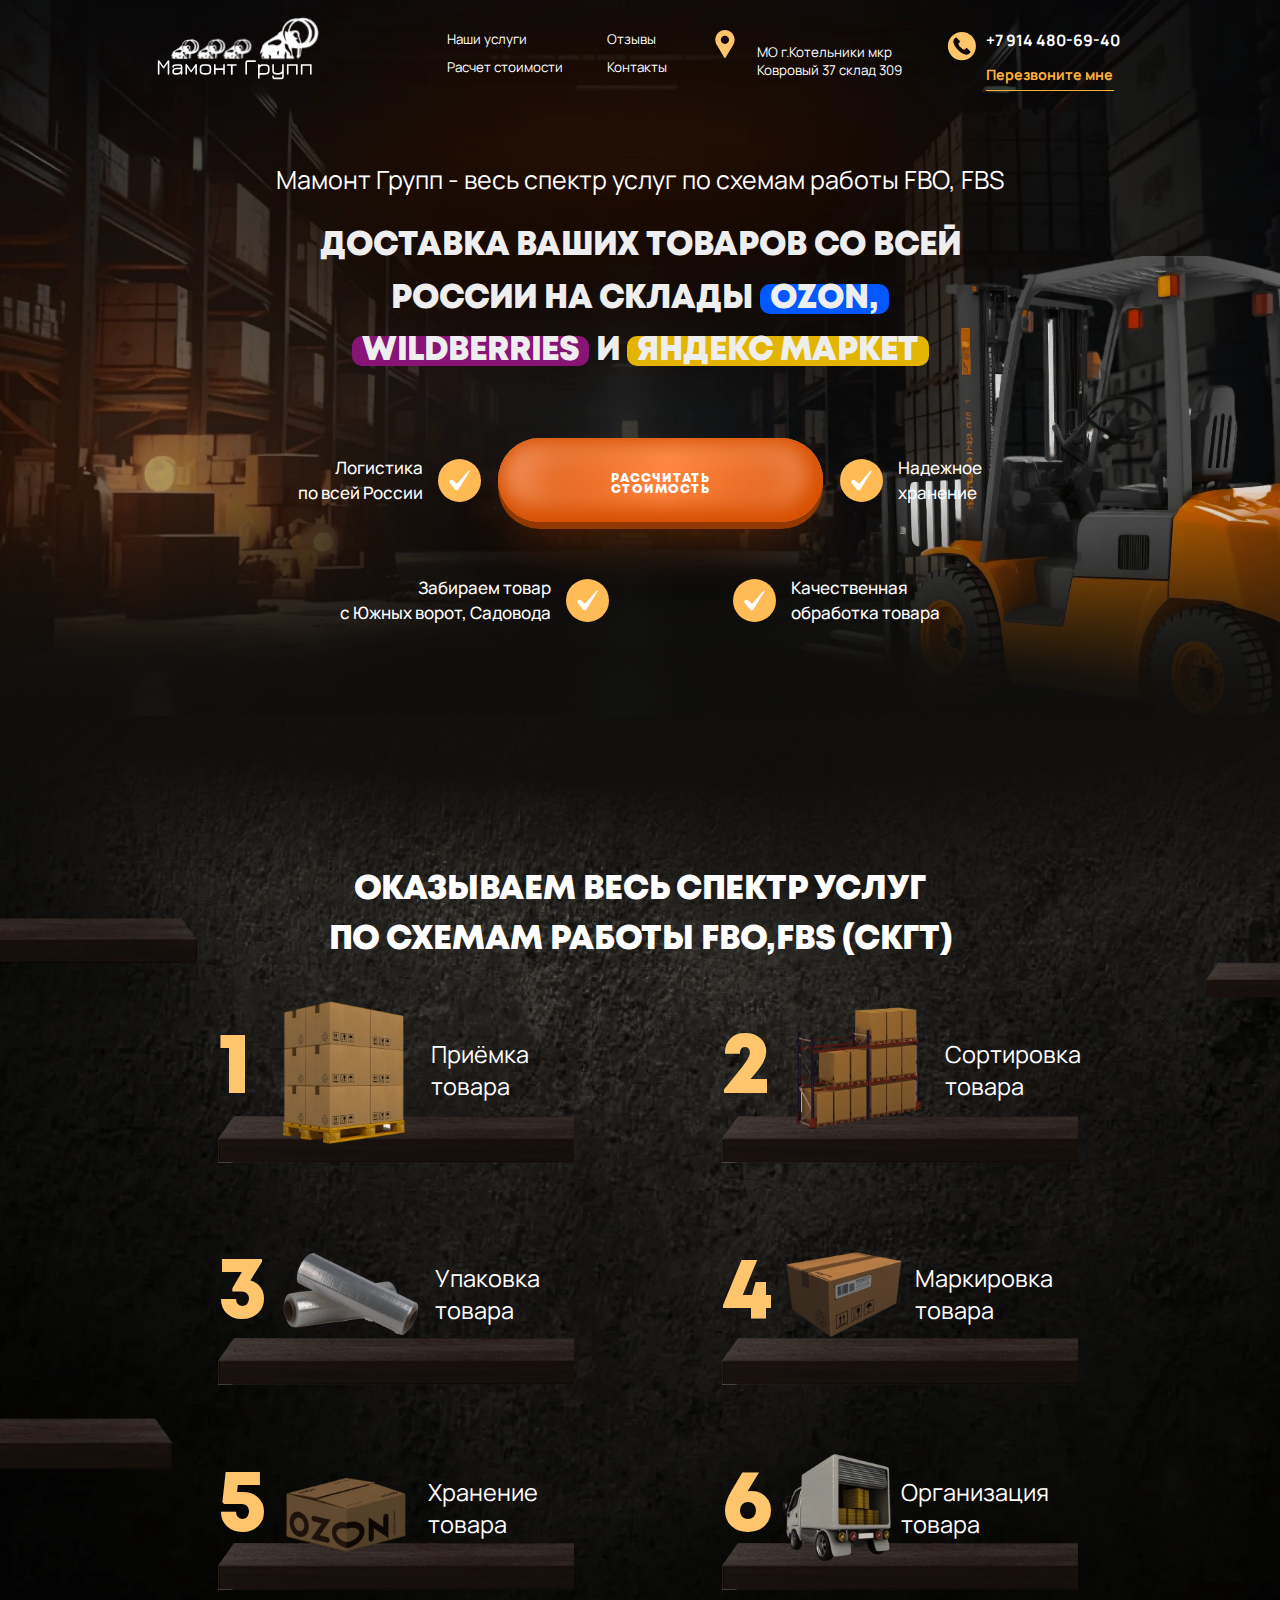
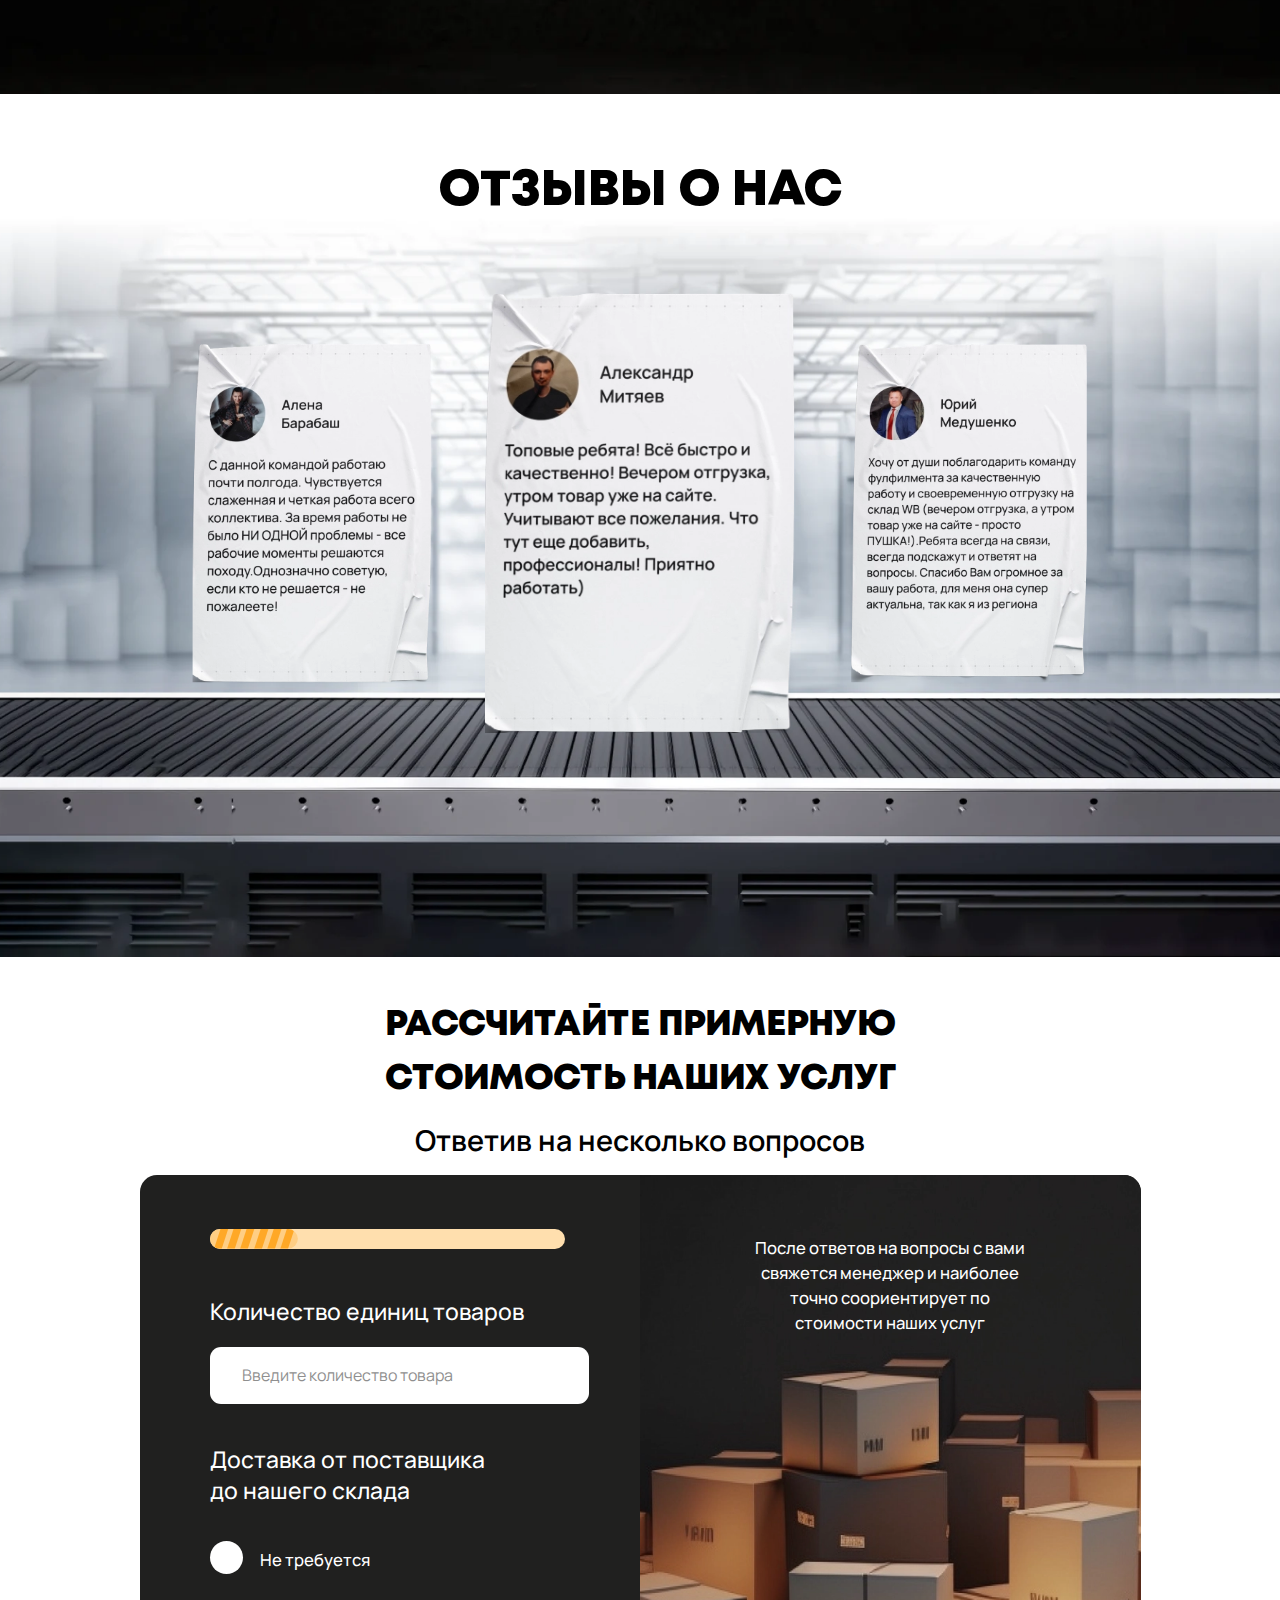
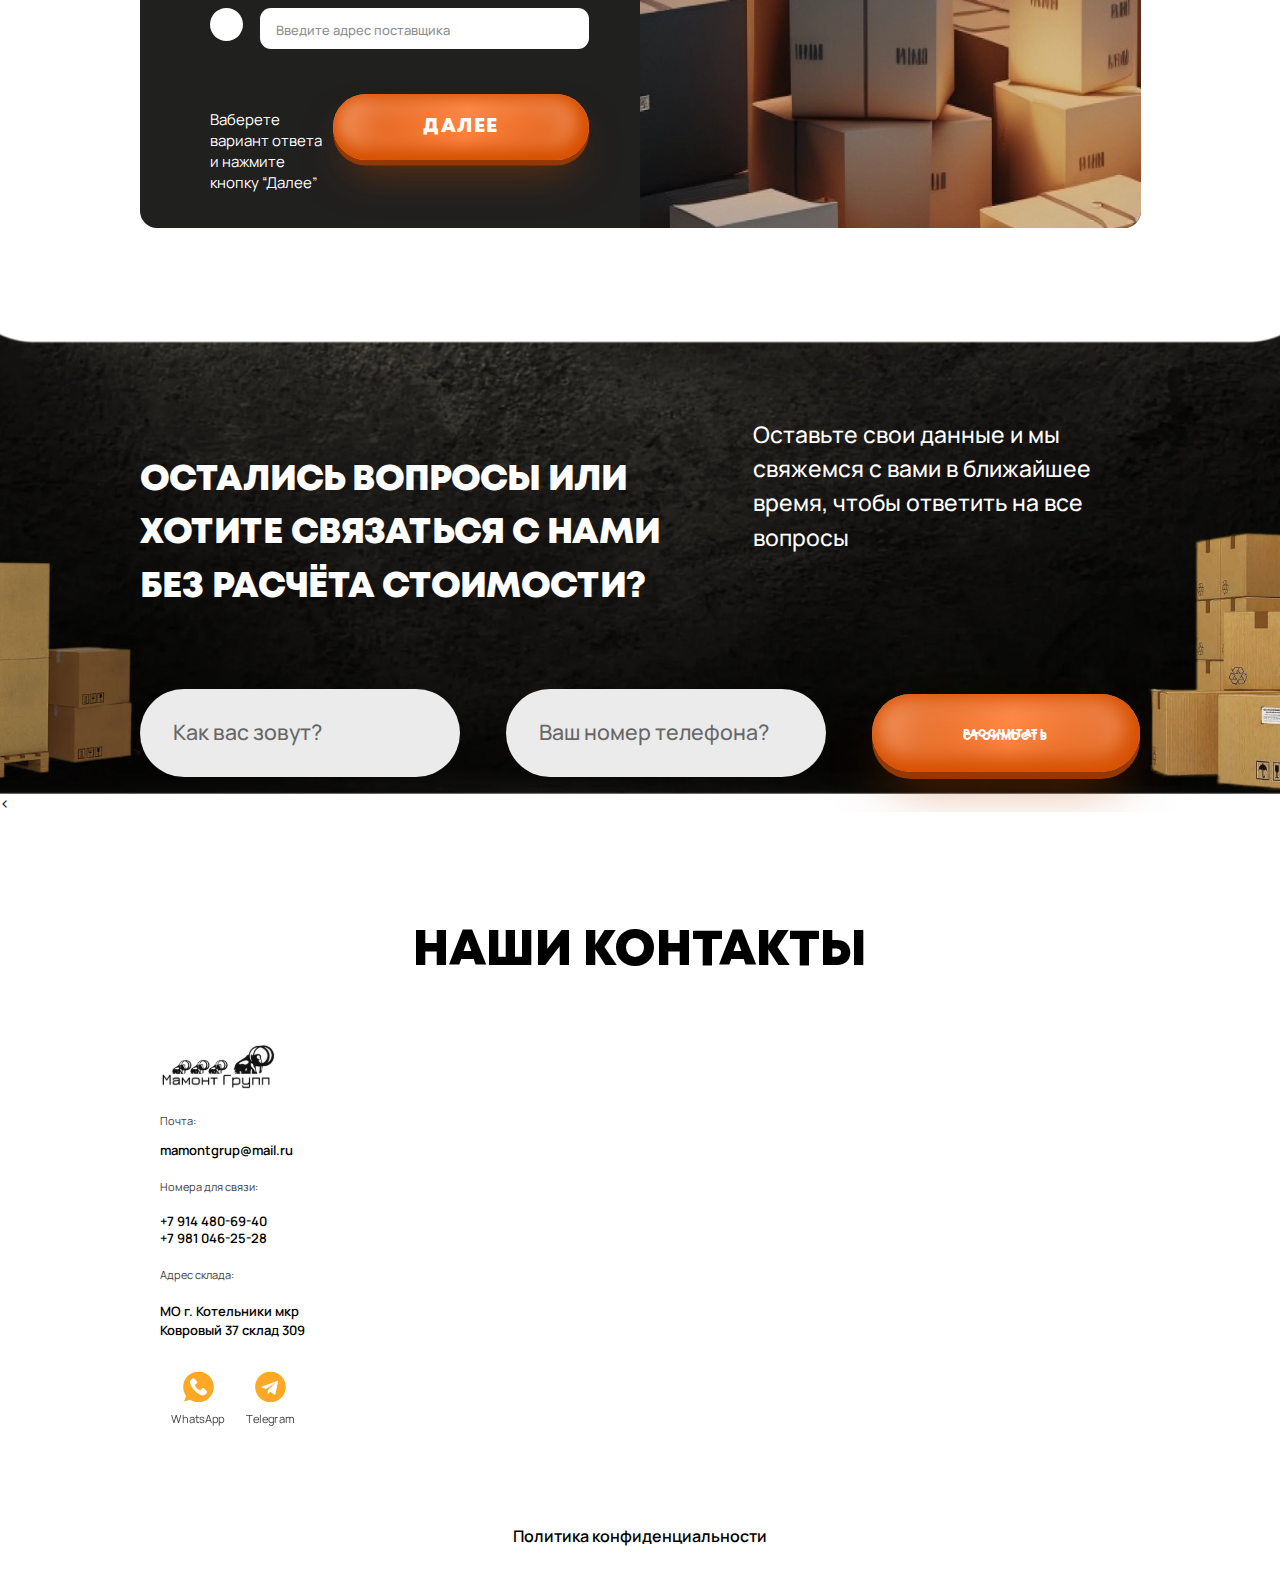
<file: index.html>
<!DOCTYPE html>
<html lang="ru">

<head>
    <meta charset="UTF-8">
    <meta name="viewport" content="width=device-width, initial-scale=1.0">
    <link rel="preconnect" href="https://fonts.googleapis.com">
    <link rel="preconnect" href="https://fonts.gstatic.com" crossorigin>
    <link href="https://fonts.googleapis.com/css2?family=Manrope:wght@400;500;600;700&display=swap" rel="stylesheet">
    <link rel="stylesheet" href="assets/css/normalize.css">
    <link rel="stylesheet" href="assets/css/owl.carousel.min.css">
    <link rel="stylesheet" href="assets/css/owl.theme.default.min.css">
    <link rel="stylesheet" href="assets/css/styles.css">
    <title>Мамонт Групп - весь спектр услуг по схемам работы FBO, FBS</title>
</head>

<body>

    <!--==================== HEADER ====================-->
    <header class="header" id="header">
        <div class="header__wrapper container">
            <a href="/" class="header__logo">
                <img src="assets/img/logo.svg" alt="Логотип">
            </a>
            <nav class="header__nav">
                <ul class="header__ul">
                    <li class="header__list">
                        <a href="#advantages" class="header__link">Наши услуги</a>
                        <a href="#calculator" class="header__link">Расчет стоимости</a>
                    </li>
                    <!-- <li class="header__list">
                        </li> -->
                    <li class="header__list">
                        <a href="#review" class="header__link">Отзывы</a>
                        <a href="#contacts" class="header__link">Контакты</a>
                    </li>
                    <li class="header__list header__mail header__list-mb">
                        <a href="mailto:mamontgrup@mail.ru">mamontgrup@mail.ru</a>
                    </li>
                    <li class="header__list">
                        <a href="https://yandex.ru/maps/?pt=37.864528,55.657088&z=17&l=map" target="_blank"
                            class="header__link">
                            <img src="assets/img/location.svg" alt="Локация">
                            <p>
                                МО г.Котельники мкр <br>
                                Ковровый 37 склад 309
                            </p>
                        </a>
                    </li>
                    <li class="header__list header__number header__list-mb">
                        <p>Номер для связи:</p>
                        <a href="tel:+79144806940">+7 914 480-69-40</a>
                        <a href="tel:+79810462528">+7 981 046-25-28</a>
                    </li>
                    <li class="header__number header__list-mb header__social-wrapper">
                        <a href="https://wa.me/+79144806940" target="_blank" class="header__social">
                            <img src="assets/img/whats.svg" alt="Ватсапп">
                            WhatsApp
                        </a>
                        <a href="https://t.me/+79810462528" target="_blank" class="header__social">
                            <img src="assets/img/telegram.svg" alt="Телеграм">
                            Telegram
                        </a>
                    </li>

                    <li class="header__list header__list-phone">
                        <img src="assets/img/phone.svg" alt="Позвонить">
                        <div class="header__list-phonetext">
                            <a href="#" class="header__link">
                                +7 914 480-69-40
                            </a>
                            <p class="header__popup-call">
                                Перезвоните мне
                            </p>
                        </div>
                    </li>
                </ul>
            </nav>
        </div>
        <div class="header__popup-wrapper">
            <div class="header__popup-close"></div>
            <form class="header__popup">
                <p class="header__popup-title">Хотите, чтобы мы вам перезвонили?</p>
                <span class="header__popup-subtitle">Оставьте свои данные и мы перезвоним вам в скором времени </span>
                <input class="header__popup-input" type="text" placeholder="Как вас зовут?">
                <input class="header__popup-input" type="tel" name="" id="" placeholder="Ваш номер телефона?">
                <a href="form" class="home__btn header__popup-btn">Рассчитать стоимость</a>
            </form>
        </div>
        <div class="header__burger">
            <span></span>
            <span></span>
            <span></span>
            </button>
    </header>

    <!--==================== MAIN ====================-->
    <main class="main">
        <!--==================== HOME ====================-->
        <section class="home section" id="home">
            <!-- <img class="home__bg" src="assets/img/home-bg.png" alt="Фоновое изображение" > -->
            <h2 class="home__title">Мамонт Групп - весь спектр услуг по схемам работы FBO, FBS</h2>
            <h1 class="home__subtitle">Доставка ваших товаров со всей <br class="home-br"> России на склады <span
                    class="name-border ozon">OZON,</span> <br class="home-br"> <span
                    class="name-border wildberries">WILDBERRIES</span> и <span class="name-border yandex">Яндекс
                    Маркет</span></h1>
            <div class="home__content">
                <p class="home__content-text">
                    Логистика <br> по всей России
                    <img src="assets/img/arrow.svg" alt="Галочка">
                </p>
                <a href="form" class="home__btn">Рассчитать стоимость</a>
                <p class="home__content-text">
                    <img src="assets/img/arrow.svg" alt="Галочка">
                    Надежное <br> хранение
                </p>
                <p class="home__content-text">
                    Забираем товар <br> с Южных ворот, Садовода
                    <img src="assets/img/arrow.svg" alt="Галочка">
                </p>
                <p class="home__content-text">
                    <img src="assets/img/arrow.svg" alt="Галочка">
                    Качественная <br> обработка товара
                </p>
            </div>
        </section>
        <section class="advanteges" id="advantages">
            <div class="container">
                <div class="advanteges-wrapper">
                    <h2 class="advantages__title">Оказываем весь спектр услуг <br>
                        по схемам работы FBO,FBS (СКГТ)
                    </h2>
                    <div class="advantages__items">

                        <div class="advantages__item">
                            <span class="advantages__item-number">1</span>
                            <img class="advantages__item-img" src="assets/img/webp/a1.webp" alt="Приемка товара">
                            <p class="advantages__item-text">Приёмка <br> товара</p>
                        </div>

                        <div class="advantages__item">
                            <span class="advantages__item-number">2</span>
                            <img class="advantages__item-img" src="assets/img/webp/a2.webp" alt="Сортировка товара">
                            <p class="advantages__item-text">Сортировка <br> товара</p>
                        </div>

                        <div class="advantages__item">
                            <span class="advantages__item-number">3</span>
                            <img class="advantages__item-img" src="assets/img/webp/a3.webp" alt="Упаковка товара">
                            <p class="advantages__item-text">Упаковка <br> товара</p>
                        </div>

                        <div class="advantages__item">
                            <span class="advantages__item-number">4</span>
                            <img class="advantages__item-img" src="assets/img/webp/a4.webp" alt="Маркировка товара">
                            <p class="advantages__item-text">Маркировка <br> товара</p>
                        </div>

                        <div class="advantages__item">
                            <span class="advantages__item-number">5</span>
                            <img class="advantages__item-img" src="assets/img/webp/a5.webp" alt="Хранение товара">
                            <p class="advantages__item-text">Хранение <br> товара</p>
                        </div>

                        <div class="advantages__item">
                            <span class="advantages__item-number">6</span>
                            <img class="advantages__item-img" src="assets/img/webp/a6.webp" alt="Организация товара">
                            <p class="advantages__item-text">Организация <br> товара</p>
                        </div>
                    </div>
                </div>
            </div>
        </section>

        <!-- =================== REVIEW ================ -->
        <section class="review" id="review">
            <div class="container">
                <h2 class="review__title">Отзывы о нас</h2>

                <div class="cards">
                    <div class="owl-wrapper">
                        <div class="loop owl-carousel owl-theme">
                            <article class="card">
                                <img class="card__img" src="assets/img/webp/r1.webp">
                            </article>

                            <article class="card">
                                <img class="card__img" src="assets/img/webp/r2.webp">
                            </article>

                            <article class="card">
                                <img class="card__img" src="assets/img/webp/r3.webp">
                            </article>
                            <article class="card">
                                <img class="card__img" src="assets/img/webp/r4.webp">
                            </article>

                            <article class="card">
                                <img class="card__img" src="assets/img/webp/r5.webp">
                            </article>
                        </div>
                    </div>
                </div>
            </div>
        </section>

        <section class="calculate" id="calculator">
            <div class="container">
                <h2 class="calculate__title">РАССЧИТАЙТЕ ПРИМЕРНУЮ СТОИМОСТЬ НАШИХ УСЛУГ</h2>
                <p class="calculate__subtitle">Ответив на несколько вопросов</p>
                <div class="calculate__wrapper">
                    <form class="calculate__form form">
                        <div class="form__progress-wrapper">
                            <div class="form__progress">
                                <picture>
                                    <img class="progress-inner p1 visible" src="assets/img/p1.svg" alt="Прогресс">
                                    <img class="progress-inner p2" src="assets/img/p2.svg" alt="Прогресс">
                                    <img class="progress-inner p3" src="assets/img/p3.svg" alt="Прогресс">
                                    <img class="progress-inner p4" src="assets/img/p4.svg" alt="Прогресс">
                                </picture>
                            </div>
                            <p class="form__progress-text"></p>
                        </div>
                        <div class="calculate__content-first content__first  form-content visible">
                            <div class="content__first-sum">
                                <p>Количество единиц товаров</p>
                                <input class="form-input content__first-input" type="text" name="" id="" required
                                    placeholder="Введите количество товара">
                            </div>
                            <div class="content-first-deliver">
                                <p>Доставка от поставщика до нашего склада</p>
                                <div class="deliver-label" for="deliver-address">
                                    <input class="deliver-checkbox visually-hidden" type="radio" name="deliver-address"
                                        id="deliver-address">
                                    <label for="deliver-address" class="deliver-address">Не требуется</label>
                                </div>
                                <div class="deliver-label" for="deliver-address-input">
                                    <input class="deliver-checkbox visually-hidden" type="radio" name="deliver-address"
                                        id="deliver-address-input">
                                    <label for="deliver-address-input" class="deliver-address">
                                        <input class="form-input deliver-input deliver-address-input" type="text"
                                            placeholder="Введите адрес поставщика" id="deliver-address-input">
                                    </label>
                                </div>
                            </div>
                        </div>
                        <div class="calculate__content-second content__second form-content">
                            <p>Услуги по упаковке товара</p>
                            <div class="content__second-inputs">
                                <div class="checkbox-wrapper">
                                    <input class="checkbox visually-hidden" type="checkbox" id="checkbox-1" checked>
                                    <label class="checkbox-label" for="checkbox-1">Сортировка товара (цвет,
                                        размер)</label>
                                </div>
                                <div class="checkbox-wrapper">
                                    <input class="checkbox visually-hidden" type="checkbox" id="checkbox-2">
                                    <label class="checkbox-label" for="checkbox-2">Маркировка согласно требованиям
                                        маркетплейса «одинарная»</label>
                                </div>
                                <div class="checkbox-wrapper">
                                    <input class="checkbox visually-hidden" type="checkbox" id="checkbox-3">
                                    <label class="checkbox-label" for="checkbox-3">Маркировка согласно требованиям
                                        маркетплейса «двойная»</label>
                                </div>
                                <div class="checkbox-wrapper">
                                    <input class="checkbox visually-hidden" type="checkbox" id="checkbox-4">
                                    <label class="checkbox-label" for="checkbox-4">Работа с бирками (навес, пристрел,
                                        снятие)</label>
                                </div>
                                <div class="checkbox-wrapper">
                                    <input class="checkbox visually-hidden" type="checkbox" id="checkbox-5">
                                    <label class="checkbox-label" for="checkbox-5">Проверка товара на брак</label>
                                </div>
                                <div class="checkbox-wrapper">
                                    <input class="checkbox visually-hidden" type="checkbox" id="checkbox-6">
                                    <label class="checkbox-label" for="checkbox-6">Упаковка для товара (пакет, пупырка,
                                        коробка и т.д.)</label>
                                </div>
                                <div class="checkbox-wrapper">
                                    <input class="checkbox visually-hidden" type="checkbox" id="checkbox-7">
                                    <label class="checkbox-label" for="checkbox-7">Вложение промо-материалов в упаковку
                                        (визитка, подарок и т.д.)</label>
                                </div>
                            </div>
                        </div>
                        <div class="calculate__content-third content__third form-content">
                            <p>Услуги по логистике товара на склад маркетплейса:</p>
                            <div class="content__second-inputs">
                                <div class="checkbox-wrapper">
                                    <input class="checkbox visually-hidden" type="checkbox" id="checkbox-8" checked>
                                    <label class="checkbox-label" for="checkbox-8">Доставка на склад до 1м3 <br> (до 10
                                        коробок 60х40х40 см)</label>
                                </div>
                                <div class="checkbox-wrapper">
                                    <input class="checkbox visually-hidden" type="checkbox" id="checkbox-9">
                                    <label class="checkbox-label" for="checkbox-9">Доставка на склад более 1м3 <br> (до
                                        20 коробок 60х40х40 см)</label>
                                </div>
                                <div class="checkbox-wrapper">
                                    <input class="checkbox visually-hidden" type="checkbox" id="checkbox-10">
                                    <label class="checkbox-label" for="checkbox-10">Паллет для отгрузки (1 шт).</label>
                                </div>
                                <div class="checkbox-wrapper">
                                    <input class="checkbox visually-hidden" type="checkbox" id="checkbox-11">
                                    <label class="checkbox-label" for="checkbox-11">Формирование паллетной отгрузки (1
                                        шт.)</label>
                                </div>
                            </div>
                        </div>
                        <div class="calculate__content-four content__four form-content">
                            <p>Дополнительные услуги</p>
                            <div class="content__second-inputs">
                                <div class="checkbox-wrapper">
                                    <input class="checkbox visually-hidden" type="checkbox" id="checkbox-12" checked>
                                    <label class="checkbox-label" for="checkbox-12">Государственная регистрация и
                                        сертификация</label>
                                </div>
                                <div class="checkbox-wrapper">
                                    <input class="checkbox visually-hidden" type="checkbox" id="checkbox-13">
                                    <label class="checkbox-label" for="checkbox-13">Регистрация ТЗ (нейминг, бренд),
                                        защита интеллектуальной собственности</label>
                                </div>
                                <div class="checkbox-wrapper">
                                    <input class="checkbox visually-hidden" type="checkbox" id="checkbox-14">
                                    <label class="checkbox-label" for="checkbox-14">Фотосессия (модельная, стрит,
                                        предметная)</label>
                                </div>
                            </div>
                        </div>
                        <div class="calculate__content-five content__five form-content">
                            <p>Предварительная стоимость:</p>
                            <span>*в стоимость не учтены: разгрузочно- <br> погрузочные работы, гофрокороба, <br>
                                паллеты для отгрузки на склад</span>
                            <div class="content__five-form">
                                <input class="header__popup-input" type="text" placeholder="Как вас зовут?">
                                <input class="header__popup-input" type="tel" name="" id=""
                                    placeholder="Ваш номер телефона?">
                                <a href="form" class="home__btn header__popup-btn finish-btn">Отправить заявку</a>
                            </div>
                        </div>
                        <div class="calculate__form-btns">
                            <p>Ваберете вариант ответа и нажмите кнопку “Далее”</p>
                            <button class="calculate-btn">Далее</button>
                        </div>
                    </form>
                    <div class="calculate__img">
                        <p class="calculate__img-text">После ответов на вопросы с вами свяжется менеджер и наиболее
                            точно соориентирует по стоимости наших услуг</p>
                        <img src="assets/img/webp/calculate-bg.webp" alt="Калькулятор">
                    </div>
                </div>
            </div>
        </section>

        <section class="qa">
            <div class="container">
                <div class="qa__wrapper">
                    <div class="qa__text">
                        <p class="qa__title">Остались вопросы или хотите связаться с нами без расчёта стоимости?</p>
                        <span class="qa__subtitle">Оставьте свои данные и мы свяжемся с вами в ближайшее время, чтобы
                            ответить на все вопросы</span>
                    </div>
                    <form class="qa__form">
                        <input class="header__popup-input" type="text" placeholder="Как вас зовут?">
                        <input class="header__popup-input" type="tel" name="" id="" placeholder="Ваш номер телефона?">
                        <a href="form" class="home__btn header__popup-btn">Рассчитать стоимость</a>
                    </form>
                </div>
            </div>
        </section>

        < </main>

            <!--==================== FOOTER ====================-->
            <footer class="contacts section" id="contacts">
                <div class="container">
                    <h2 class="contacts__title">наши контакты</h2>
                    <div class="contacts__wrapper">
                        <div class="contacts__content">
                            <div class="contacts__logo">
                                <img src="assets/img/contacts-logo.svg" alt="Лого">
                            </div>
                            <div class="contacts__email">
                                <p>Почта:</p>
                                <a class="contacts__link" href="mailto:mamontgrup@mail.ru">mamontgrup@mail.ru</a>
                            </div>
                            <div class="contacts__phone">
                                <p>Номера для связи:</p>
                                <a class="contacts__link" href="tel:+79144806940">+7 914 480-69-40</a>
                                <a class="contacts__link" href="tel:+79810462528">+7 981 046-25-28</a>
                            </div>
                            <div class="contacts__location">
                                <p>Адрес склада:</p>
                                <a class="contacts__link"
                                    href="https://yandex.ru/maps/?pt=37.864528,55.657088&z=17&l=map" target="_blank">МО
                                    г. Котельники мкр <br> Ковровый 37 склад 309</a>
                            </div>
                            <div class="contacts__social">
                                <a href="https://wa.me/+79144806940" target="_blank" class="contats__social-whats">
                                    <img src="assets/img/whats.svg" alt="Ватсапп">
                                    WhatsApp
                                </a>
                                <a href="https://t.me/+79810462528" target="_blank" class="contats__social-whats">
                                    <img src="assets/img/telegram.svg" alt="Телеграм">
                                    Telegram
                                </a>
                            </div>
                        </div>
                        <div class="contacts__map" id="contacts__map">

                        </div>
                    </div>
                </div>
                <div class="contacts__bottom">
                    <a href="confidencial.html" class="contacts__confidencial"> Политика конфиденциальности</a>
                </div>
            </footer>
            <script src="assets/js/jquery.min.js"></script>
            <script src="assets/js/owl.carousel.min.js"></script>
            <script src="https://api-maps.yandex.ru/2.1/?apikey=ваш API-ключ&lang=ru_RU"></script>
            <script src="https://cdn.jsdelivr.net/npm/swiper@9/swiper-bundle.min.js"></script>
            <script src="assets/js/main.js"></script>
</body>

</html>
</file>
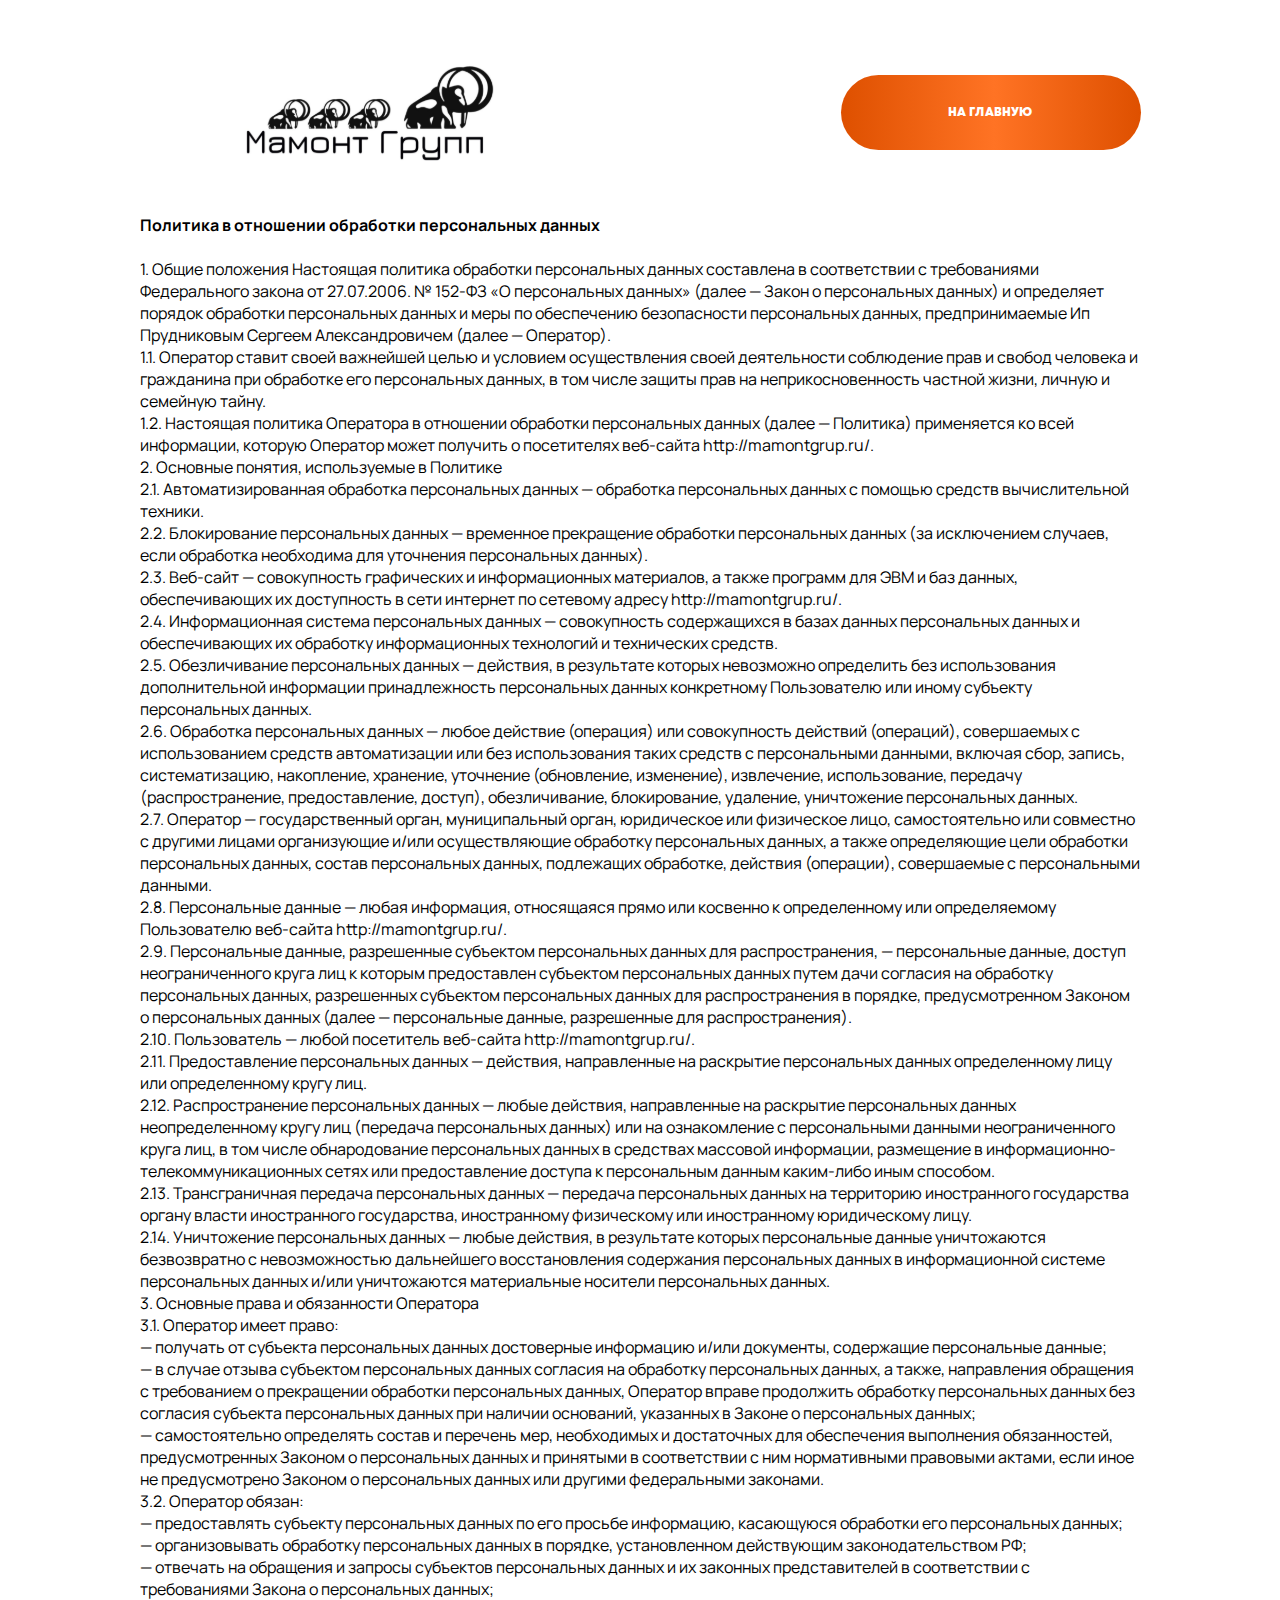
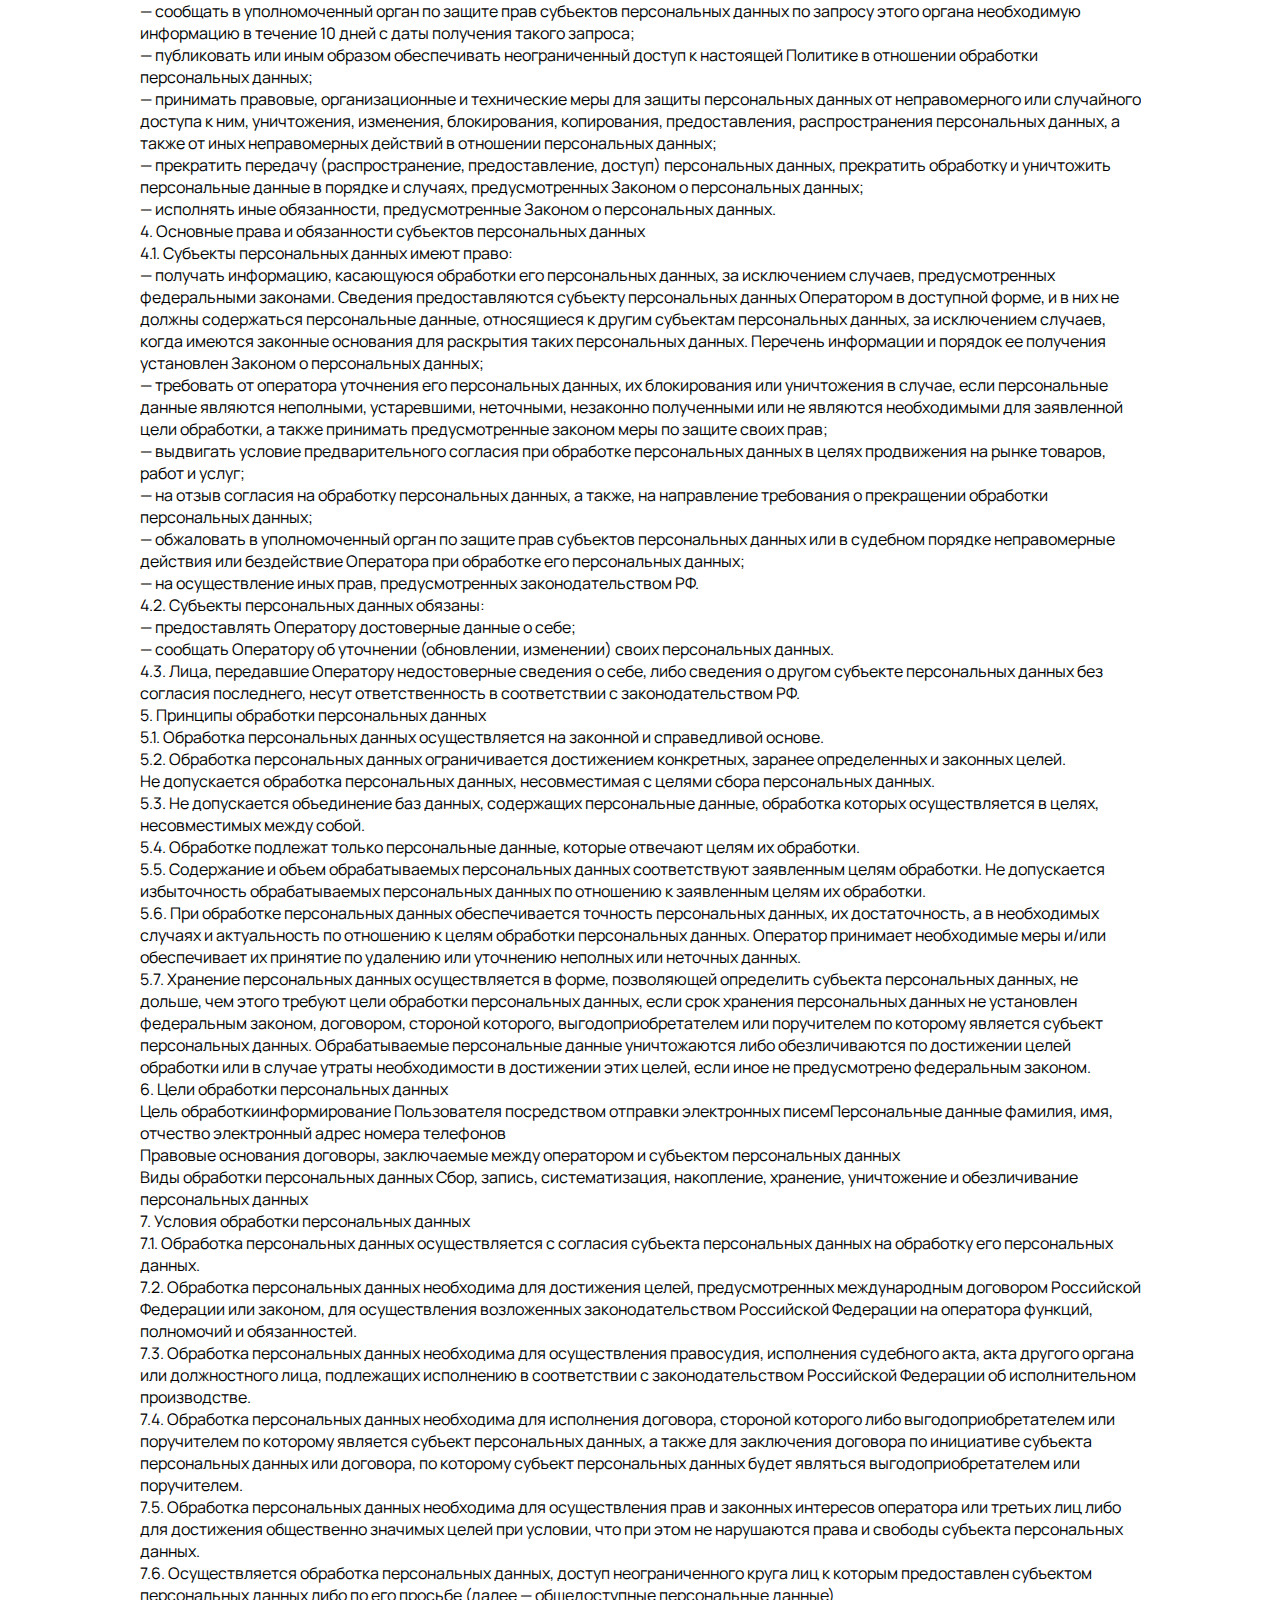
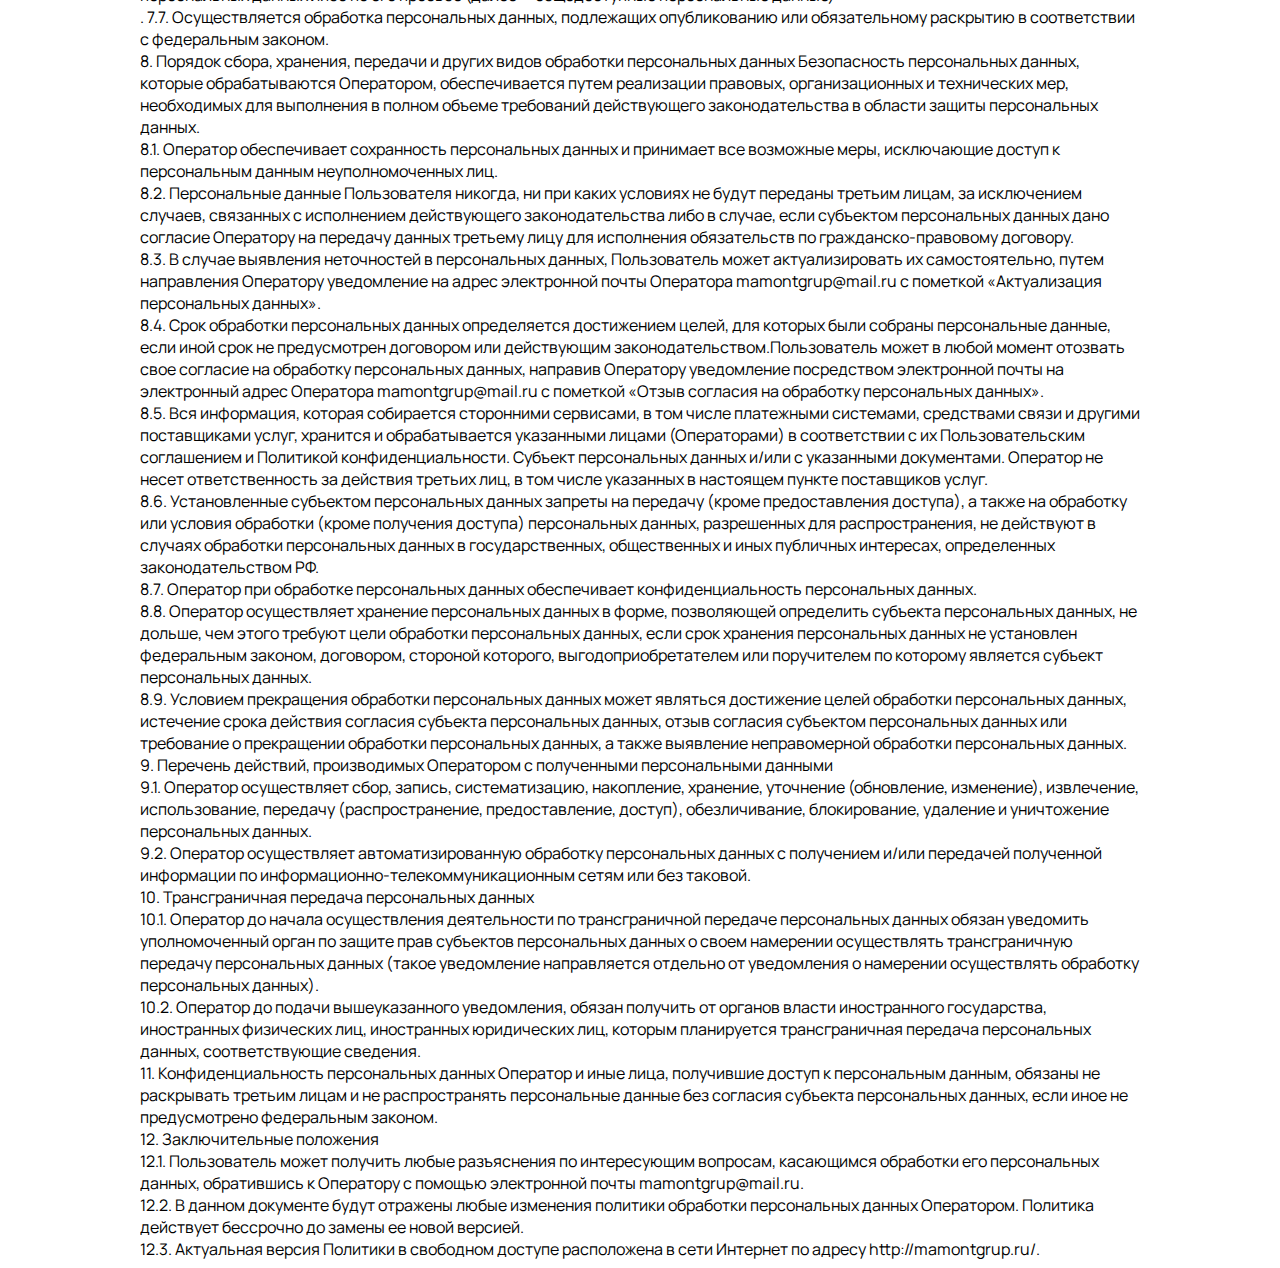
<file: confidencial.html>
<!DOCTYPE html>
<html lang="ru">

<head>
  <meta charset="UTF-8">
  <meta name="viewport" content="width=device-width, initial-scale=1.0">
  <link rel="preconnect" href="https://fonts.googleapis.com">
  <link rel="preconnect" href="https://fonts.gstatic.com" crossorigin>
  <link href="https://fonts.googleapis.com/css2?family=Manrope:wght@400;500;600;700&display=swap" rel="stylesheet">
  <link rel="stylesheet" href="https://cdn.jsdelivr.net/npm/swiper@9/swiper-bundle.min.css" />
  <link rel="stylesheet" href="assets/css/owl.carousel.min.css">
  <!-- <link rel="stylesheet" href="assets/css/owl.theme.default.min.css"> -->
  <link rel="stylesheet" href="assets/css/styles.css">
  <title>Мамонт Групп - весь спектр услуг по схемам работы FBO, FBS</title>
</head>

<body>
  <div class="container">
    <header class="header_c">
      <a href="index.html" class="header__logo">
        <img src="assets/img/contacts-logo.svg" alt="Логотип">
      </a>
      <a href="index.html" class="header_c__btn">На главную</a>
    </header>
    <main class="main">
      <b>Политика в отношении обработки персональных данных</b>
      <br>
      <br>
      1. Общие положения
      Настоящая политика обработки персональных данных составлена в соответствии с требованиями Федерального закона от
      27.07.2006. № 152-ФЗ «О персональных данных» (далее — Закон о персональных данных) и определяет порядок обработки
      персональных данных и меры по обеспечению безопасности персональных данных, предпринимаемые Ип Прудниковым Сергеем
      Александровичем (далее — Оператор). <br>
      1.1. Оператор ставит своей важнейшей целью и условием осуществления своей деятельности соблюдение прав и свобод
      человека
      и гражданина при обработке его персональных данных, в том числе защиты прав на неприкосновенность частной жизни,
      личную
      и семейную тайну. <br>
      1.2. Настоящая политика Оператора в отношении обработки персональных данных (далее — Политика) применяется ко всей
      информации, которую Оператор может получить о посетителях веб-сайта http://mamontgrup.ru/.
      <br>
      2. Основные понятия, используемые в Политике <br>
      2.1. Автоматизированная обработка персональных данных — обработка персональных данных с помощью средств
      вычислительной <br>
      техники. <br>
      2.2. Блокирование персональных данных — временное прекращение обработки персональных данных (за исключением
      случаев,
      если обработка необходима для уточнения персональных данных). <br>
      2.3. Веб-сайт — совокупность графических и информационных материалов, а также программ для ЭВМ и баз данных,
      обеспечивающих их доступность в сети интернет по сетевому адресу http://mamontgrup.ru/. <br>
      2.4. Информационная система персональных данных — совокупность содержащихся в базах данных персональных данных и
      обеспечивающих их обработку информационных технологий и технических средств. <br>
      2.5. Обезличивание персональных данных — действия, в результате которых невозможно определить без использования
      дополнительной информации принадлежность персональных данных конкретному Пользователю или иному субъекту
      персональных
      данных. <br>
      2.6. Обработка персональных данных — любое действие (операция) или совокупность действий (операций), совершаемых с
      использованием средств автоматизации или без использования таких средств с персональными данными, включая сбор,
      запись,
      систематизацию, накопление, хранение, уточнение (обновление, изменение), извлечение, использование, передачу
      (распространение, предоставление, доступ), обезличивание, блокирование, удаление, уничтожение персональных данных.
      <br>
      2.7. Оператор — государственный орган, муниципальный орган, юридическое или физическое лицо, самостоятельно или
      совместно с другими лицами организующие и/или осуществляющие обработку персональных данных, а также определяющие
      цели
      обработки персональных данных, состав персональных данных, подлежащих обработке, действия (операции), совершаемые
      с
      персональными данными. <br>
      2.8. Персональные данные — любая информация, относящаяся прямо или косвенно к определенному или определяемому
      Пользователю веб-сайта http://mamontgrup.ru/. <br>
      2.9. Персональные данные, разрешенные субъектом персональных данных для распространения, — персональные данные,
      доступ
      неограниченного круга лиц к которым предоставлен субъектом персональных данных путем дачи согласия на обработку
      персональных данных, разрешенных субъектом персональных данных для распространения в порядке, предусмотренном
      Законом о
      персональных данных (далее — персональные данные, разрешенные для распространения). <br>
      2.10. Пользователь — любой посетитель веб-сайта http://mamontgrup.ru/. <br>
      2.11. Предоставление персональных данных — действия, направленные на раскрытие персональных данных определенному
      лицу
      или определенному кругу лиц. <br>
      2.12. Распространение персональных данных — любые действия, направленные на раскрытие персональных данных
      неопределенному кругу лиц (передача персональных данных) или на ознакомление с персональными данными
      неограниченного
      круга лиц, в том числе обнародование персональных данных в средствах массовой информации, размещение в
      информационно-телекоммуникационных сетях или предоставление доступа к персональным данным каким-либо иным
      способом. <br>
      2.13. Трансграничная передача персональных данных — передача персональных данных на территорию иностранного
      государства
      органу власти иностранного государства, иностранному физическому или иностранному юридическому лицу. <br>
      2.14. Уничтожение персональных данных — любые действия, в результате которых персональные данные уничтожаются
      безвозвратно с невозможностью дальнейшего восстановления содержания персональных данных в информационной системе
      персональных данных и/или уничтожаются материальные носители персональных данных.
      <br>
      3. Основные права и обязанности Оператора <br>
      3.1. Оператор имеет право: <br>
      — получать от субъекта персональных данных достоверные информацию и/или документы, содержащие персональные данные;
      <br>
      — в случае отзыва субъектом персональных данных согласия на обработку персональных данных, а также, направления
      обращения с требованием о прекращении обработки персональных данных, Оператор вправе продолжить обработку
      персональных
      данных без согласия субъекта персональных данных при наличии оснований, указанных в Законе о персональных данных;
      <br>
      — самостоятельно определять состав и перечень мер, необходимых и достаточных для обеспечения выполнения
      обязанностей,
      предусмотренных Законом о персональных данных и принятыми в соответствии с ним нормативными правовыми актами, если
      иное
      не предусмотрено Законом о персональных данных или другими федеральными законами. <br>
      3.2. Оператор обязан: <br>
      — предоставлять субъекту персональных данных по его просьбе информацию, касающуюся обработки его персональных
      данных; <br>
      — организовывать обработку персональных данных в порядке, установленном действующим законодательством РФ; <br>
      — отвечать на обращения и запросы субъектов персональных данных и их законных представителей в соответствии с
      требованиями Закона о персональных данных; <br>
      — сообщать в уполномоченный орган по защите прав субъектов персональных данных по запросу этого органа необходимую
      информацию в течение 10 дней с даты получения такого запроса; <br>
      — публиковать или иным образом обеспечивать неограниченный доступ к настоящей Политике в отношении обработки
      персональных данных; <br>
      — принимать правовые, организационные и технические меры для защиты персональных данных от неправомерного или
      случайного
      доступа к ним, уничтожения, изменения, блокирования, копирования, предоставления, распространения персональных
      данных, а
      также от иных неправомерных действий в отношении персональных данных; <br>
      — прекратить передачу (распространение, предоставление, доступ) персональных данных, прекратить обработку и
      уничтожить
      персональные данные в порядке и случаях, предусмотренных Законом о персональных данных; <br>
      — исполнять иные обязанности, предусмотренные Законом о персональных данных.
      <br>
      4. Основные права и обязанности субъектов персональных данных <br>
      4.1. Субъекты персональных данных имеют право: <br>
      — получать информацию, касающуюся обработки его персональных данных, за исключением случаев, предусмотренных
      федеральными законами. Сведения предоставляются субъекту персональных данных Оператором в доступной форме, и в них
      не
      должны содержаться персональные данные, относящиеся к другим субъектам персональных данных, за исключением
      случаев,
      когда имеются законные основания для раскрытия таких персональных данных. Перечень информации и порядок ее
      получения
      установлен Законом о персональных данных; <br>
      — требовать от оператора уточнения его персональных данных, их блокирования или уничтожения в случае, если
      персональные
      данные являются неполными, устаревшими, неточными, незаконно полученными или не являются необходимыми для
      заявленной
      цели обработки, а также принимать предусмотренные законом меры по защите своих прав; <br>
      — выдвигать условие предварительного согласия при обработке персональных данных в целях продвижения на рынке
      товаров,
      работ и услуг; <br>
      — на отзыв согласия на обработку персональных данных, а также, на направление требования о прекращении обработки
      персональных данных; <br>
      — обжаловать в уполномоченный орган по защите прав субъектов персональных данных или в судебном порядке
      неправомерные
      действия или бездействие Оператора при обработке его персональных данных; <br>
      — на осуществление иных прав, предусмотренных законодательством РФ. <br>
      4.2. Субъекты персональных данных обязаны: <br>
      — предоставлять Оператору достоверные данные о себе; <br>
      — сообщать Оператору об уточнении (обновлении, изменении) своих персональных данных. <br>
      4.3. Лица, передавшие Оператору недостоверные сведения о себе, либо сведения о другом субъекте персональных данных
      без <br>
      согласия последнего, несут ответственность в соответствии с законодательством РФ.
      <br>
      5. Принципы обработки персональных данных <br>
      5.1. Обработка персональных данных осуществляется на законной и справедливой основе. <br>
      5.2. Обработка персональных данных ограничивается достижением конкретных, заранее определенных и законных целей.
      <br>
      Не
      допускается обработка персональных данных, несовместимая с целями сбора персональных данных. <br>
      5.3. Не допускается объединение баз данных, содержащих персональные данные, обработка которых осуществляется в
      целях,
      несовместимых между собой. <br>
      5.4. Обработке подлежат только персональные данные, которые отвечают целям их обработки. <br>
      5.5. Содержание и объем обрабатываемых персональных данных соответствуют заявленным целям обработки. Не
      допускается
      избыточность обрабатываемых персональных данных по отношению к заявленным целям их обработки. <br>
      5.6. При обработке персональных данных обеспечивается точность персональных данных, их достаточность, а в
      необходимых
      случаях и актуальность по отношению к целям обработки персональных данных. Оператор принимает необходимые меры
      и/или
      обеспечивает их принятие по удалению или уточнению неполных или неточных данных. <br>
      5.7. Хранение персональных данных осуществляется в форме, позволяющей определить субъекта персональных данных, не
      дольше, чем этого требуют цели обработки персональных данных, если срок хранения персональных данных не установлен
      федеральным законом, договором, стороной которого, выгодоприобретателем или поручителем по которому является
      субъект
      персональных данных. Обрабатываемые персональные данные уничтожаются либо обезличиваются по достижении целей
      обработки
      или в случае утраты необходимости в достижении этих целей, если иное не предусмотрено федеральным законом.
      <br>
      6. Цели обработки персональных данных <br>
      Цель обработкиинформирование Пользователя посредством отправки электронных писемПерсональные данные
      фамилия, имя, отчество
      электронный адрес
      номера телефонов <br>
      Правовые основания
      договоры, заключаемые между оператором и субъектом персональных данных <br>
      Виды обработки персональных данных
      Сбор, запись, систематизация, накопление, хранение, уничтожение и обезличивание персональных данных
      <br>
      7. Условия обработки персональных данных <br>
      7.1. Обработка персональных данных осуществляется с согласия субъекта персональных данных на обработку его
      персональных
      данных. <br>
      7.2. Обработка персональных данных необходима для достижения целей, предусмотренных международным договором
      Российской
      Федерации или законом, для осуществления возложенных законодательством Российской Федерации на оператора функций,
      полномочий и обязанностей. <br>
      7.3. Обработка персональных данных необходима для осуществления правосудия, исполнения судебного акта, акта
      другого
      органа или должностного лица, подлежащих исполнению в соответствии с законодательством Российской Федерации об
      исполнительном производстве. <br>
      7.4. Обработка персональных данных необходима для исполнения договора, стороной которого либо выгодоприобретателем
      или
      поручителем по которому является субъект персональных данных, а также для заключения договора по инициативе
      субъекта
      персональных данных или договора, по которому субъект персональных данных будет являться выгодоприобретателем или
      поручителем. <br>
      7.5. Обработка персональных данных необходима для осуществления прав и законных интересов оператора или третьих
      лиц
      либо
      для достижения общественно значимых целей при условии, что при этом не нарушаются права и свободы субъекта
      персональных
      данных. <br>
      7.6. Осуществляется обработка персональных данных, доступ неограниченного круга лиц к которым предоставлен
      субъектом
      персональных данных либо по его просьбе (далее — общедоступные персональные данные) <br>.
      7.7. Осуществляется обработка персональных данных, подлежащих опубликованию или обязательному раскрытию в
      соответствии с
      федеральным законом.
      <br>
      8. Порядок сбора, хранения, передачи и других видов обработки персональных данных
      Безопасность персональных данных, которые обрабатываются Оператором, обеспечивается путем реализации правовых,
      организационных и технических мер, необходимых для выполнения в полном объеме требований действующего
      законодательства в
      области защиты персональных данных. <br>
      8.1. Оператор обеспечивает сохранность персональных данных и принимает все возможные меры, исключающие доступ к
      персональным данным неуполномоченных лиц. <br>
      8.2. Персональные данные Пользователя никогда, ни при каких условиях не будут переданы третьим лицам, за
      исключением
      случаев, связанных с исполнением действующего законодательства либо в случае, если субъектом персональных данных
      дано
      согласие Оператору на передачу данных третьему лицу для исполнения обязательств по гражданско-правовому договору.
      <br>
      8.3. В случае выявления неточностей в персональных данных, Пользователь может актуализировать их самостоятельно,
      путем
      направления Оператору уведомление на адрес электронной почты Оператора mamontgrup@mail.ru с пометкой «Актуализация
      персональных данных». <br>
      8.4. Срок обработки персональных данных определяется достижением целей, для которых были собраны персональные
      данные,
      если иной срок не предусмотрен договором или действующим законодательством.Пользователь может в любой момент
      отозвать
      свое согласие на обработку персональных данных, направив Оператору уведомление посредством электронной почты на
      электронный адрес Оператора mamontgrup@mail.ru с пометкой «Отзыв согласия на обработку персональных данных». <br>
      8.5. Вся информация, которая собирается сторонними сервисами, в том числе платежными системами, средствами связи и
      другими поставщиками услуг, хранится и обрабатывается указанными лицами (Операторами) в соответствии с их
      Пользовательским соглашением и Политикой конфиденциальности. Субъект персональных данных и/или с указанными
      документами.
      Оператор не несет ответственность за действия третьих лиц, в том числе указанных в настоящем пункте поставщиков
      услуг. <br>
      8.6. Установленные субъектом персональных данных запреты на передачу (кроме предоставления доступа), а также на
      обработку или условия обработки (кроме получения доступа) персональных данных, разрешенных для распространения, не
      действуют в случаях обработки персональных данных в государственных, общественных и иных публичных интересах,
      определенных законодательством РФ. <br>
      8.7. Оператор при обработке персональных данных обеспечивает конфиденциальность персональных данных. <br>
      8.8. Оператор осуществляет хранение персональных данных в форме, позволяющей определить субъекта персональных
      данных, не
      дольше, чем этого требуют цели обработки персональных данных, если срок хранения персональных данных не установлен
      федеральным законом, договором, стороной которого, выгодоприобретателем или поручителем по которому является
      субъект
      персональных данных. <br>
      8.9. Условием прекращения обработки персональных данных может являться достижение целей обработки персональных
      данных,
      истечение срока действия согласия субъекта персональных данных, отзыв согласия субъектом персональных данных или
      требование о прекращении обработки персональных данных, а также выявление неправомерной обработки персональных
      данных. <br>

      9. Перечень действий, производимых Оператором с полученными персональными данными <br>
      9.1. Оператор осуществляет сбор, запись, систематизацию, накопление, хранение, уточнение (обновление, изменение),
      извлечение, использование, передачу (распространение, предоставление, доступ), обезличивание, блокирование,
      удаление
      и
      уничтожение персональных данных. <br>
      9.2. Оператор осуществляет автоматизированную обработку персональных данных с получением и/или передачей
      полученной
      информации по информационно-телекоммуникационным сетям или без таковой.
      <br>
      10. Трансграничная передача персональных данных <br>
      10.1. Оператор до начала осуществления деятельности по трансграничной передаче персональных данных обязан
      уведомить
      уполномоченный орган по защите прав субъектов персональных данных о своем намерении осуществлять трансграничную
      передачу
      персональных данных (такое уведомление направляется отдельно от уведомления о намерении осуществлять обработку
      персональных данных). <br>
      10.2. Оператор до подачи вышеуказанного уведомления, обязан получить от органов власти иностранного государства,
      иностранных физических лиц, иностранных юридических лиц, которым планируется трансграничная передача персональных
      данных, соответствующие сведения.
      <br>
      11. Конфиденциальность персональных данных
      Оператор и иные лица, получившие доступ к персональным данным, обязаны не раскрывать третьим лицам и не
      распространять
      персональные данные без согласия субъекта персональных данных, если иное не предусмотрено федеральным законом.
      <br>
      12. Заключительные положения <br>
      12.1. Пользователь может получить любые разъяснения по интересующим вопросам, касающимся обработки его
      персональных
      данных, обратившись к Оператору с помощью электронной почты mamontgrup@mail.ru. <br>
      12.2. В данном документе будут отражены любые изменения политики обработки персональных данных Оператором.
      Политика
      действует бессрочно до замены ее новой версией. <br>
      12.3. Актуальная версия Политики в свободном доступе расположена в сети Интернет по адресу http://mamontgrup.ru/.
    </main>
  </div>
</body>

</html>
</file>
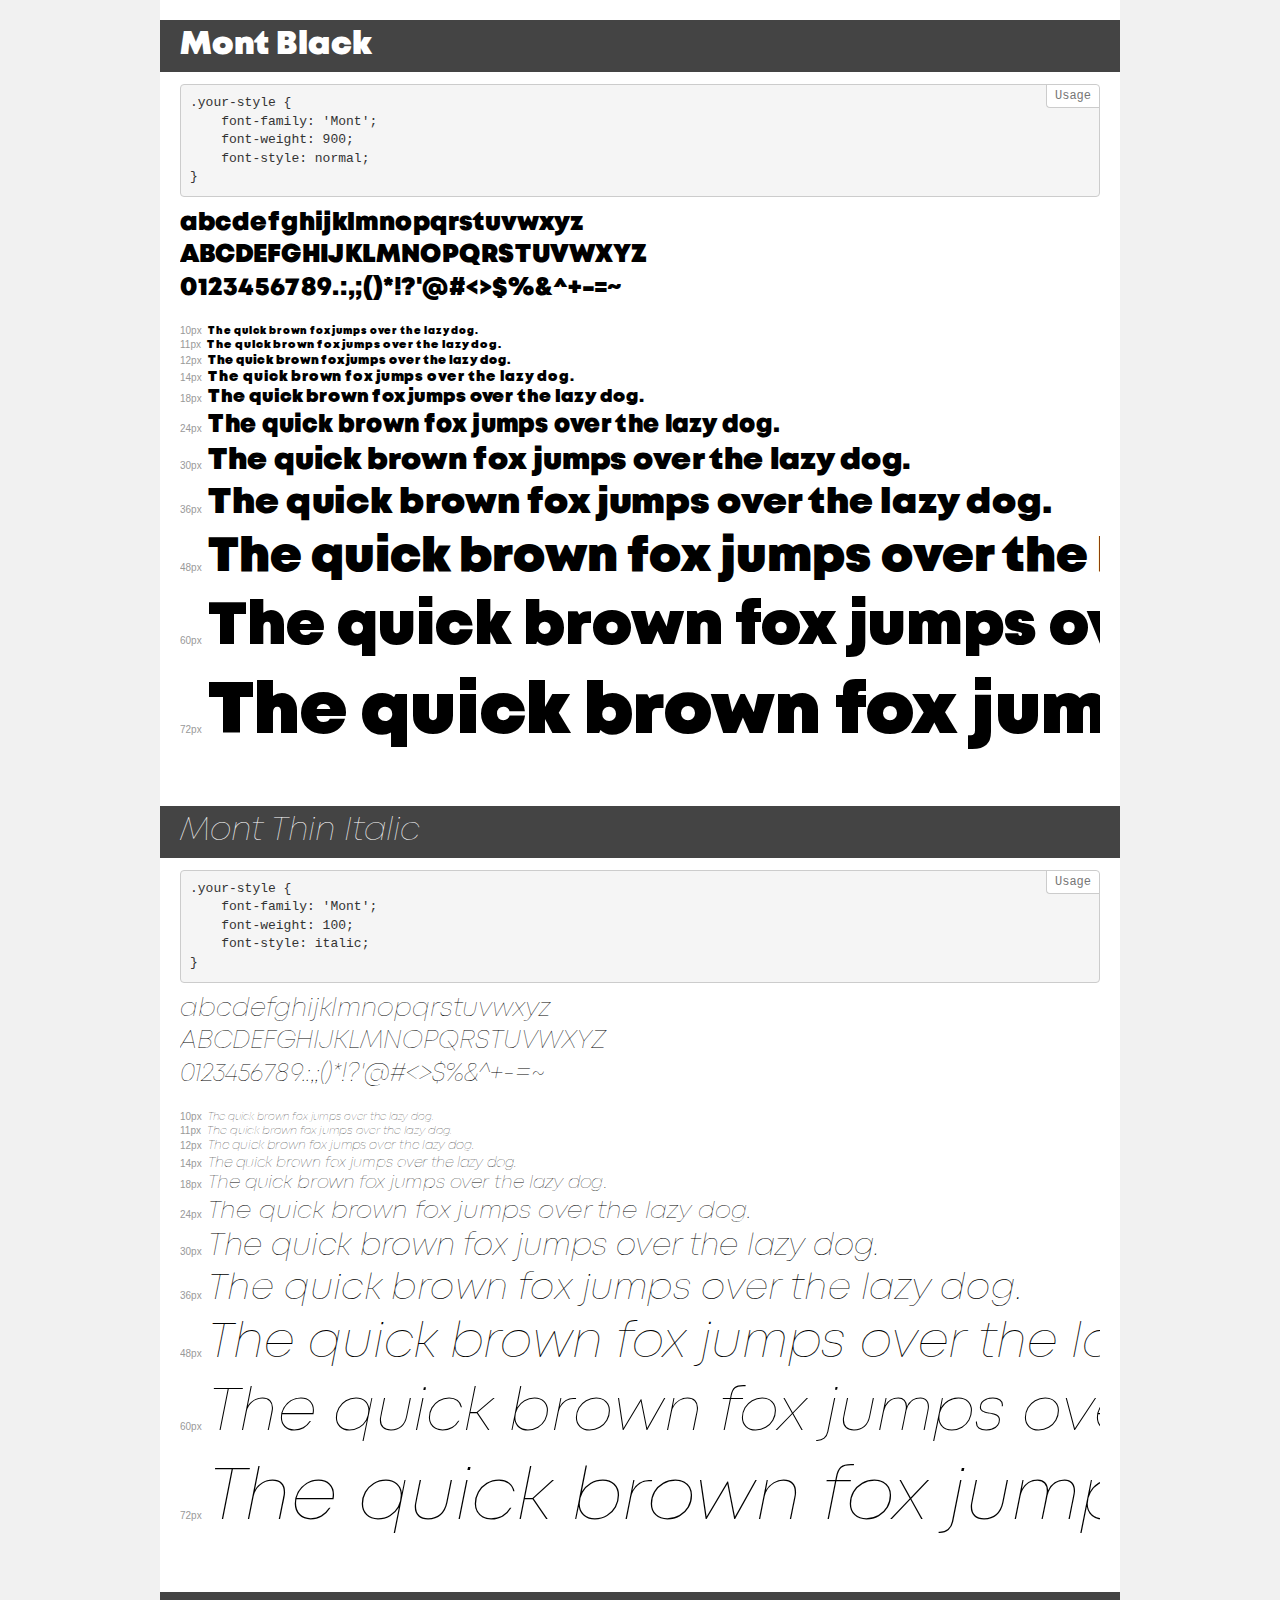
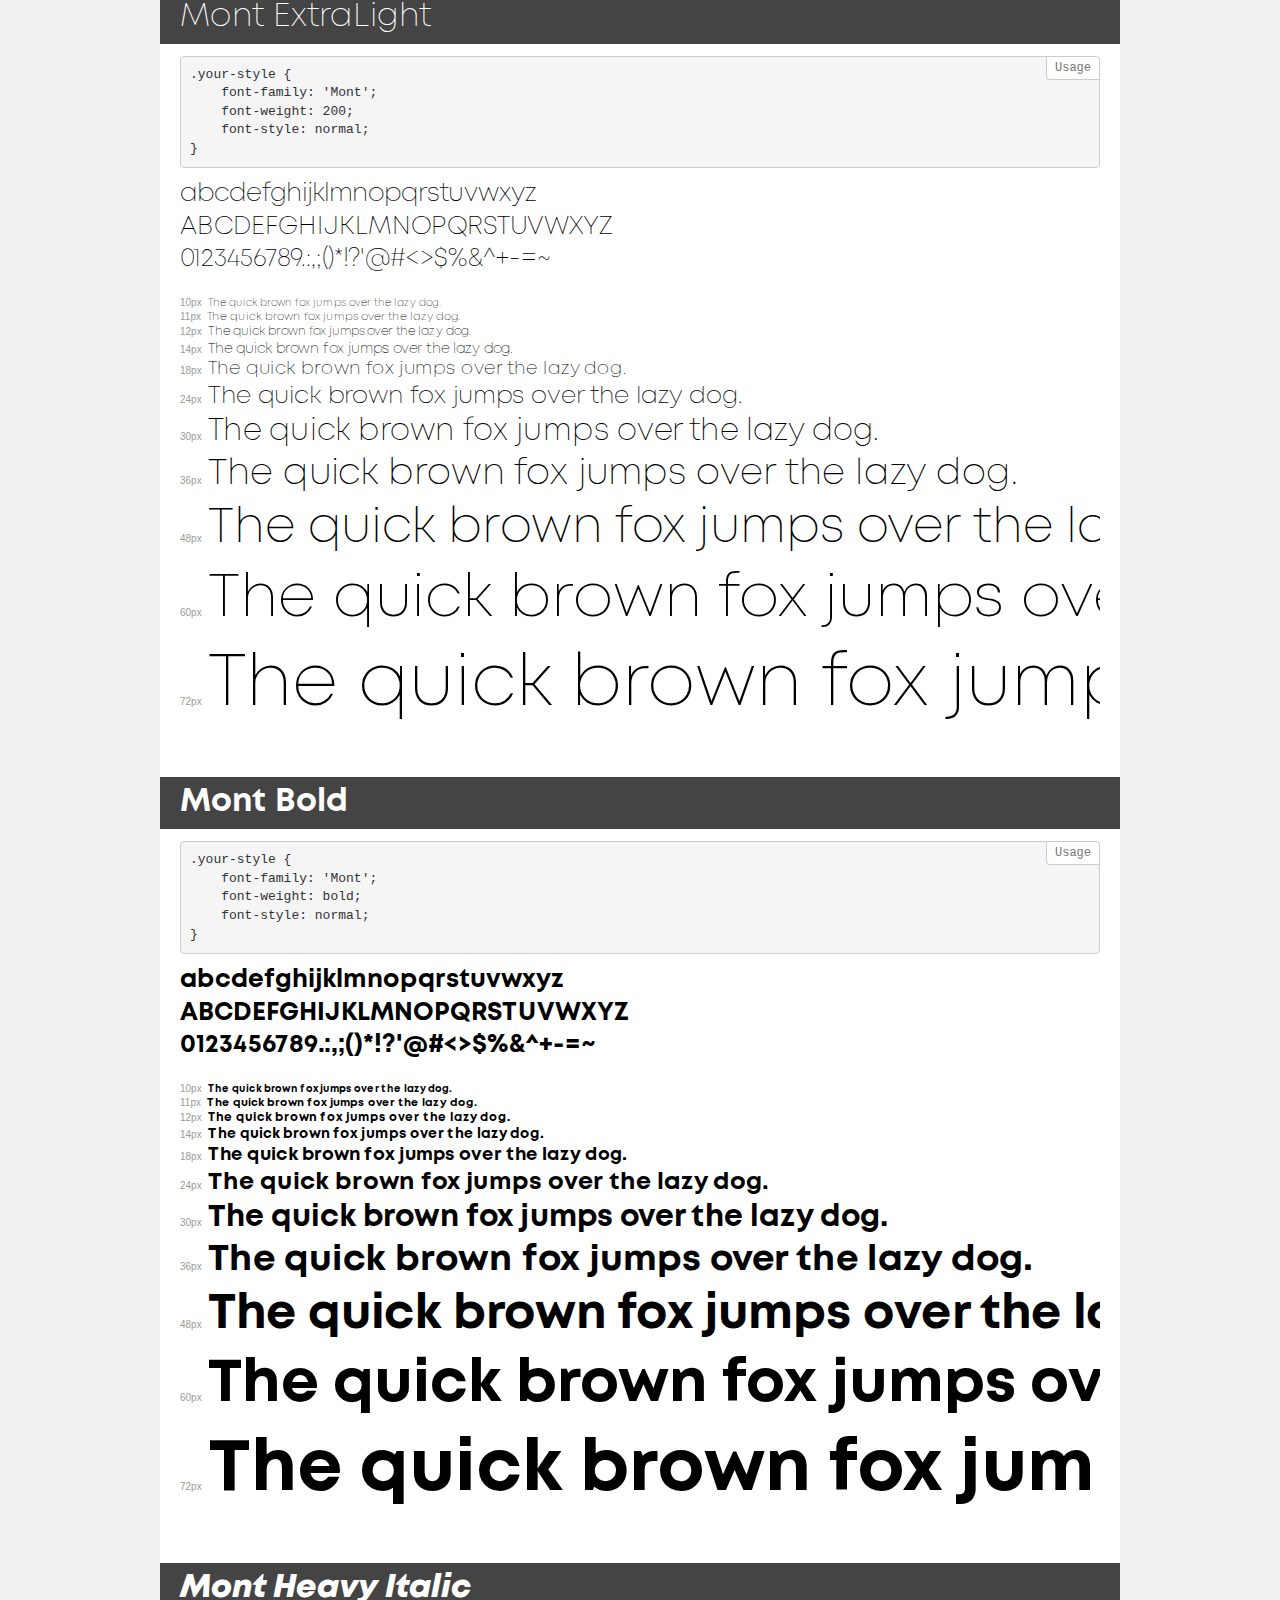
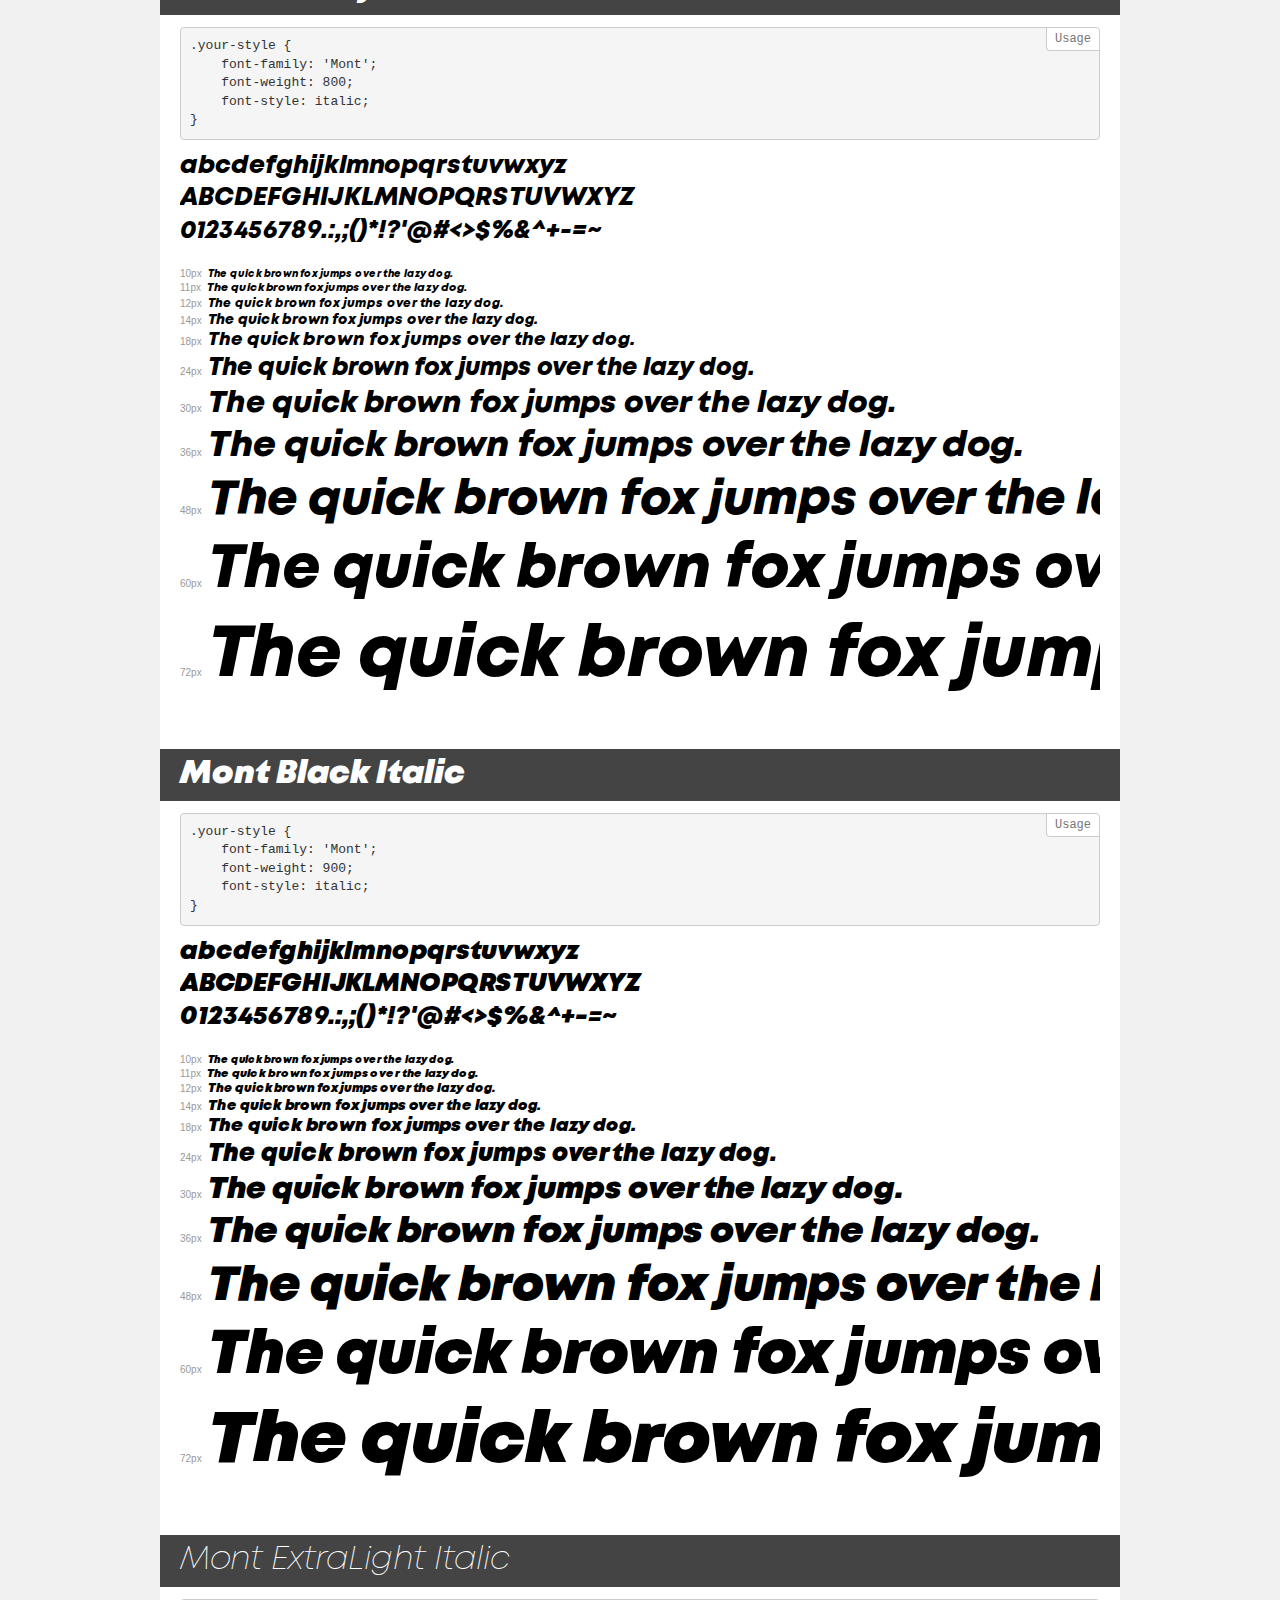
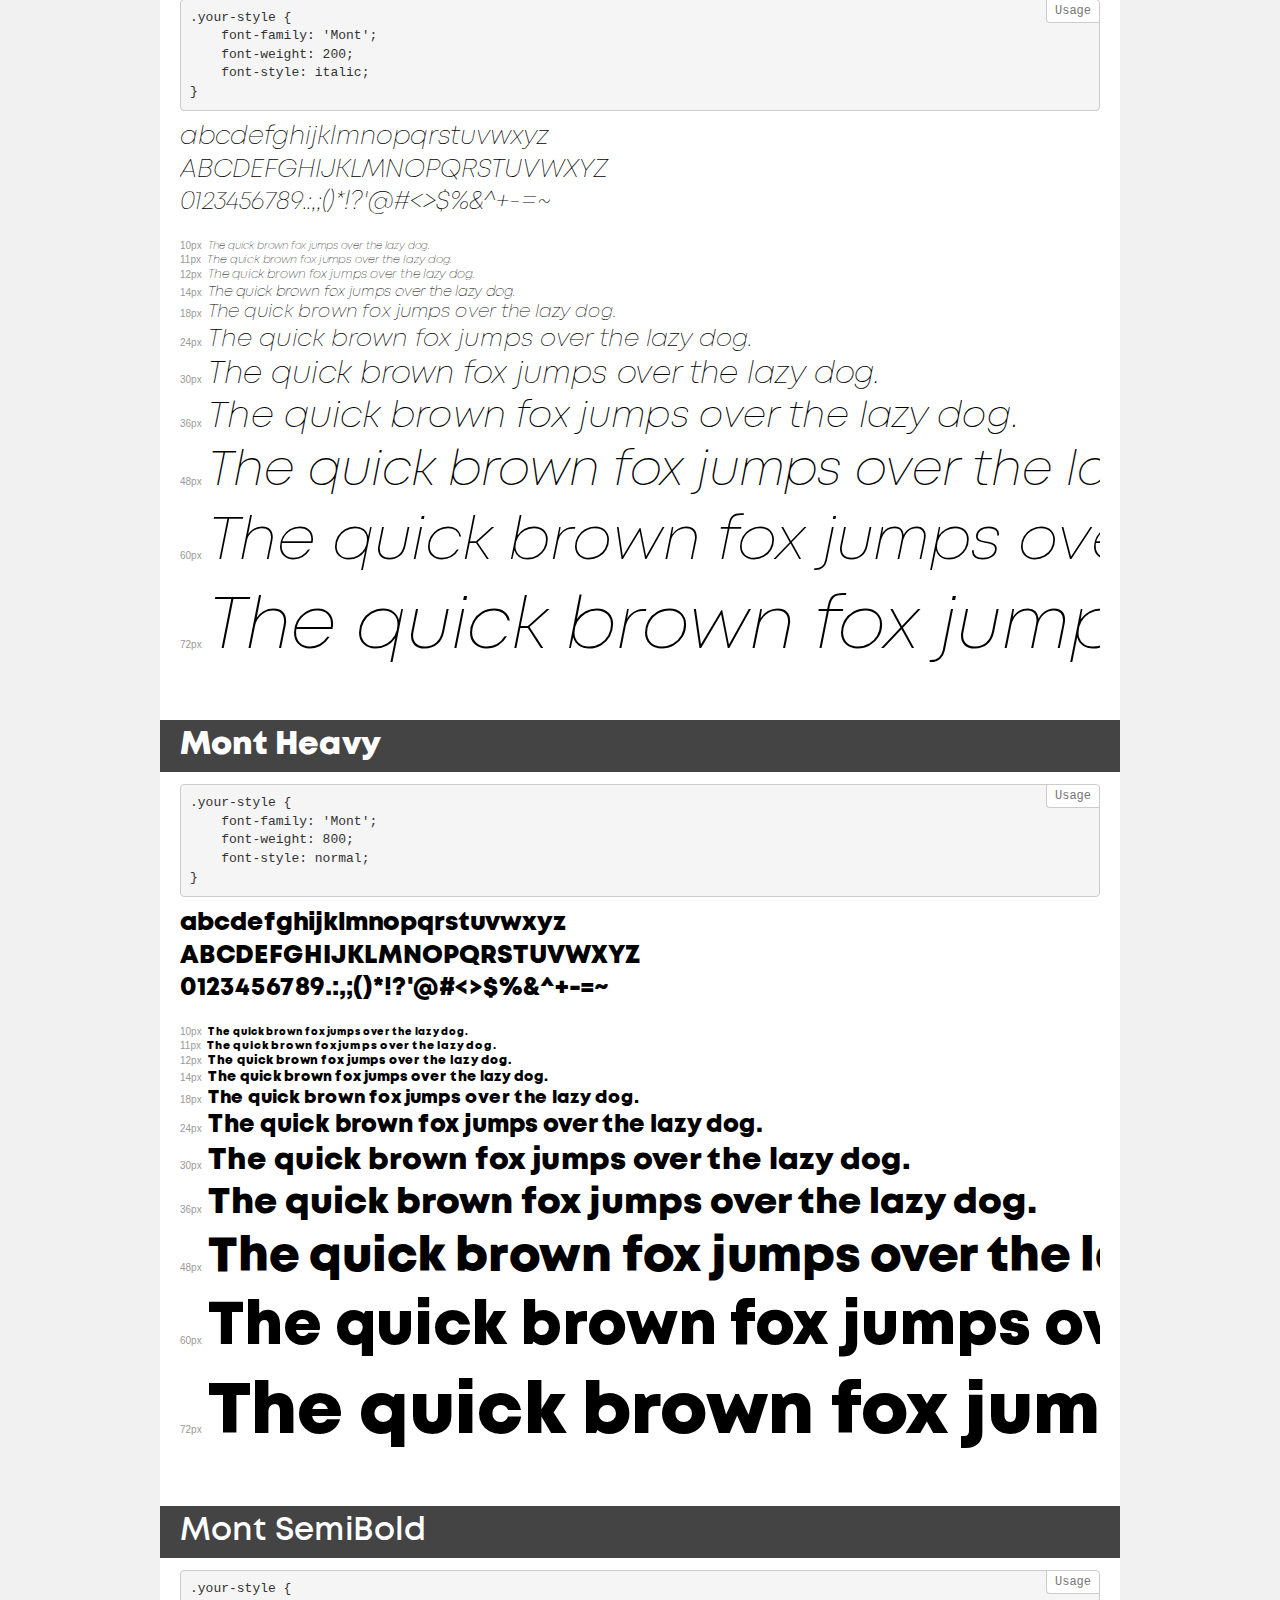
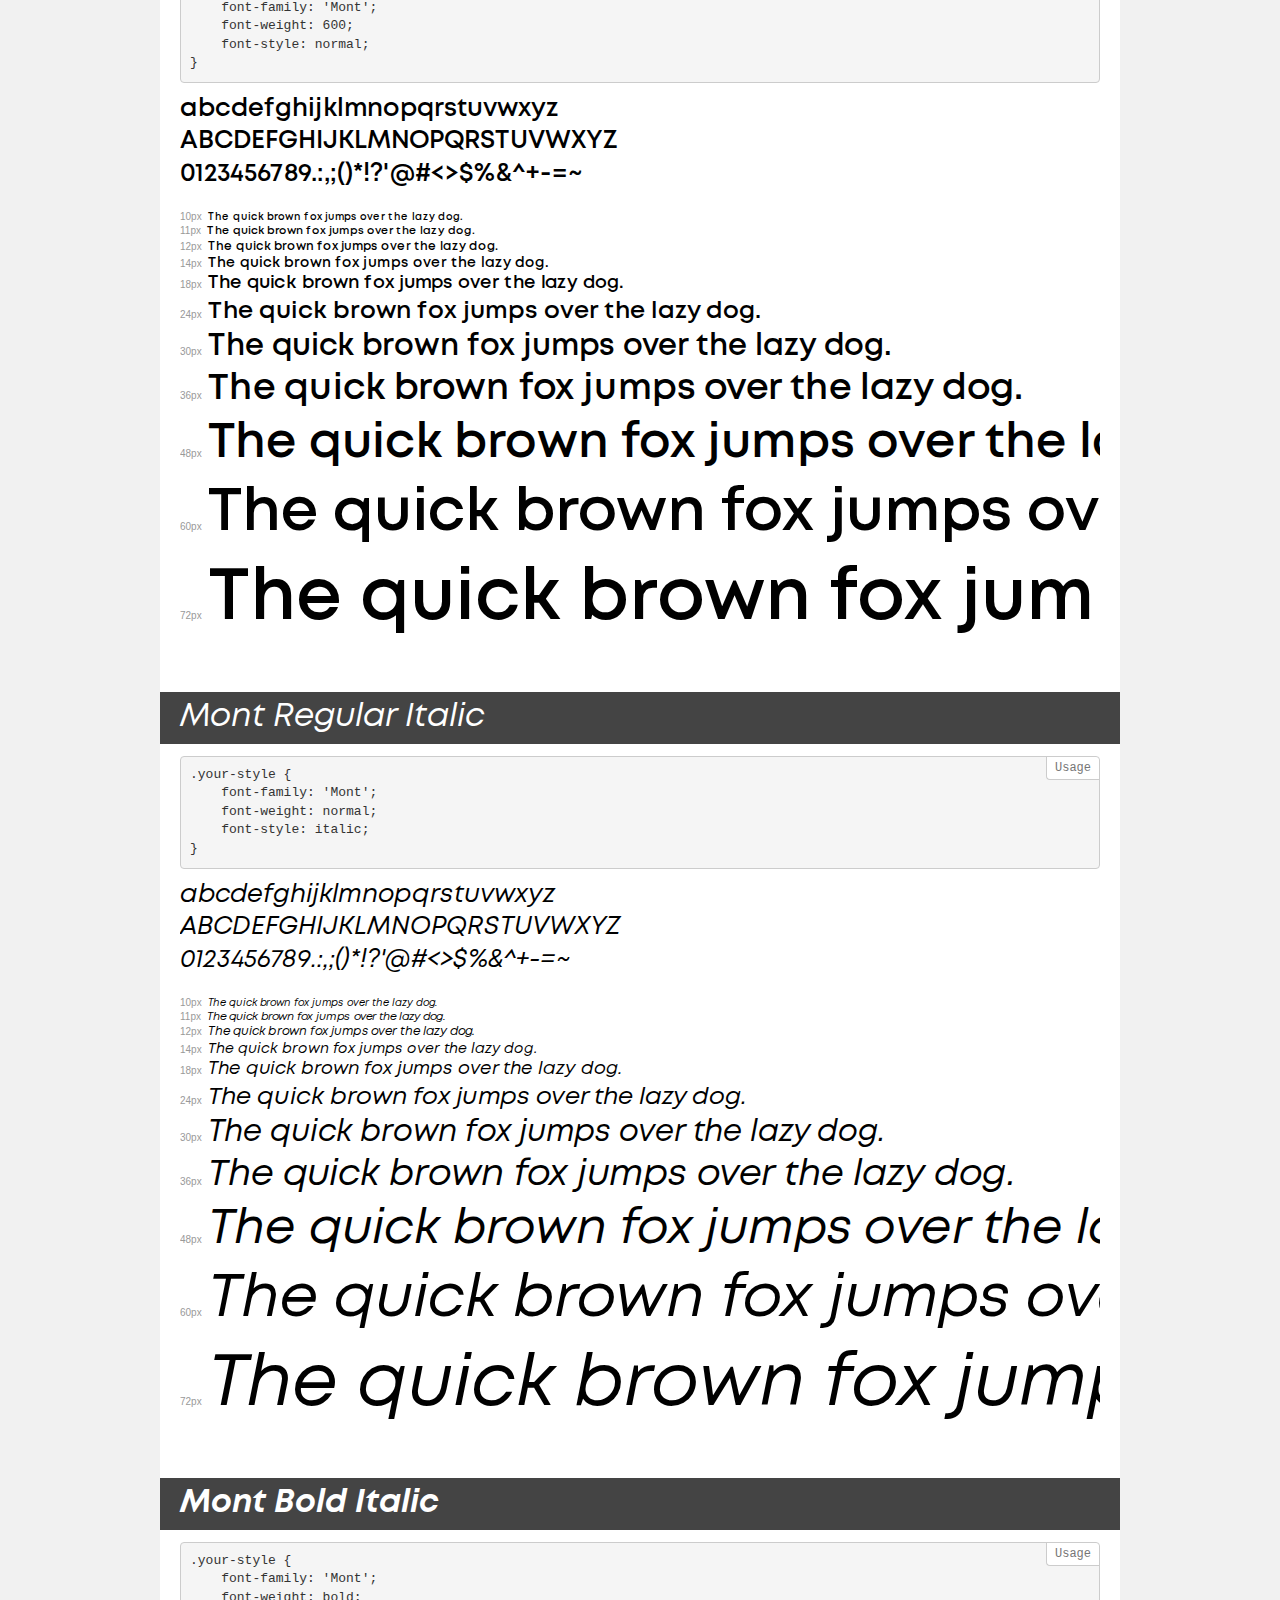
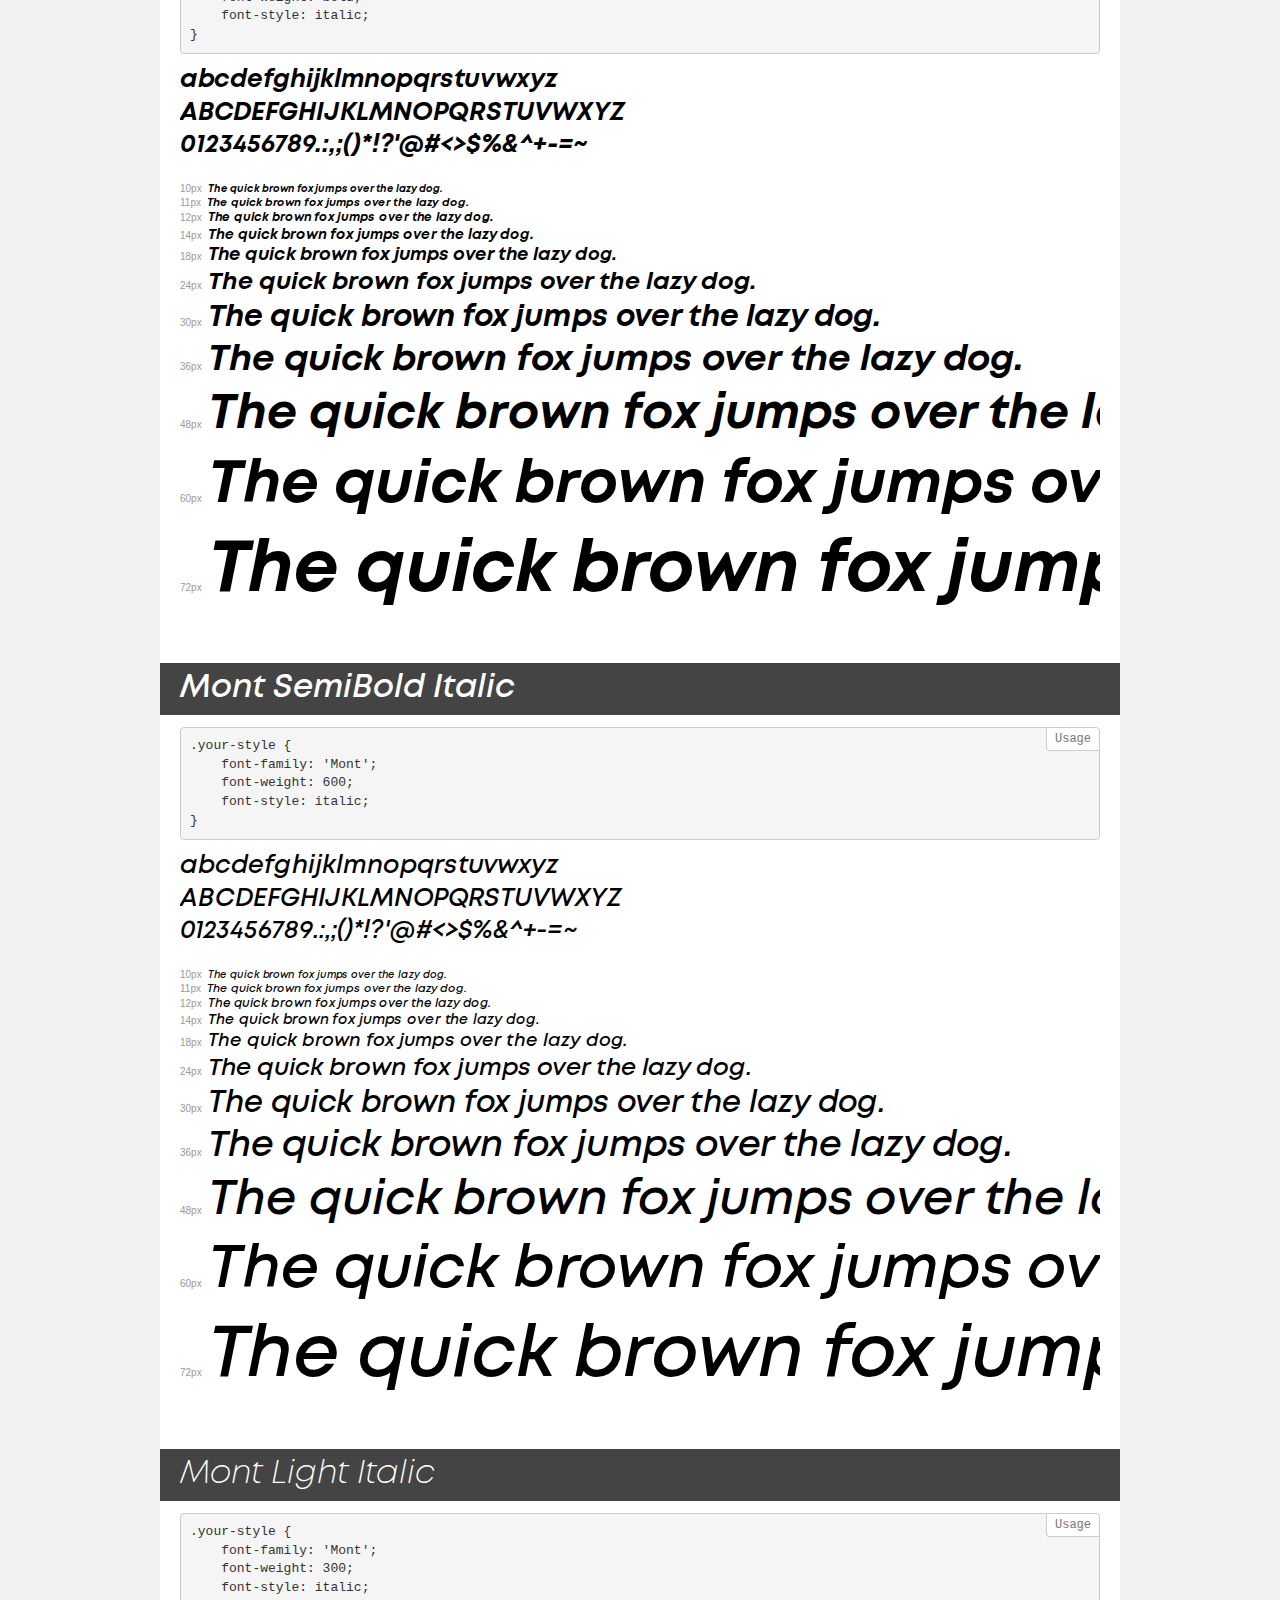
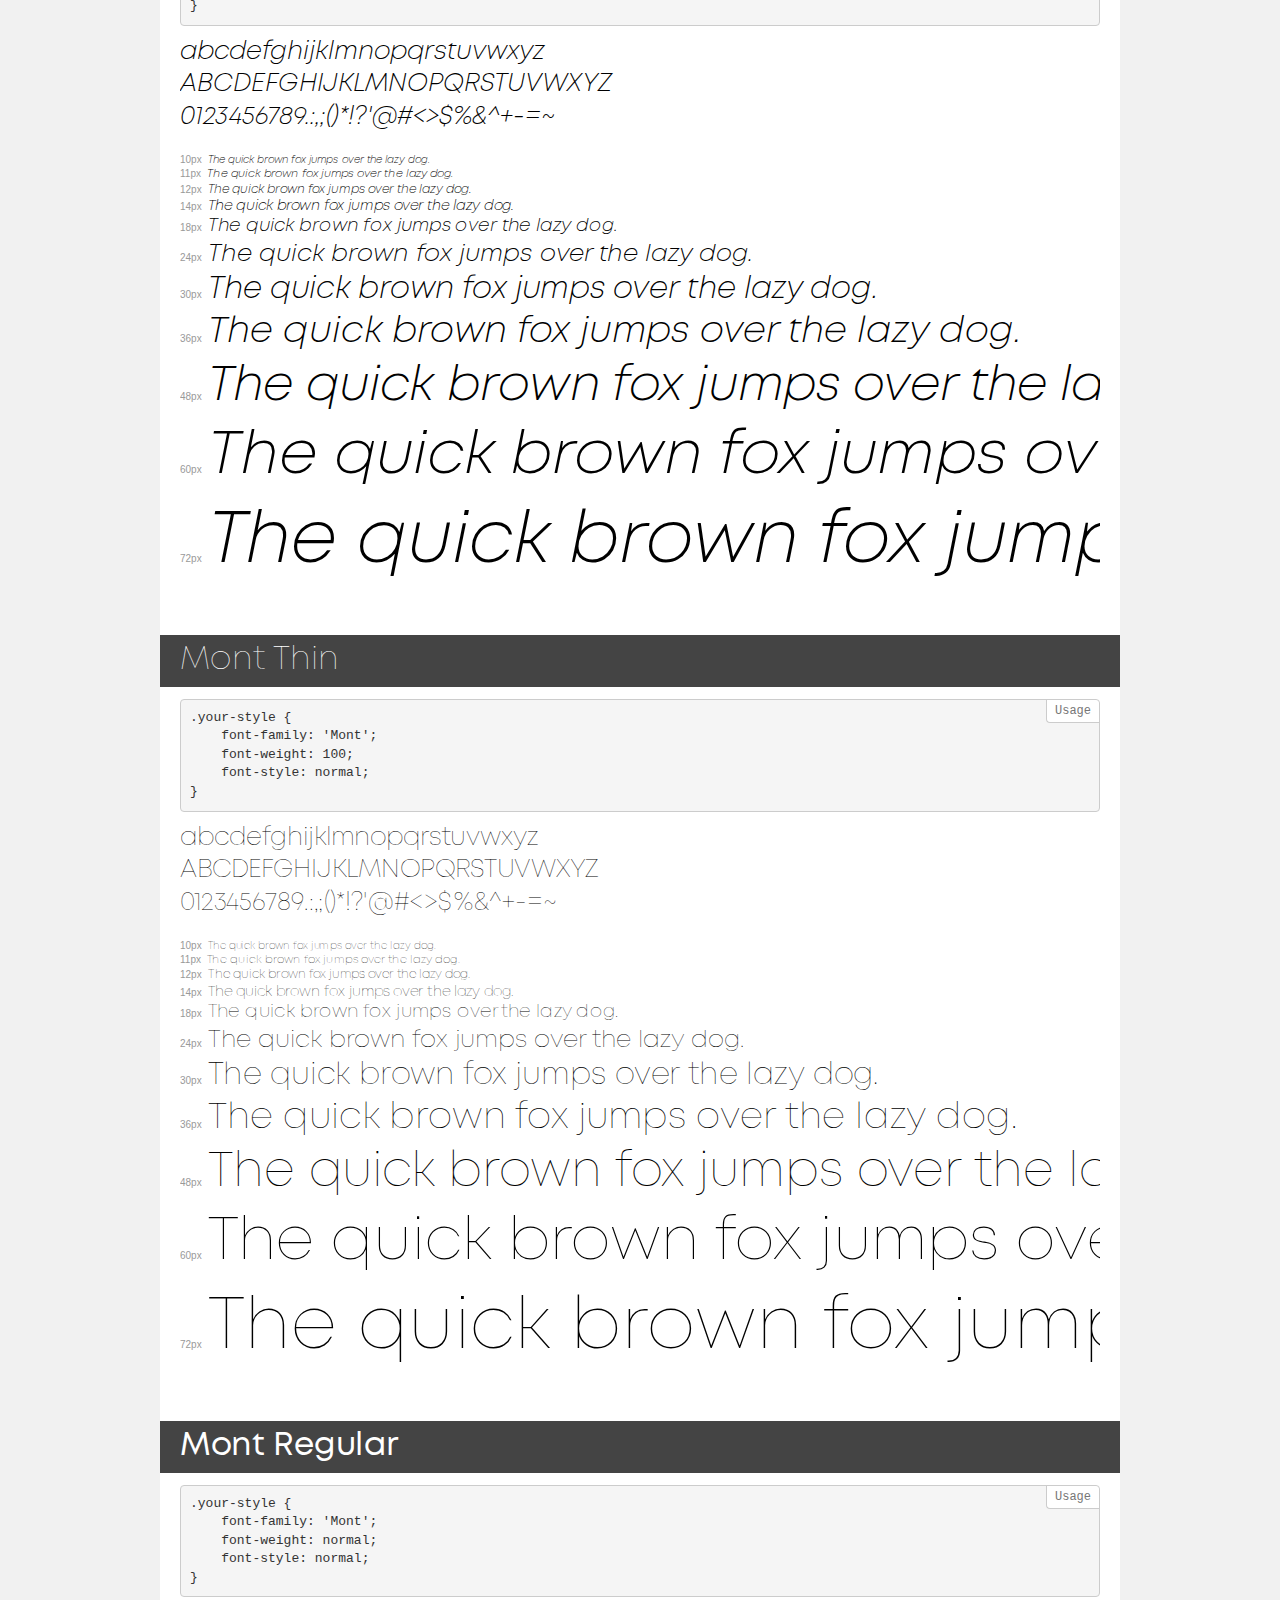
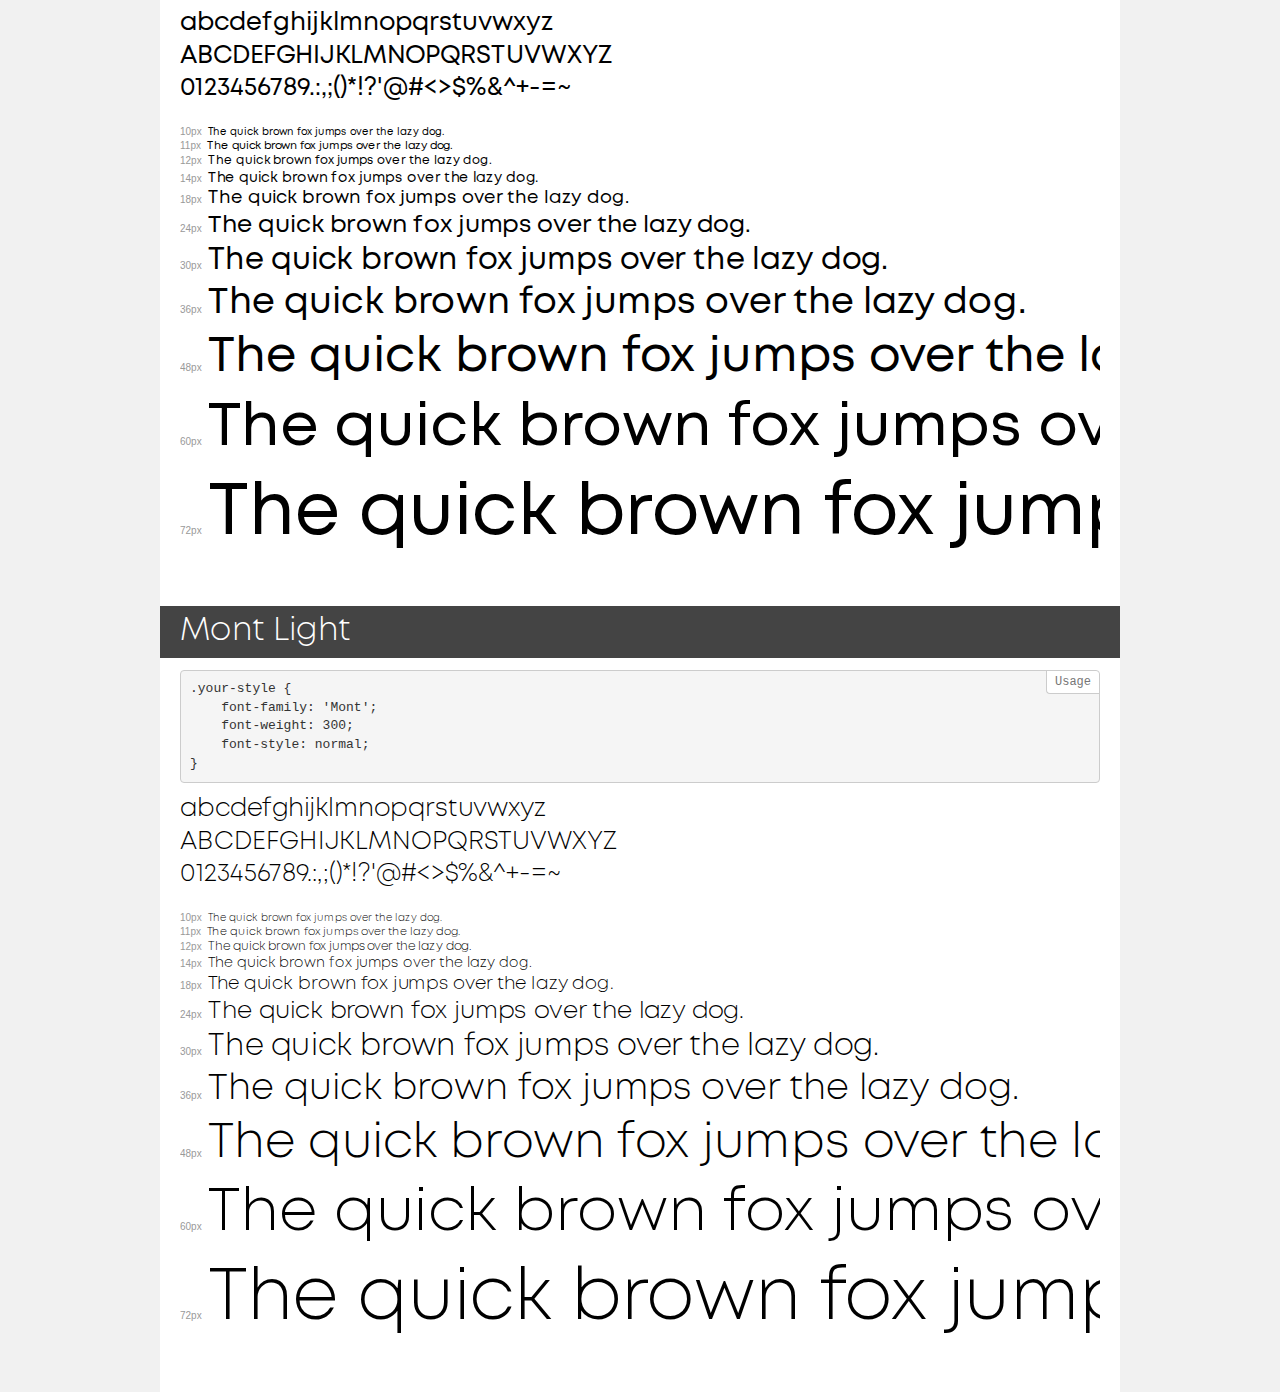
<file: assets/fonts/font/demo.html>
<!DOCTYPE html>
<html>
<head>
    <meta charset="utf-8">
    <meta http-equiv="X-UA-Compatible" content="IE=edge">
    <meta name="viewport" content="width=device-width, initial-scale=1">
    <meta name="robots" content="noindex, noarchive">
    <meta name="format-detection" content="telephone=no">
    <title>Transfonter demo</title>
    <link href="stylesheet.css" rel="stylesheet">
    <style>
        /*
        http://meyerweb.com/eric/tools/css/reset/
        v2.0 | 20110126
        License: none (public domain)
        */
        html, body, div, span, applet, object, iframe,
        h1, h2, h3, h4, h5, h6, p, blockquote, pre,
        a, abbr, acronym, address, big, cite, code,
        del, dfn, em, img, ins, kbd, q, s, samp,
        small, strike, strong, sub, sup, tt, var,
        b, u, i, center,
        dl, dt, dd, ol, ul, li,
        fieldset, form, label, legend,
        table, caption, tbody, tfoot, thead, tr, th, td,
        article, aside, canvas, details, embed,
        figure, figcaption, footer, header, hgroup,
        menu, nav, output, ruby, section, summary,
        time, mark, audio, video {
            margin: 0;
            padding: 0;
            border: 0;
            font-size: 100%;
            font: inherit;
            vertical-align: baseline;
        }
        /* HTML5 display-role reset for older browsers */
        article, aside, details, figcaption, figure,
        footer, header, hgroup, menu, nav, section {
            display: block;
        }
        body {
            line-height: 1;
        }
        ol, ul {
            list-style: none;
        }
        blockquote, q {
            quotes: none;
        }
        blockquote:before, blockquote:after,
        q:before, q:after {
            content: '';
            content: none;
        }
        table {
            border-collapse: collapse;
            border-spacing: 0;
        }
        /* common styles */
        body {
            background: #f1f1f1;
            color: #000;
        }
        .page {
            background: #fff;
            width: 920px;
            margin: 0 auto;
            padding: 20px 20px 0 20px;
            overflow: hidden;
        }
        .font-container {
            overflow-x: auto;
            overflow-y: hidden;
            margin-bottom: 40px;
            line-height: 1.3;
            white-space: nowrap;
            padding-bottom: 5px;
        }
        h1 {
            position: relative;
            background: #444;
            font-size: 32px;
            color: #fff;
            padding: 10px 20px;
            margin: 0 -20px 12px -20px;
        }
        .letters {
            font-size: 25px;
            margin-bottom: 20px;
        }
        .s10:before {
            content: '10px';
        }
        .s11:before {
            content: '11px';
        }
        .s12:before {
            content: '12px';
        }
        .s14:before {
            content: '14px';
        }
        .s18:before {
            content: '18px';
        }
        .s24:before {
            content: '24px';
        }
        .s30:before {
            content: '30px';
        }
        .s36:before {
            content: '36px';
        }
        .s48:before {
            content: '48px';
        }
        .s60:before {
            content: '60px';
        }
        .s72:before {
            content: '72px';
        }
        .s10:before, .s11:before, .s12:before, .s14:before,
        .s18:before, .s24:before, .s30:before, .s36:before,
        .s48:before, .s60:before, .s72:before {
            font-family: Arial, sans-serif;
            font-size: 10px;
            font-weight: normal;
            font-style: normal;
            color: #999;
            padding-right: 6px;
        }
        pre {
            display: block;
            position: relative;
            padding: 9px;
            margin: 0 0 10px;
            font-family: Monaco, Menlo, Consolas, "Courier New", monospace !important;
            font-size: 13px;
            line-height: 1.428571429;
            color: #333;
            font-weight: normal !important;
            font-style: normal !important;
            background-color: #f5f5f5;
            border: 1px solid #ccc;
            overflow-x: auto;
            border-radius: 4px;
        }
        pre:after {
            display: block;
            position: absolute;
            right: 0;
            top: 0;
            content: 'Usage';
            line-height: 1;
            padding: 5px 8px;
            font-size: 12px;
            color: #767676;
            background-color: #fff;
            border: 1px solid #ccc;
            border-right: none;
            border-top: none;
            border-radius: 0 4px 0 4px;
            z-index: 10;
        }
        /* responsive */
        @media (max-width: 959px) {
            .page {
                width: auto;
                margin: 0;
            }
        }
    </style>
</head>
<body>
<div class="page">
    <div class="demo" style="font-family: 'Mont'; font-weight: 900; font-style: normal;">
        <h1>Mont Black</h1>
        <pre>.your-style {
    font-family: 'Mont';
    font-weight: 900;
    font-style: normal;
}</pre>
        <div class="font-container">
            <p class="letters">
                abcdefghijklmnopqrstuvwxyz<br>
ABCDEFGHIJKLMNOPQRSTUVWXYZ<br>
                0123456789.:,;()*!?'@#<>$%&^+-=~
            </p>
            <p class="s10" style="font-size: 10px;">The quick brown fox jumps over the lazy dog.</p>
            <p class="s11" style="font-size: 11px;">The quick brown fox jumps over the lazy dog.</p>
            <p class="s12" style="font-size: 12px;">The quick brown fox jumps over the lazy dog.</p>
            <p class="s14" style="font-size: 14px;">The quick brown fox jumps over the lazy dog.</p>
            <p class="s18" style="font-size: 18px;">The quick brown fox jumps over the lazy dog.</p>
            <p class="s24" style="font-size: 24px;">The quick brown fox jumps over the lazy dog.</p>
            <p class="s30" style="font-size: 30px;">The quick brown fox jumps over the lazy dog.</p>
            <p class="s36" style="font-size: 36px;">The quick brown fox jumps over the lazy dog.</p>
            <p class="s48" style="font-size: 48px;">The quick brown fox jumps over the lazy dog.</p>
            <p class="s60" style="font-size: 60px;">The quick brown fox jumps over the lazy dog.</p>
            <p class="s72" style="font-size: 72px;">The quick brown fox jumps over the lazy dog.</p>
        </div>
    </div>
    <div class="demo" style="font-family: 'Mont'; font-weight: 100; font-style: italic;">
        <h1>Mont Thin Italic</h1>
        <pre>.your-style {
    font-family: 'Mont';
    font-weight: 100;
    font-style: italic;
}</pre>
        <div class="font-container">
            <p class="letters">
                abcdefghijklmnopqrstuvwxyz<br>
ABCDEFGHIJKLMNOPQRSTUVWXYZ<br>
                0123456789.:,;()*!?'@#<>$%&^+-=~
            </p>
            <p class="s10" style="font-size: 10px;">The quick brown fox jumps over the lazy dog.</p>
            <p class="s11" style="font-size: 11px;">The quick brown fox jumps over the lazy dog.</p>
            <p class="s12" style="font-size: 12px;">The quick brown fox jumps over the lazy dog.</p>
            <p class="s14" style="font-size: 14px;">The quick brown fox jumps over the lazy dog.</p>
            <p class="s18" style="font-size: 18px;">The quick brown fox jumps over the lazy dog.</p>
            <p class="s24" style="font-size: 24px;">The quick brown fox jumps over the lazy dog.</p>
            <p class="s30" style="font-size: 30px;">The quick brown fox jumps over the lazy dog.</p>
            <p class="s36" style="font-size: 36px;">The quick brown fox jumps over the lazy dog.</p>
            <p class="s48" style="font-size: 48px;">The quick brown fox jumps over the lazy dog.</p>
            <p class="s60" style="font-size: 60px;">The quick brown fox jumps over the lazy dog.</p>
            <p class="s72" style="font-size: 72px;">The quick brown fox jumps over the lazy dog.</p>
        </div>
    </div>
    <div class="demo" style="font-family: 'Mont'; font-weight: 200; font-style: normal;">
        <h1>Mont ExtraLight</h1>
        <pre>.your-style {
    font-family: 'Mont';
    font-weight: 200;
    font-style: normal;
}</pre>
        <div class="font-container">
            <p class="letters">
                abcdefghijklmnopqrstuvwxyz<br>
ABCDEFGHIJKLMNOPQRSTUVWXYZ<br>
                0123456789.:,;()*!?'@#<>$%&^+-=~
            </p>
            <p class="s10" style="font-size: 10px;">The quick brown fox jumps over the lazy dog.</p>
            <p class="s11" style="font-size: 11px;">The quick brown fox jumps over the lazy dog.</p>
            <p class="s12" style="font-size: 12px;">The quick brown fox jumps over the lazy dog.</p>
            <p class="s14" style="font-size: 14px;">The quick brown fox jumps over the lazy dog.</p>
            <p class="s18" style="font-size: 18px;">The quick brown fox jumps over the lazy dog.</p>
            <p class="s24" style="font-size: 24px;">The quick brown fox jumps over the lazy dog.</p>
            <p class="s30" style="font-size: 30px;">The quick brown fox jumps over the lazy dog.</p>
            <p class="s36" style="font-size: 36px;">The quick brown fox jumps over the lazy dog.</p>
            <p class="s48" style="font-size: 48px;">The quick brown fox jumps over the lazy dog.</p>
            <p class="s60" style="font-size: 60px;">The quick brown fox jumps over the lazy dog.</p>
            <p class="s72" style="font-size: 72px;">The quick brown fox jumps over the lazy dog.</p>
        </div>
    </div>
    <div class="demo" style="font-family: 'Mont'; font-weight: bold; font-style: normal;">
        <h1>Mont Bold</h1>
        <pre>.your-style {
    font-family: 'Mont';
    font-weight: bold;
    font-style: normal;
}</pre>
        <div class="font-container">
            <p class="letters">
                abcdefghijklmnopqrstuvwxyz<br>
ABCDEFGHIJKLMNOPQRSTUVWXYZ<br>
                0123456789.:,;()*!?'@#<>$%&^+-=~
            </p>
            <p class="s10" style="font-size: 10px;">The quick brown fox jumps over the lazy dog.</p>
            <p class="s11" style="font-size: 11px;">The quick brown fox jumps over the lazy dog.</p>
            <p class="s12" style="font-size: 12px;">The quick brown fox jumps over the lazy dog.</p>
            <p class="s14" style="font-size: 14px;">The quick brown fox jumps over the lazy dog.</p>
            <p class="s18" style="font-size: 18px;">The quick brown fox jumps over the lazy dog.</p>
            <p class="s24" style="font-size: 24px;">The quick brown fox jumps over the lazy dog.</p>
            <p class="s30" style="font-size: 30px;">The quick brown fox jumps over the lazy dog.</p>
            <p class="s36" style="font-size: 36px;">The quick brown fox jumps over the lazy dog.</p>
            <p class="s48" style="font-size: 48px;">The quick brown fox jumps over the lazy dog.</p>
            <p class="s60" style="font-size: 60px;">The quick brown fox jumps over the lazy dog.</p>
            <p class="s72" style="font-size: 72px;">The quick brown fox jumps over the lazy dog.</p>
        </div>
    </div>
    <div class="demo" style="font-family: 'Mont'; font-weight: 800; font-style: italic;">
        <h1>Mont Heavy Italic</h1>
        <pre>.your-style {
    font-family: 'Mont';
    font-weight: 800;
    font-style: italic;
}</pre>
        <div class="font-container">
            <p class="letters">
                abcdefghijklmnopqrstuvwxyz<br>
ABCDEFGHIJKLMNOPQRSTUVWXYZ<br>
                0123456789.:,;()*!?'@#<>$%&^+-=~
            </p>
            <p class="s10" style="font-size: 10px;">The quick brown fox jumps over the lazy dog.</p>
            <p class="s11" style="font-size: 11px;">The quick brown fox jumps over the lazy dog.</p>
            <p class="s12" style="font-size: 12px;">The quick brown fox jumps over the lazy dog.</p>
            <p class="s14" style="font-size: 14px;">The quick brown fox jumps over the lazy dog.</p>
            <p class="s18" style="font-size: 18px;">The quick brown fox jumps over the lazy dog.</p>
            <p class="s24" style="font-size: 24px;">The quick brown fox jumps over the lazy dog.</p>
            <p class="s30" style="font-size: 30px;">The quick brown fox jumps over the lazy dog.</p>
            <p class="s36" style="font-size: 36px;">The quick brown fox jumps over the lazy dog.</p>
            <p class="s48" style="font-size: 48px;">The quick brown fox jumps over the lazy dog.</p>
            <p class="s60" style="font-size: 60px;">The quick brown fox jumps over the lazy dog.</p>
            <p class="s72" style="font-size: 72px;">The quick brown fox jumps over the lazy dog.</p>
        </div>
    </div>
    <div class="demo" style="font-family: 'Mont'; font-weight: 900; font-style: italic;">
        <h1>Mont Black Italic</h1>
        <pre>.your-style {
    font-family: 'Mont';
    font-weight: 900;
    font-style: italic;
}</pre>
        <div class="font-container">
            <p class="letters">
                abcdefghijklmnopqrstuvwxyz<br>
ABCDEFGHIJKLMNOPQRSTUVWXYZ<br>
                0123456789.:,;()*!?'@#<>$%&^+-=~
            </p>
            <p class="s10" style="font-size: 10px;">The quick brown fox jumps over the lazy dog.</p>
            <p class="s11" style="font-size: 11px;">The quick brown fox jumps over the lazy dog.</p>
            <p class="s12" style="font-size: 12px;">The quick brown fox jumps over the lazy dog.</p>
            <p class="s14" style="font-size: 14px;">The quick brown fox jumps over the lazy dog.</p>
            <p class="s18" style="font-size: 18px;">The quick brown fox jumps over the lazy dog.</p>
            <p class="s24" style="font-size: 24px;">The quick brown fox jumps over the lazy dog.</p>
            <p class="s30" style="font-size: 30px;">The quick brown fox jumps over the lazy dog.</p>
            <p class="s36" style="font-size: 36px;">The quick brown fox jumps over the lazy dog.</p>
            <p class="s48" style="font-size: 48px;">The quick brown fox jumps over the lazy dog.</p>
            <p class="s60" style="font-size: 60px;">The quick brown fox jumps over the lazy dog.</p>
            <p class="s72" style="font-size: 72px;">The quick brown fox jumps over the lazy dog.</p>
        </div>
    </div>
    <div class="demo" style="font-family: 'Mont'; font-weight: 200; font-style: italic;">
        <h1>Mont ExtraLight Italic</h1>
        <pre>.your-style {
    font-family: 'Mont';
    font-weight: 200;
    font-style: italic;
}</pre>
        <div class="font-container">
            <p class="letters">
                abcdefghijklmnopqrstuvwxyz<br>
ABCDEFGHIJKLMNOPQRSTUVWXYZ<br>
                0123456789.:,;()*!?'@#<>$%&^+-=~
            </p>
            <p class="s10" style="font-size: 10px;">The quick brown fox jumps over the lazy dog.</p>
            <p class="s11" style="font-size: 11px;">The quick brown fox jumps over the lazy dog.</p>
            <p class="s12" style="font-size: 12px;">The quick brown fox jumps over the lazy dog.</p>
            <p class="s14" style="font-size: 14px;">The quick brown fox jumps over the lazy dog.</p>
            <p class="s18" style="font-size: 18px;">The quick brown fox jumps over the lazy dog.</p>
            <p class="s24" style="font-size: 24px;">The quick brown fox jumps over the lazy dog.</p>
            <p class="s30" style="font-size: 30px;">The quick brown fox jumps over the lazy dog.</p>
            <p class="s36" style="font-size: 36px;">The quick brown fox jumps over the lazy dog.</p>
            <p class="s48" style="font-size: 48px;">The quick brown fox jumps over the lazy dog.</p>
            <p class="s60" style="font-size: 60px;">The quick brown fox jumps over the lazy dog.</p>
            <p class="s72" style="font-size: 72px;">The quick brown fox jumps over the lazy dog.</p>
        </div>
    </div>
    <div class="demo" style="font-family: 'Mont'; font-weight: 800; font-style: normal;">
        <h1>Mont Heavy</h1>
        <pre>.your-style {
    font-family: 'Mont';
    font-weight: 800;
    font-style: normal;
}</pre>
        <div class="font-container">
            <p class="letters">
                abcdefghijklmnopqrstuvwxyz<br>
ABCDEFGHIJKLMNOPQRSTUVWXYZ<br>
                0123456789.:,;()*!?'@#<>$%&^+-=~
            </p>
            <p class="s10" style="font-size: 10px;">The quick brown fox jumps over the lazy dog.</p>
            <p class="s11" style="font-size: 11px;">The quick brown fox jumps over the lazy dog.</p>
            <p class="s12" style="font-size: 12px;">The quick brown fox jumps over the lazy dog.</p>
            <p class="s14" style="font-size: 14px;">The quick brown fox jumps over the lazy dog.</p>
            <p class="s18" style="font-size: 18px;">The quick brown fox jumps over the lazy dog.</p>
            <p class="s24" style="font-size: 24px;">The quick brown fox jumps over the lazy dog.</p>
            <p class="s30" style="font-size: 30px;">The quick brown fox jumps over the lazy dog.</p>
            <p class="s36" style="font-size: 36px;">The quick brown fox jumps over the lazy dog.</p>
            <p class="s48" style="font-size: 48px;">The quick brown fox jumps over the lazy dog.</p>
            <p class="s60" style="font-size: 60px;">The quick brown fox jumps over the lazy dog.</p>
            <p class="s72" style="font-size: 72px;">The quick brown fox jumps over the lazy dog.</p>
        </div>
    </div>
    <div class="demo" style="font-family: 'Mont'; font-weight: 600; font-style: normal;">
        <h1>Mont SemiBold</h1>
        <pre>.your-style {
    font-family: 'Mont';
    font-weight: 600;
    font-style: normal;
}</pre>
        <div class="font-container">
            <p class="letters">
                abcdefghijklmnopqrstuvwxyz<br>
ABCDEFGHIJKLMNOPQRSTUVWXYZ<br>
                0123456789.:,;()*!?'@#<>$%&^+-=~
            </p>
            <p class="s10" style="font-size: 10px;">The quick brown fox jumps over the lazy dog.</p>
            <p class="s11" style="font-size: 11px;">The quick brown fox jumps over the lazy dog.</p>
            <p class="s12" style="font-size: 12px;">The quick brown fox jumps over the lazy dog.</p>
            <p class="s14" style="font-size: 14px;">The quick brown fox jumps over the lazy dog.</p>
            <p class="s18" style="font-size: 18px;">The quick brown fox jumps over the lazy dog.</p>
            <p class="s24" style="font-size: 24px;">The quick brown fox jumps over the lazy dog.</p>
            <p class="s30" style="font-size: 30px;">The quick brown fox jumps over the lazy dog.</p>
            <p class="s36" style="font-size: 36px;">The quick brown fox jumps over the lazy dog.</p>
            <p class="s48" style="font-size: 48px;">The quick brown fox jumps over the lazy dog.</p>
            <p class="s60" style="font-size: 60px;">The quick brown fox jumps over the lazy dog.</p>
            <p class="s72" style="font-size: 72px;">The quick brown fox jumps over the lazy dog.</p>
        </div>
    </div>
    <div class="demo" style="font-family: 'Mont'; font-weight: normal; font-style: italic;">
        <h1>Mont Regular Italic</h1>
        <pre>.your-style {
    font-family: 'Mont';
    font-weight: normal;
    font-style: italic;
}</pre>
        <div class="font-container">
            <p class="letters">
                abcdefghijklmnopqrstuvwxyz<br>
ABCDEFGHIJKLMNOPQRSTUVWXYZ<br>
                0123456789.:,;()*!?'@#<>$%&^+-=~
            </p>
            <p class="s10" style="font-size: 10px;">The quick brown fox jumps over the lazy dog.</p>
            <p class="s11" style="font-size: 11px;">The quick brown fox jumps over the lazy dog.</p>
            <p class="s12" style="font-size: 12px;">The quick brown fox jumps over the lazy dog.</p>
            <p class="s14" style="font-size: 14px;">The quick brown fox jumps over the lazy dog.</p>
            <p class="s18" style="font-size: 18px;">The quick brown fox jumps over the lazy dog.</p>
            <p class="s24" style="font-size: 24px;">The quick brown fox jumps over the lazy dog.</p>
            <p class="s30" style="font-size: 30px;">The quick brown fox jumps over the lazy dog.</p>
            <p class="s36" style="font-size: 36px;">The quick brown fox jumps over the lazy dog.</p>
            <p class="s48" style="font-size: 48px;">The quick brown fox jumps over the lazy dog.</p>
            <p class="s60" style="font-size: 60px;">The quick brown fox jumps over the lazy dog.</p>
            <p class="s72" style="font-size: 72px;">The quick brown fox jumps over the lazy dog.</p>
        </div>
    </div>
    <div class="demo" style="font-family: 'Mont'; font-weight: bold; font-style: italic;">
        <h1>Mont Bold Italic</h1>
        <pre>.your-style {
    font-family: 'Mont';
    font-weight: bold;
    font-style: italic;
}</pre>
        <div class="font-container">
            <p class="letters">
                abcdefghijklmnopqrstuvwxyz<br>
ABCDEFGHIJKLMNOPQRSTUVWXYZ<br>
                0123456789.:,;()*!?'@#<>$%&^+-=~
            </p>
            <p class="s10" style="font-size: 10px;">The quick brown fox jumps over the lazy dog.</p>
            <p class="s11" style="font-size: 11px;">The quick brown fox jumps over the lazy dog.</p>
            <p class="s12" style="font-size: 12px;">The quick brown fox jumps over the lazy dog.</p>
            <p class="s14" style="font-size: 14px;">The quick brown fox jumps over the lazy dog.</p>
            <p class="s18" style="font-size: 18px;">The quick brown fox jumps over the lazy dog.</p>
            <p class="s24" style="font-size: 24px;">The quick brown fox jumps over the lazy dog.</p>
            <p class="s30" style="font-size: 30px;">The quick brown fox jumps over the lazy dog.</p>
            <p class="s36" style="font-size: 36px;">The quick brown fox jumps over the lazy dog.</p>
            <p class="s48" style="font-size: 48px;">The quick brown fox jumps over the lazy dog.</p>
            <p class="s60" style="font-size: 60px;">The quick brown fox jumps over the lazy dog.</p>
            <p class="s72" style="font-size: 72px;">The quick brown fox jumps over the lazy dog.</p>
        </div>
    </div>
    <div class="demo" style="font-family: 'Mont'; font-weight: 600; font-style: italic;">
        <h1>Mont SemiBold Italic</h1>
        <pre>.your-style {
    font-family: 'Mont';
    font-weight: 600;
    font-style: italic;
}</pre>
        <div class="font-container">
            <p class="letters">
                abcdefghijklmnopqrstuvwxyz<br>
ABCDEFGHIJKLMNOPQRSTUVWXYZ<br>
                0123456789.:,;()*!?'@#<>$%&^+-=~
            </p>
            <p class="s10" style="font-size: 10px;">The quick brown fox jumps over the lazy dog.</p>
            <p class="s11" style="font-size: 11px;">The quick brown fox jumps over the lazy dog.</p>
            <p class="s12" style="font-size: 12px;">The quick brown fox jumps over the lazy dog.</p>
            <p class="s14" style="font-size: 14px;">The quick brown fox jumps over the lazy dog.</p>
            <p class="s18" style="font-size: 18px;">The quick brown fox jumps over the lazy dog.</p>
            <p class="s24" style="font-size: 24px;">The quick brown fox jumps over the lazy dog.</p>
            <p class="s30" style="font-size: 30px;">The quick brown fox jumps over the lazy dog.</p>
            <p class="s36" style="font-size: 36px;">The quick brown fox jumps over the lazy dog.</p>
            <p class="s48" style="font-size: 48px;">The quick brown fox jumps over the lazy dog.</p>
            <p class="s60" style="font-size: 60px;">The quick brown fox jumps over the lazy dog.</p>
            <p class="s72" style="font-size: 72px;">The quick brown fox jumps over the lazy dog.</p>
        </div>
    </div>
    <div class="demo" style="font-family: 'Mont'; font-weight: 300; font-style: italic;">
        <h1>Mont Light Italic</h1>
        <pre>.your-style {
    font-family: 'Mont';
    font-weight: 300;
    font-style: italic;
}</pre>
        <div class="font-container">
            <p class="letters">
                abcdefghijklmnopqrstuvwxyz<br>
ABCDEFGHIJKLMNOPQRSTUVWXYZ<br>
                0123456789.:,;()*!?'@#<>$%&^+-=~
            </p>
            <p class="s10" style="font-size: 10px;">The quick brown fox jumps over the lazy dog.</p>
            <p class="s11" style="font-size: 11px;">The quick brown fox jumps over the lazy dog.</p>
            <p class="s12" style="font-size: 12px;">The quick brown fox jumps over the lazy dog.</p>
            <p class="s14" style="font-size: 14px;">The quick brown fox jumps over the lazy dog.</p>
            <p class="s18" style="font-size: 18px;">The quick brown fox jumps over the lazy dog.</p>
            <p class="s24" style="font-size: 24px;">The quick brown fox jumps over the lazy dog.</p>
            <p class="s30" style="font-size: 30px;">The quick brown fox jumps over the lazy dog.</p>
            <p class="s36" style="font-size: 36px;">The quick brown fox jumps over the lazy dog.</p>
            <p class="s48" style="font-size: 48px;">The quick brown fox jumps over the lazy dog.</p>
            <p class="s60" style="font-size: 60px;">The quick brown fox jumps over the lazy dog.</p>
            <p class="s72" style="font-size: 72px;">The quick brown fox jumps over the lazy dog.</p>
        </div>
    </div>
    <div class="demo" style="font-family: 'Mont'; font-weight: 100; font-style: normal;">
        <h1>Mont Thin</h1>
        <pre>.your-style {
    font-family: 'Mont';
    font-weight: 100;
    font-style: normal;
}</pre>
        <div class="font-container">
            <p class="letters">
                abcdefghijklmnopqrstuvwxyz<br>
ABCDEFGHIJKLMNOPQRSTUVWXYZ<br>
                0123456789.:,;()*!?'@#<>$%&^+-=~
            </p>
            <p class="s10" style="font-size: 10px;">The quick brown fox jumps over the lazy dog.</p>
            <p class="s11" style="font-size: 11px;">The quick brown fox jumps over the lazy dog.</p>
            <p class="s12" style="font-size: 12px;">The quick brown fox jumps over the lazy dog.</p>
            <p class="s14" style="font-size: 14px;">The quick brown fox jumps over the lazy dog.</p>
            <p class="s18" style="font-size: 18px;">The quick brown fox jumps over the lazy dog.</p>
            <p class="s24" style="font-size: 24px;">The quick brown fox jumps over the lazy dog.</p>
            <p class="s30" style="font-size: 30px;">The quick brown fox jumps over the lazy dog.</p>
            <p class="s36" style="font-size: 36px;">The quick brown fox jumps over the lazy dog.</p>
            <p class="s48" style="font-size: 48px;">The quick brown fox jumps over the lazy dog.</p>
            <p class="s60" style="font-size: 60px;">The quick brown fox jumps over the lazy dog.</p>
            <p class="s72" style="font-size: 72px;">The quick brown fox jumps over the lazy dog.</p>
        </div>
    </div>
    <div class="demo" style="font-family: 'Mont'; font-weight: normal; font-style: normal;">
        <h1>Mont Regular</h1>
        <pre>.your-style {
    font-family: 'Mont';
    font-weight: normal;
    font-style: normal;
}</pre>
        <div class="font-container">
            <p class="letters">
                abcdefghijklmnopqrstuvwxyz<br>
ABCDEFGHIJKLMNOPQRSTUVWXYZ<br>
                0123456789.:,;()*!?'@#<>$%&^+-=~
            </p>
            <p class="s10" style="font-size: 10px;">The quick brown fox jumps over the lazy dog.</p>
            <p class="s11" style="font-size: 11px;">The quick brown fox jumps over the lazy dog.</p>
            <p class="s12" style="font-size: 12px;">The quick brown fox jumps over the lazy dog.</p>
            <p class="s14" style="font-size: 14px;">The quick brown fox jumps over the lazy dog.</p>
            <p class="s18" style="font-size: 18px;">The quick brown fox jumps over the lazy dog.</p>
            <p class="s24" style="font-size: 24px;">The quick brown fox jumps over the lazy dog.</p>
            <p class="s30" style="font-size: 30px;">The quick brown fox jumps over the lazy dog.</p>
            <p class="s36" style="font-size: 36px;">The quick brown fox jumps over the lazy dog.</p>
            <p class="s48" style="font-size: 48px;">The quick brown fox jumps over the lazy dog.</p>
            <p class="s60" style="font-size: 60px;">The quick brown fox jumps over the lazy dog.</p>
            <p class="s72" style="font-size: 72px;">The quick brown fox jumps over the lazy dog.</p>
        </div>
    </div>
    <div class="demo" style="font-family: 'Mont'; font-weight: 300; font-style: normal;">
        <h1>Mont Light</h1>
        <pre>.your-style {
    font-family: 'Mont';
    font-weight: 300;
    font-style: normal;
}</pre>
        <div class="font-container">
            <p class="letters">
                abcdefghijklmnopqrstuvwxyz<br>
ABCDEFGHIJKLMNOPQRSTUVWXYZ<br>
                0123456789.:,;()*!?'@#<>$%&^+-=~
            </p>
            <p class="s10" style="font-size: 10px;">The quick brown fox jumps over the lazy dog.</p>
            <p class="s11" style="font-size: 11px;">The quick brown fox jumps over the lazy dog.</p>
            <p class="s12" style="font-size: 12px;">The quick brown fox jumps over the lazy dog.</p>
            <p class="s14" style="font-size: 14px;">The quick brown fox jumps over the lazy dog.</p>
            <p class="s18" style="font-size: 18px;">The quick brown fox jumps over the lazy dog.</p>
            <p class="s24" style="font-size: 24px;">The quick brown fox jumps over the lazy dog.</p>
            <p class="s30" style="font-size: 30px;">The quick brown fox jumps over the lazy dog.</p>
            <p class="s36" style="font-size: 36px;">The quick brown fox jumps over the lazy dog.</p>
            <p class="s48" style="font-size: 48px;">The quick brown fox jumps over the lazy dog.</p>
            <p class="s60" style="font-size: 60px;">The quick brown fox jumps over the lazy dog.</p>
            <p class="s72" style="font-size: 72px;">The quick brown fox jumps over the lazy dog.</p>
        </div>
    </div>
</div>
</body>
</html>
</file>
<file: assets/css/styles.css>
@font-face {
  font-family: 'Mont_black';
  src: url('../fonts/Mont-Heavy.woff2')
    /* url('../fonts/Mont-Black.woff2') format('woff2'), */
    /* url('../fonts/Mont-Black.woff') format('woff'),  */
    /* url('../fonts/Mont-Black.ttf') format('ttf'), */
    /* url('../fonts/Mont-Black.eot') format('eot'), */
}

/*=============== VARIABLES CSS ===============*/
:root {
  --form-control-color: rebeccapurple;
  --gold-color: #FFC56D;

  --body-font: 'Manrope', sans-serif;
  /* --biggest-font-size: 2.25rem;
  --h1-font-size: 1.5rem;
  --h2-font-size: 1.25rem;
  --h3-font-size: 1rem;
  --normal-font-size: .938rem;
  --small-font-size: .813rem;
  --smaller-font-size: .75rem; */

  /* --font-medium: 500;
  --font-semi-bold: 600; */
}


/*=============== BASE ===============*/
* {
  box-sizing: border-box;
}

html {
  scroll-behavior: smooth;
}

body {
  font-family: var(--body-font);
  font-size: var(--normal-font-size);
  background-color: var(--body-color);
  color: var(--text-color);
  transition: .3s;
  /* For animation dark mode */
}

.visually-hidden {
  position: absolute;
  width: 1px;
  height: 1px;
  margin: -1px;
  border: 0;
  padding: 0;
  white-space: nowrap;
  clip-path: inset(100%);
  clip: rect(0 0 0 0);
  overflow: hidden;
}

h1,
h2,
h3 {
  color: var(--title-color);
  font-weight: var(--font-semi-bold);
}

ul {
  list-style: none;
}

a {
  text-decoration: none;
  color: #ffff;
}

img {
  max-width: 100%;
  height: auto;
}

input,
button {
  font-family: var(--body-font);
  outline: none;
  border: none;
}

.container {
  max-width: 1440px;
  margin: 0 auto;
}

@media (max-width: 1367px) {
  .container {
    max-width: 1001px;
  }
}

@media (max-width: 1025px) {
  .container {
    max-width: 755px;
  }
}

@media (max-width: 768px) {
  .container {
    max-width: 565px;
  }
}

@media (max-width: 576px) {
  .container {
    max-width: 424px;
  }
}

@media (max-width: 480px) {
  .container {
    max-width: 100%;
    padding: 0 25px;
  }
}

@media (max-width: 390px) {
  .container {
    padding: 0 20px;
  }
}

@media (max-width: 360px) {
  .container {
    padding: 0 10px;
  }
}

.main {
  overflow: hidden;
}


.header {
  position: absolute;
  width: 100%;
}

.header__wrapper {
  display: flex;
  justify-content: space-between;
  align-items: flex-start;
  gap: 65px;
}

.header__nav {
  width: 100%;
  padding: 35px 0 0;
}

.header__ul {
  margin-top: -5px;
  display: flex;
  justify-content: space-between;
}

.header__list {
  display: flex;
  flex-direction: column;
  gap: 15px;
}

.header__link {
  font-weight: 400;
  font-size: 20px;
  line-height: 27px;
  display: flex;
  flex-direction: row;
  gap: 18px;
}

.header__list-phone {
  flex-direction: row;
}

.header__list-phone img {
  width: 44px;
  height: 47px;
}

.header__popup-call {
  color: #FFB03A;
  border-bottom: 1px solid #FFB03A;
  padding-bottom: 5px;
  font-weight: 700;
  font-size: 20px;
  line-height: 27px;
  width: 95%;
  cursor: pointer;
}

.header__list-phonetext a {
  font-weight: 700;
  font-size: 22px;
  line-height: 30px;
}

.header__mail,
.header__list-mb {
  display: none;
}

.header__burger {
  position: absolute;
  right: 23px;
  top: 58px;
  width: 60px;
  height: 40px;
  display: flex;
  flex-direction: column;
  justify-content: space-between;
  z-index: 1;
  display: none;
}

.header__burger span {
  transition: transform .3s ease;

  width: 100%;
  height: 2.4px;
  background-color: #fff;
  display: block;
}

.header__burger.active span:nth-child(1) {
  transform: rotate(45deg);
  transition: transform .3s ease;
  transform: rotate(45deg) translateY(28px);
}

.header__burger.active span:nth-child(2) {
  transform: translate(100px);
  transition: transform .3s ease;
}

.header__burger.active span:nth-child(3) {
  transform: rotate(-45deg) translateY(-28px);
  transition: transform .3s ease;
}

/* .home__bg {

  position: absolute;
  width: 100%;
  height: 1081px;
  inset: 0;
  z-index: -1;
} */
.home {
  background-image: url('../img/webp/home-bg.webp');
  background-position: center;
  background-size: cover;
  background-repeat: no-repeat;
  height: 1081px;
  width: 100%;
  padding: 213px 0 0;
  text-align: center;
}

.home__title {
  font-weight: 400;
  font-size: 35px;
  line-height: 48px;
  color: #fff;
}

.home__subtitle {
  position: relative;
  z-index: 1;
  font-family: 'Mont_black', sans-serif;
  font-size: 50px;
  line-height: 150%;
  color: #EEEEEE;
  text-transform: uppercase;
  margin-top: 32px;
}

.home__content {
  display: flex;
  flex-wrap: wrap;
  justify-content: space-between;
  margin: 56px auto 0;
  width: 947px;
  max-width: 100%;
}

.home__btn {
  background: linear-gradient(97.14deg, #DE5000 18.45%, #DE5000 18.46%, #FF7324 51.62%, #DE5000 83.44%);
  box-shadow: 0px 7.01804px 0px #933800, 0px 28.5716px 54.97px -17.6872px rgba(189, 71, 0, 0.5), inset -5px -5px 20px 11px #D64F00, inset 2px 2px 70.76px #FFBE9A;
  border-radius: 230.88px;
  padding: 51px 93px;
  font-family: 'Mont_black', sans-serif;
  letter-spacing: 1px;
  font-size: 17.594px;
  line-height: 16px;
  text-transform: uppercase;
  width: 455px;
  height: 118px;
  display: block;
  margin: 0 25px 61px;
}

.home__content-text {
  font-weight: 500;
  font-size: 26px;
  line-height: 36px;
  color: #fff;
  display: flex;
  align-items: center;
  gap: 15px;
  height: 120px;
  text-align: end;
}

.home__content-text:nth-child(3),
.home__content-text:nth-child(5) {
  text-align: start;
}

.name-border {
  position: relative;
  background-color: #933800;
  padding: 0px 10px;
  border-radius: 10px;
  word-break: unset;
}

.ozon {
  background-color: #0158FE;
}

.wildberries {
  background-color: #881476;
}

.yandex {
  background-color: #E3B500;
}

.header__popup-wrapper {
  position: fixed;
  width: 100%;
  height: 100vh;
  display: none;
  justify-content: center;
  align-items: center;
  background-color: rgba(0, 0, 0, .7);
  inset: 0;
  z-index: 10;
}

.header__popup-close {
  position: absolute;
  inset: 0;
}

.header__popup {
  position: absolute;
  display: flex;
  flex-direction: column;
  width: 390px;
  max-width: 100%;
  background-color: #181818;
  padding: 27px 43px 54px 43px;
  z-index: 1;
}

.header__popup-wrapper.show {
  display: flex;
}

.header__popup-title {
  font-family: 'Mont_black';
  font-size: 30px;
  line-height: 150%;
  color: #fff;
  text-align: center;
  text-transform: uppercase;
}

.header__popup-subtitle {
  font-weight: 400;
  font-size: 18px;
  line-height: 25px;
  color: #fff;
  text-align: center;
  margin: 17px 0 45px;
}

.header__popup-input {
  padding: 23px 0 23px 33px;
  border-radius: 54px;
  margin: 0 0 25px;
}

.header__popup-btn {
  width: 252px;
  height: 65px;
  padding: 28px 50px;
  margin: 0 auto;
  font-family: 'Mont_black';
  font-size: 9.76853px;
  line-height: 9px;
  text-align: center;
}


.advanteges {
  position: relative;
  background-image: url('../img/webp/advantage-bg.webp');
  background-repeat: no-repeat;
  background-size: cover;
  height: 100%;
  padding: 165px 0;
}

.advanteges:before {
  content: "";
  position: absolute;
  top: 0;
  right: -100%;
  left: -100%;
  height: 450px;
  background-image: radial-gradient(rgba(15, 14, 12, .95) 20%, rgba(0, 0, 0, 0) 70%);
  transform: translateY(-50%);
}

.advantages__title {
  position: relative;
  z-index: 1;
  font-family: 'Mont_black';
  color: #fff;
  text-align: center;
  text-transform: uppercase;
  font-size: 50px;
  line-height: 150%;
}

.advantages__items {
  margin: 40px 0 0;
  display: flex;
  justify-content: center;
  flex-wrap: wrap;
  gap: 100px;
}

.advantages__item {
  display: flex;
  align-items: center;
  position: relative;
  gap: 10px;
  z-index: 1;
  width: 575px;
}

.advantages__item::after {
  content: url('../img/shelf.svg');
  bottom: 0;
  position: absolute;
  z-index: -1;
}

.advantages__item-number {
  font-family: 'Mont_black';
  font-size: 130px;
  line-height: 150%;
  text-transform: uppercase;
  color: #FFC56D;
}

.advantages__item-text {
  font-size: 35px;
  line-height: 48px;
  color: #fff;
}


.review {
  background-image: url('../img/webp/review-bg.webp');
  background-repeat: no-repeat;
  background-position: center;
  background-size: cover;
  padding: 100px 0 260px;
}

@media (max-width: 1367px) {
  .review {
    padding: 60px 0 160px;
  }

  .advantages__item {
    width: 340px;
  }
}

@media (max-width: 1024px) {
  .review {
    padding: 60px 0 120px;
  }

  .advantages__item {
    width: auto;
  }
}

@media (max-width: 768px) {
  .review {
    padding: 40px 0 100px;
  }
}

@media (max-width: 576px) {
  .review {
    padding: 30px 0 60px;
  }
}

@media (max-width: 480px) {
  .review {
    padding: 30px 0 230px;
  }
}

.review__title {
  font-family: 'Mont_black';
  text-transform: uppercase;
  text-align: center;
  font-size: 70px;
  line-height: 150%;
}

@media (max-width: 480px) {
  .review__title {
    margin-top: 50px !important;
    margin-bottom: 50px !important;
  }
}

.calculate {
  margin: 42px auto;
  background-color: #fff;
  border-radius: 0 0 128px 128px;
}

.calculate__wrapper {
  background-color: #20201F;
  border-radius: 17px;
  display: flex;
  justify-content: space-between;
}

.calculate__form {
  width: 50%;
}

.calculate__img {
  position: relative;
  width: 50%;
  flex-shrink: 0;
}

.calculate__img-text {
  position: absolute;
  font-weight: 500;
  font-size: 23.3333px;
  line-height: 150%;
  color: #fff;
  width: 100%;
  max-width: 388px;
  left: 50%;
  transform: translateX(-50%);
  top: 43px;
  text-align: center;
}

.calculate__img img {
  object-fit: cover;
  border-radius: 0 17px 17px 0;
  height: 100%;
}

.calculate__title {
  max-width: 888px;
  margin: auto;
  font-family: 'Mont_black';
  font-size: 50px;
  line-height: 150%;
  text-align: center;
}

.calculate__subtitle {
  max-width: 888px;
  margin: 23px auto;
  text-align: center;
  font-weight: 600;
  font-size: 40px;
  line-height: 55px;
}

.calculate__form {
  display: flex;
  flex-direction: column;
  padding: 76px 72px 31px 98px;
}



.form__progress-text {
  font-weight: 500;
  font-size: 21px;
  line-height: 29px;
  color: #FFFFFF;
}

.form__progress {
  width: 529px;
  max-width: 100%;
  height: 30px;
  border-radius: 35px;
  background-color: #FFDFAE;
  margin: 0 0 23px;
  position: relative;
}

.progress-inner {
  display: none;
}

.p1.visible,
.p2.visible,
.p3.visible,
.p4.visible {
  display: block;
}

.form-input {
  width: 100%;
  background-color: #fff;
  border-radius: 11px;
  padding: 19px 0 19px 32px;
}

@media (max-width: 1367px) {
  .content__first-input::placeholder {
    font-size: 16px !important;
  }

  .deliver-address-input::placeholder {
    font-size: 13px !important;
  }
}

@media (max-width: 768px) {
  .content__first-input::placeholder {
    font-size: 9px !important;
  }

  .deliver-address-input::placeholder {
    font-size: 7px !important;
  }

  .content__first-input {
    padding: 5px 10px !important;
    font-size: 9px !important;
    border-radius: 5px !important;
  }

  .deliver-address-input {
    padding: 3px 10px !important;
    font-size: 7px !important;
  }

  .calculate__form {
    padding: 30px 10px 10px 30px !important;
  }
}

.content__first-input.error,
.deliver-input.error {
  outline: 2px solid rgb(227, 0, 0);
}

.content__first-input::placeholder {
  font-size: 23.3333px;
  line-height: 32px;
  color: #8F8F8F;
}

.content__first-sum {
  margin: 35px 0 58px;
}

.content__first-sum p {
  font-weight: 500;
  font-size: 32px;
  line-height: 44px;
  color: #fff;
  margin: 0 0 20px;
}

.content-first-deliver {
  display: flex;
  flex-direction: column;
  gap: 35px;
}

.content-first-deliver p {
  font-weight: 500;
  font-size: 32px;
  line-height: 44px;
  color: #FFFFFF;
  margin: 0 0 34px;
}

.content__five-form {
  display: flex;
  flex-direction: column;
  max-width: 448px;
}

.content__five-form.home__btn {
  font-size: 14px;
  line-height: 13px;
  text-align: center;
  letter-spacing: 0.08em;
  text-transform: uppercase;
  color: #FFFFFF;
}

.deliver-input {
  padding: 16px 0 16px 23px;
  width: 457px;
  max-width: 100%;
}

.deliver-input::placeholder {
  font-weight: 500;
  font-size: 19.3846px;
  line-height: 26px;
  color: #8F8F8F;
}

.deliver-label {
  position: relative;
  font-weight: 500;
  font-size: 23.3333px;
  line-height: 32px;
  color: #fff;
  padding: 0 0 0 63px;
}

.deliver-checkbox {
  position: absolute;
  -webkit-appearance: none;
  appearance: none;
}

.deliver-address::before {
  content: '';
  display: inline-flex;
  position: absolute;
  left: 0;
  width: 46px;
  height: 46px;
  background-color: #fff;
  border-radius: 100%;
}

.deliver-checkbox:checked+.deliver-address::before {
  content: url('../img/deliver-check.svg');
  width: 46px;
  height: 46px;
  display: inline-flex;
}

@media (max-width: 1367px) {
  .deliver-checkbox:checked+.deliver-address::before {
    content: "";
    width: 33px;
    height: 33px;
    display: inline-flex;
    background-image: url("../img/deliver-check.svg");
    background-size: 100%;
  }

}

.checkbox-wrapper {
  position: relative;
  padding: 0 0 0 58px;
}

@media (max-width: 1367px) {
  .checkbox-label {
    line-height: 1.4;
  }
}

.checkbox {
  position: absolute;
  -webkit-appearance: none;
  appearance: none;
  left: 0;
  width: 33px;
  height: 33px;
  z-index: 2;
}

.checkbox-label::before {
  content: '';
  display: block;
  position: absolute;
  border-radius: 100%;
  left: 0;
  top: 0;
  width: 33px;
  height: 33px;
  background-color: #FFB03A;
  display: flex;
  justify-content: center;
  align-items: center;
}

.checkbox:checked+.checkbox-label::before {
  content: "";
  display: block;
  background-image: url("../img/check-calc.svg");
  background-size: 50%;
  background-position: center;
  background-repeat: no-repeat;
}

.content__second-inputs {
  margin: 20px 0 0;
}

@media (max-width: 1367px) {
  .content__second-inputs {
    gap: 20px;
    line-height: 1 !important;
  }
}

.calculate__form-btns {
  display: flex;
  margin: 54px 0 0;
}

.calculate__form-btns.delete {
  display: none;
}

.calculate__form-btns p {
  font-weight: 400;
  font-size: 21px;
  line-height: 29px;
  color: #fff;
  max-width: 200px;
}

.calculate-btn {
  background: linear-gradient(97.14deg, #DE5000 18.45%, #DE5000 18.46%, #FF7324 51.62%, #DE5000 83.44%);
  box-shadow: 0px 5.5646px 0px #933800, 0px 22.6544px 43.5857px -14.0242px rgba(189, 71, 0, 0.5), inset -3.9645px -3.9645px 15.858px 8.72189px #D64F00, inset 1.5858px 1.5858px 56.1056px #FFBE9A;
  border-radius: 183.065px;
  width: 360px;
  font-family: 'Mont_black';
  font-size: 27.9462px;
  line-height: 13px;
  letter-spacing: 0.08em;
  text-align: center;
  text-transform: uppercase;
  color: #FFFFFF;
}

@media (max-width: 1024px) {
  .calculate-btn {
    box-shadow: 0px 3.5646px 0px #933800, 0px 15.6544px 30.5857px -10.0242px rgba(189, 71, 0, 0.5), inset -3.9645px -3.9645px 15.858px 8.72189px #D64F00, inset 1.5858px 1.5858px 56.1056px #FFBE9A;
  }
}

@media (max-width: 440px) {
  .calculate-btn {
    transform: scale(0.8);
    margin-left: -20px;
  }
}

@media (max-width: 380px) {
  .calculate-btn {
    transform: scale(0.6);
    margin-left: -40px;
  }
}

.header__nav {
  padding-right: 20px;
}

.service-pack-label {
  display: flex;
  gap: 25px;
}

.calculate__content-first,
.calculate__content-second,
.calculate__content-third,
.calculate__content-four,
.calculate__content-five {
  display: none;
}

.calculate__content-first.visible,
.calculate__content-second.visible,
.calculate__content-third.visible,
.calculate__content-four.visible,
.calculate__content-five.visible {
  display: block;
}

.calculate__content-second,
.calculate__content-third,
.calculate__content-four,
.calculate__content-five p {
  font-weight: 500;
  font-size: 32px;
  line-height: 44px;
  color: #FFFFFF;
  margin: 25px 0 30px;
}

.calculate__content-five p {
  margin: 77px 0 23px;
}

.calculate__content-five span {
  font-weight: 500;
  font-size: 20px;
  line-height: 27px;
  color: #FFFFFF;
  margin: 0 0 46px;
  display: block;
}

.content__second-inputs {
  display: flex;
  flex-direction: column;
  gap: 21px;
  font-weight: 500;
  font-size: 20px;
  line-height: 27px;
  color: #FFFFFF;
}


.qa {
  background-image: url('../img/webp/q-bg.webp');
  background-size: cover;
  background-position: center;
  background-repeat: no-repeat;
  width: 100%;
  height: 733px;
}

.qa__wrapper {
  padding: 208px 0 157px;
}

.qa__text {
  display: flex;
  gap: 67px;
}

.qa__title {
  font-family: 'Mont_black';
  font-size: 50px;
  line-height: 150%;
  text-transform: uppercase;
  color: #FFFFFF;
  max-width: 757px;
}

.qa__subtitle {
  font-weight: 500;
  font-size: 32px;
  line-height: 150%;
  max-width: 487px;
  color: #FFFFFF;
}

.qa__form {
  margin: 55px 0 0;
  display: flex;
  align-items: center;
  gap: 65px;
}

input {
  background-color: #EBEBEB;
}

.qa__form input {
  width: 448px;
  margin: 0;
  padding: 36px 0 33px 33px;
}

.qa__form input::placeholder {
  font-weight: 500;
  font-size: 21.33px;
  line-height: 29px;
  color: #676767;
}

.qa__form a {
  font-size: 14.5392px;
  line-height: 3px !important;
  text-align: center;
  letter-spacing: 0.08em;
  text-transform: uppercase;
  color: #FFFFFF;
  padding: 42px 50px;
  width: 376px;
  margin: 0;
}

@media (max-width: 1024px) {
  .qa__form input {
    padding: 15px 0 15px 20px;
  }
}

@media (max-width: 768px) {
  .qa__form input {
    padding: 7px 0 10px 15px !important;
  }

  .qa__form a {
    line-height: 6px !important;
  }
}

@media (max-width: 480px) {
  .qa__form input {
    padding-top: 12px !important;
    padding-left: 50px !important;
  }

  .qa__form a {
    line-height: 13px !important;
    padding-left: 30px !important;
    padding-right: 30px !important;
  }
}

.qa__wrapper {
  padding-left: 20px;
  padding-right: 20px;
}

@media (max-width: 390px) {
  body .qa__form input {
    height: 70px !important;
  }

  .qa__form a {
    line-height: 13px !important;
    padding-left: 30px !important;
    padding-right: 30px !important;
  }
}

.contacts__title {
  font-family: 'Mont_black';
  font-size: 50px;
  line-height: 150%;
  text-transform: uppercase;
  text-align: center;
}

.contacts__content p {
  font-weight: 400;
  font-size: 28px;
  line-height: 135%;
  color: #3E3E3E;
}

.contacts__email {
  margin: 19px 0 0;
}

.contacts__link,
.contacts__content span {
  font-weight: 600;
  font-size: 32px;
  line-height: 135%;
  color: #000;
}

.contacts__phone {
  margin: 40px 0;
  display: flex;
  flex-direction: column;
}

.contacts__social {
  display: flex;
  gap: 100px;
  margin: 71px 0 0;
}

.contats__social-whats {
  display: flex;
  flex-direction: column;
  align-items: center;
  gap: 15px;
  color: #3E3E3E;
}

.contacts__location p {
  margin: 0 0 18px;
}

.contacts__phone p {
  margin: 0 0 18px;
}

.contacts__map {
  width: 900px;
  max-width: 100%;
  height: 768px;
  border-radius: 40px;
}

.ymaps-2-1-79-inner-panes,
.ymaps-2-1-79-map {
  border-radius: 40px;

}

.contacts__wrapper {
  display: flex;
  gap: 91px;
  margin: 49px 0 70px;
}

/*  */

.card,
.owl-item {

  transition: all 1s ease-out;
  -webkit-backface-visibility: hidden;
  -webkit-transform: translateZ(0) scale(1, 1);
}

.owl-wrapper {
  position: relative;
  width: 100%;
  margin: 0;
  padding: 0;
}

.cards {
  position: relative;
  width: 100%;
  padding: 3em 0;
  margin: auto;
}

@media (max-width: 768px) {
  .cards {
    padding: 1em 0;
  }
}

.card {
  display: flex;
  justify-content: center;
  width: 100%;
  margin: 1em 0;
  opacity: 1;
  transform: scale(0.77);
  transition: transform 0.4s 0.5s ease-out, opacity 1s ease;
  overflow: hidden;
  height: 632px;
}

@media (max-width: 1367px) {
  .card {
    height: 440px;
  }
}

@media (max-width: 1024px) {
  .card {
    height: 330px;
  }
}

@media (max-width: 768px) {
  .card {
    height: 260px;
  }
}

@media (max-width: 576px) {
  .card {
    height: 190px;
  }
}

@media (max-width: 480px) {
  .card {
    height: 500px;
  }
}

@media (max-width: 380px) {
  .card {
    height: 360px;
  }
}

.owl-dots {
  display: none;
}

.card__content {
  display: flex;
  align-items: center;
  text-align: center;
  color: #fff;
  opacity: 1;
}

.active .card__content {
  opacity: 1;
  transition: opacity 0.4s ease;
}

.center.active .card__title span,
.center.active.cloned:last-child .card__title span {
  opacity: 1;
  -webkit-animation: slide-down 0.4s 0.4s ease both;
  animation: slide-down 0.4s 0.4s ease both;
  transition: transform 0.3s 0.4s ease, opacity 0.3s ease;
}

.center .card {
  opacity: 1;
  transform: scale(1);
}

.card__img {
  width: 100%;
  height: 100%;
  object-fit: contain;
}

.owl-theme .owl-dots .owl-dot span {
  width: 7px;
  height: 7px;
  display: inline-block;
  margin: 0 0.5em;
  border-radius: 50% !important;
  background: #434343;
  display: block;
  -webkit-backface-visibility: visible;
  transition: opacity 0.2s ease;
  border-radius: 0;
}

.owl-theme .owl-dots .owl-dot.active span,
.owl-theme .owl-dots .owl-dot:hover span {
  background: #33A1FD;
}

.owl-carousel .owl-nav button.owl-next,
.owl-carousel .owl-nav button.owl-prev {
  position: absolute;
  top: 50%;
  transform: translateY(-50%);
  background-image: url("../img/arrow-slide.svg");
  background-size: 27%;
  background-position: center center;
  background-repeat: no-repeat;
  transition: all 0.1s;
}

.owl-carousel .owl-nav button.owl-next:hover,
.owl-carousel .owl-nav button.owl-prev:hover {}

.owl-carousel .owl-nav button.owl-next span,
.owl-carousel .owl-nav button.owl-prev span {
  display: none;
}

@media (max-width: 768px) {

  .owl-carousel .owl-nav button.owl-next,
  .owl-carousel .owl-nav button.owl-prev {
    background-size: 20%;
    background-position: center center;
    background-repeat: no-repeat;
  }

  .owl-carousel .owl-nav button.owl-next:hover,
  .owl-carousel .owl-nav button.owl-prev:hover {}
}

.owl-carousel .owl-nav button.owl-next {
  right: 0%;
  width: 48px;
  height: 48px;
  border-radius: 50%;
  background-color: #FFC56D;
}

.owl-carousel .owl-nav button.owl-prev {
  transform: translateY(-50%) rotate(180deg);
  left: 0%;
  width: 48px;
  height: 48px;
  border-radius: 50%;
  background-color: #FFC56D;
}

@media (max-width: 1366px) {
  .owl-carousel .owl-nav button.owl-next {
    right: -20px;
  }

  .owl-carousel .owl-nav button.owl-prev {
    left: -20px;
  }
}

@media (max-width: 1200px) {
  .owl-carousel .owl-nav button.owl-next {
    width: 30px;
    height: 30px;
    right: -5px;
  }

  .owl-carousel .owl-nav button.owl-prev {
    width: 30px;
    height: 30px;
    left: -5px;
  }
}

@media (max-width: 768px) {
  .owl-carousel .owl-nav button.owl-prev {
    width: 20px;
    height: 20px;
    left: -15px;
  }

  .owl-carousel .owl-nav button.owl-next {
    width: 20px;
    height: 20px;
    right: -15px;
  }
}

@media (max-width: 480px) {
  .owl-carousel .owl-nav button.owl-prev {
    transform: translate(-50%, -50%) rotate(180deg);
    top: -25px;
    margin-left: -40px;
    width: 42px;
    height: 42px;
    left: 50%;
  }

  .owl-carousel .owl-nav button.owl-next {
    transform: translate(-50%, -50%);
    top: -25px;
    width: 42px;
    height: 42px;
    left: 50%;
    margin-left: 40px;
    right: initial;
  }
}

@keyframes slide-down {
  0% {
    opacity: 0;
    transform: translate3d(0, -120%, 0);
  }

  100% {
    opacity: 1;
    transform: translate3d(0, 0%, 0);
  }
}


@keyframes slide-up {
  0% {
    opacity: 1;
    transform: translate3d(0, 0%, 0);
  }

  100% {
    opacity: 0;
    transform: translate3d(0, -120%, 0);
  }
}



/*  */

@media (max-width: 1367px) {
  .calculate {}

  .calculate__form {
    padding: 54px 51px 0 70px;
  }

  .calculate__title {
    font-size: 35.7552px;
    line-height: 150%;
    max-width: 635px;
  }

  .calculate__subtitle {
    font-size: 28.6042px;
    line-height: 39px;
    margin: 15px auto;
  }

  .form__progress-text {
    font-size: 15.0172px;
    line-height: 21px;
  }

  .form__progress {
    height: 20px;
    width: 355px;
  }

  .content__first-sum {
    margin: 24px 0 40px;
  }

  .content__first-sum p,
  .content-first-deliver p,
  .content__second p,
  .content__third p,
  .content__four p {
    font-size: 22.8833px;
    line-height: 31px;
  }

  .checkbox-label {
    font-size: 14px;
  }

  .content-first-deliver p {
    max-width: 298px;
    margin: 0;
  }

  .form__progress img {
    height: 20px;
  }

  .deliver-address {
    font-size: 16.6858px;
    line-height: 23px;
    width: 33px;
    height: 33px;
  }

  .deliver-address::before {
    width: 33px;
    height: 33px;
  }

  .deliver-checkbox:checked+.deliver-address::before {
    width: 33px;
    height: 33px;
  }

  .deliver-address-input {
    height: 41px;
    padding: 11px 0 11px 16px;
  }

  .deliver-label {
    padding: 0 0 0 50px;
  }

  .calculate__form-btns {
    gap: 9px;
    margin: 45px 0 0;
  }

  .calculate__form-btns p {
    font-size: 15.0172px;
    line-height: 21px;
    max-width: 141px;
  }

  .calculate-btn {
    width: 257px;
    height: 66px;
    padding: 28px 90px;
    font-size: 19.9844px;
    line-height: 9px;
  }

  .calculate__img-text {
    font-size: 16.6858px;
    line-height: 150%;
    max-width: 278px;
  }

  .p4 {}

  .qa {
    max-height: 524px;
  }

  .qa__wrapper {
    padding: 148px 0 113px;
  }

  .qa__text {
    display: flex;
    gap: 67px;
  }

  .qa__title {
    font-size: 35.7552px;
    line-height: 150%;
  }

  .qa__subtitle {
    font-size: 22.8833px;
    line-height: 150%;
  }

  .qa__form {
    margin: 39px 0 0;
    display: flex;
    align-items: center;
    gap: 46px;
  }

  .qa__form input {
    width: 320px;
    margin: 0;
  }

  .qa__form input::placeholder {
    font-weight: 500;
    font-size: 21.33px;
    line-height: 29px;
    color: #676767;
  }

  .qa__form a {
    font-size: 10.397px;
    line-height: 9px;
    line-height: 13px;
    padding: 39px 54px;
    width: 268px;
    height: 69px;

  }

  .header__list {
    gap: 10px;
  }

  .header__link {
    font-size: 14.3021px;
    line-height: 20px;
  }

  .header__list-phonetext p {
    font-size: 14.3021px;
    line-height: 20px;
  }

  .header__list-phonetext a {
    font-size: 15.7323px;
    line-height: 21px;
  }

  .header__list img {
    width: 28px;
    height: 28px;
  }

  .header__list-phone img {
    width: 31px;
    height: 33px;
  }

  .home__subtitle {
    font-size: 35.7552px;
    line-height: 160%;
    margin-top: 23px;

  }

  .home__title {
    font-size: 25.0286px;
    line-height: 34px;
  }

  .home__content-text {
    font-size: 18.5927px;
    line-height: 25px;
    margin: 20px 0 0;
  }

  .home__content {
    position: relative;
    z-index: 1;
    margin: 0 auto 0;
    justify-content: center;
  }

  .home {
    height: 763px;
    padding: 152px 0 0;
  }

  .home__btn {
    width: 325px;
    height: 84px;
    margin: 38px 17px 0;
    padding: 35px 66px;
    font-size: 12.5815px;
    line-height: 11px;
  }

  .home__content-text:nth-child(4) {
    margin-right: 62px;
  }

  .home__content-text:nth-child(5) {
    margin-left: 62px;
  }

  .advanteges {
    background-image: url('../img/webp/advantage-bg.webp');
    background-repeat: no-repeat;
    background-size: cover;
    height: 100%;
    padding: 118px 0;
  }

  .advantages__title {
    font-size: 35.7552px;
    line-height: 150%;
  }

  .advantages__items {
    margin: 28px 0 0;
    display: flex;
    justify-content: center;
    flex-wrap: wrap;
    gap: 164px;
    row-gap: 74px;
  }

  .advantages__item {
    display: flex;
    align-items: center;
    position: relative;
    gap: 10px;
    z-index: 1;
  }

  .advantages__item::after {
    content: url('../img/shelf.svg');
    bottom: 0;
    position: absolute;
    z-index: -1;
    width: 356px;
    overflow: hidden;
  }

  .advantages__item-number {
    font-size: 92.9635px;
    line-height: 150%;
  }

  .advantages__item-text {
    font-size: 25.0286px;
    line-height: 34px;
  }

  .advantages__item:nth-child(1) img {
    width: 160px;
    height: 153px;
  }

  .advantages__item:nth-child(2) img {
    width: 154px;
    height: 137px;
  }

  .advantages__item:nth-child(3) img {
    width: 148px;
    height: 148px;
  }

  .advantages__item:nth-child(4) img {
    width: 122px;
    height: 91px;
  }

  .advantages__item:nth-child(5) img {
    width: 141px;
    height: 99px;
  }

  .advantages__item:nth-child(6) img {
    width: 108px;
    height: 107px;
  }

  .review__title {
    margin: 0;
    font-size: 50.0573px;
    line-height: 150%;
  }
}

@media (max-width: 1280px) {
  .home {
    height: 716px;
    padding: 142px 0 0;
  }

  .header__link {
    font-size: 13.4122px;
    line-height: 18px;
  }

  .header__list-phonetext p {
    font-size: 14.3021px;
    line-height: 20px;
  }

  .header__list-phonetext a {
    font-size: 15.7323px;
    line-height: 21px;
  }

  .header__list img {
    width: 28px;
    height: 28px;
  }

  .header__list-phone img {
    width: 31px;
    height: 33px;
  }

  .home__subtitle {
    font-size: 33px;
    line-height: 160%;
    margin-top: 23px;

  }

  .home__title {
    font-size: 23;
    line-height: 34px;
  }

  .home__content-text {
    font-size: 17px;
    line-height: 25px;
    margin: 20px 0 0;
  }

  .home__content {
    justify-content: center;
  }

  .home__content-text:nth-child(4) {
    margin-right: 62px;
    margin-top: 0;
  }

  .home__content-text:nth-child(5) {
    margin-left: 62px;
    margin-top: 0;
  }

  .advanteges {
    background-image: url('../img/webp/advantage-bg.webp');
    background-repeat: no-repeat;
    background-size: cover;
    height: 100%;
    padding: 121px 0;
  }

  .advantages__title {
    font-size: 33.5306px;
    line-height: 150%;
  }

  .advantages__items {
    margin: 26px 0 0;
    display: flex;
    justify-content: center;
    flex-wrap: wrap;
    gap: 164px;
    row-gap: 74px;
  }

  .advantages__item {
    display: flex;
    align-items: center;
    position: relative;
    gap: 10px;
    z-index: 1;
  }

  .advantages__item::after {
    content: url('../img/shelf.svg');
    bottom: -20px;
    position: absolute;
    z-index: -1;
    width: 356px;
    overflow: hidden;
  }

  .advantages__item-number {
    font-size: 87.1796px;
    line-height: 150%;
  }

  .advantages__item-text {
    font-size: 23.4714px;
    line-height: 32px;
  }

  .advantages__item:nth-child(1) img {
    width: 160px;
    height: 153px;
  }

  .advantages__item:nth-child(2) img {
    width: 154px;
    height: 137px;
  }

  .advantages__item:nth-child(3) img {
    width: 148px;
    height: 148px;
  }

  .advantages__item:nth-child(4) img {
    width: 122px;
    height: 91px;
  }

  .advantages__item:nth-child(5) img {
    width: 141px;
    height: 99px;
  }

  .advantages__item:nth-child(6) img {
    width: 108px;
    height: 107px;
  }

}

@media (max-width: 1200px) {
  .calculate__img-text {
    font-size: 14.7097px;
    line-height: 150%;
    max-width: 245px;
  }

  .calculate__title {
    font-size: 31.5208px;
    line-height: 150%;
    max-width: 559px;
  }

  .calculate__subtitle {
    font-size: 25.2166px;
    line-height: 34px;
  }

  .calculate__wrapper {
    gap: 14px;
  }

  .calculate__form {
    padding: 47px 14px 20px 61px;
  }

  .form__progress-text {
    font-size: 13.2387px;
    line-height: 18px;
  }

  .calculate-btn {
    width: 227px;
    height: 58px;
    padding: 25px 80px;
    font-size: 17.6177px;
    line-height: 8px;
  }

  .calculate__form-btns p {
    font-size: 13.2387px;
    line-height: 18px;
  }

  .form__progress {
    height: 18px;
  }

  .form__progress img {
    height: 18px;
  }

  .home {
    height: 671px;
    padding: 134px 0 0;
  }

  .header__link {
    font-size: 12px;
  }

  .header__list-phonetext p {
    font-size: 12px;
    line-height: 17px;
  }

  .header__list-phonetext a {
    font-size: 13.8691px;
    line-height: 19px;
  }

  .home__subtitle {
    font-size: 31.5208px;
    line-height: 160%;
    margin-top: 23px;
  }

  .home__title {
    font-size: 22.0645px;
    line-height: 30px;
  }

  .home__content-text {
    font-size: 16px;
    line-height: 25px;
    margin: 20px 0 0;
  }

  .home__content {
    justify-content: center;
  }

  .home__content-text:nth-child(4) {
    margin-right: 62px;
    margin-top: 0;
  }

  .home__content-text:nth-child(5) {
    margin-left: 62px;
    margin-top: 0;
  }

}

@media (max-width: 1024px) {
  .calculate {}

  .calculate__form {
    padding: 40px 32px 20px 52px;
  }

  .calculate__title {
    font-size: 35.7552px;
    line-height: 150%;
    max-width: 635px;
  }

  .calculate__subtitle {
    font-size: 28.6042px;
    line-height: 39px;
    margin: 15px auto;
  }

  .form__progress-text {
    font-size: 11.3088px;
    line-height: 15px;
  }

  .form__progress {
    height: 20px;
    width: 355px;
  }

  .content__first-input {
    width: 281px;
    height: 37px;
  }

  .content__first-sum {
    margin: 19px 0 30px;
  }

  .content__first-sum p,
  .content-first-deliver p,
  .content__second p,
  .content__third p,
  .content__four p {
    font-size: 17.2325px;
    line-height: 24px;
  }

  .checkbox-label {
    font-size: 14px;
  }

  .content-first-deliver p {
    max-width: 298px;
    margin: 0;
  }

  .content-first-deliver {
    gap: 17px;
  }

  .deliver-label {
    font-size: 12.5654px;
    line-height: 17px;
  }

  .form__progress {
    width: 285px;
  }

  .form__progress img {
    height: 20px;
  }

  .deliver-address {
    font-size: 16.6858px;
    line-height: 23px;
    width: 33px;
    height: 33px;
  }

  .deliver-address::before {
    width: 25px;
    height: 25px;
  }

  .deliver-checkbox:checked+.deliver-address::before {
    width: 25px;
    height: 25px;
  }

  .deliver-address-input {
    max-width: 246px;
    height: 31px;
    padding: 11px 0 11px 16px;
  }

  .deliver-label {
    padding: 0 0 0 34px;
  }

  .calculate__form-btns {
    gap: 9px;
    width: 309px;
    margin: 29px 0 0;
  }

  .calculate__form-btns p {
    font-size: 11.3088px;
    line-height: 15px;
    max-width: 106px;
  }

  .calculate-btn {
    width: 194px;
    height: 50px;
    padding: 20px 68px;
    font-size: 15.0495px;
    line-height: 7px;
  }

  .calculate__img-text {
    font-size: 12.5654px;
    line-height: 150%;
    max-width: 209px;
    margin-left: 10px;
  }

  .contacts__title {
    font-size: 26.9258px;
    line-height: 150%;
  }

  .contacts__content p {
    font-size: 15.0785px;
    line-height: 135%;
  }

  .contacts__email {
    margin: 10px 0 0;
  }

  .contacts__link,
  .contacts__content span {
    font-size: 17.2325px;
    line-height: 145%;
  }

  .contacts__phone {
    margin: 21px 0;

  }

  .contacts__logo {
    width: 141px;
    height: 64px;
  }

  .contacts__social {

    gap: 53px;
    margin: 37px 0 0;
  }

  .contats__social-whats {
    display: flex;
    flex-direction: column;
    align-items: center;
    gap: 15px;
    color: #3E3E3E;
  }

  .contacts__location p {
    margin: 0 0 10px;
  }

  .contacts__phone p {
    margin: 0 0 10px;
  }

  .contacts__map {
    width: 484px;
    max-width: 100%;
    height: 413px;
    border-radius: 21px;
  }

  .ymaps-2-1-79-inner-panes,
  .ymaps-2-1-79-map {
    border-radius: 21px;

  }

  .contacts__wrapper {
    display: flex;
    justify-content: center;
    gap: 49px;
    margin: 25px 0 46px;
  }

  .qa {
    max-height: 395px;
  }

  .qa__wrapper {
    max-width: 800px;
    margin: auto;
    padding: 112px 0 85px;
  }

  .qa__text {
    display: flex;
    gap: 30px;
  }

  .qa__title {
    font-size: 26.9258px;
    line-height: 150%;
    max-width: 407px;
  }

  .qa__subtitle {
    font-size: 17.2325px;
    line-height: 150%;
    max-width: 262px;
  }

  .qa__form {
    margin: 29px 0 0;
    gap: 35px;
  }

  .qa__form input {
    width: 241px;
    margin: 0;
  }

  .qa__form input::placeholder {
    font-size: 11.4866px;
    line-height: 16px;
  }

  .qa__form a {
    font-size: 7.8296px;
    line-height: 7px;
    padding: 22px 41px;
    width: 202px;
    height: 52px;
  }

  .home {
    height: 575px;
    padding: 114px 0 0;
  }

  .header__link {
    font-size: 10px;
  }

  .header__list {
    gap: 7px;
  }

  .header__list-phonetext p {
    font-size: 10px;
    line-height: 14px;
  }

  .header__list-phonetext a {
    font-size: 11px;
    line-height: 16px;
  }

  .header__list img {
    width: 21px;
    height: 21px;
  }

  .header__list-phone img {
    width: 23px;
    height: 25px;
  }

  .home__title {
    font-size: 18.8481px;
    line-height: 26px;
  }

  .home__subtitle {
    font-size: 26.9258px;
    line-height: 160%;
    margin-top: 17px;
  }

  .name-border {
    padding: 0 7px;
    border-radius: 10px;
  }

  .home__content {
    /* flex-wrap: wrap; */
    width: 540px;
  }

  .home__content-text {
    font-size: 15px;
    line-height: 19px;
    margin: 20px 0 0;
  }

  .home__content-text img {
    width: 23px;
    height: 23px;
  }

  .home__btn {
    width: 245px;
    height: 63px;
    padding: 28px 45px;
    font-size: 9.47465px;
    line-height: 9px;
  }

  .home__content-text:nth-child(4) {
    margin-right: 62px;
    margin-top: 0;
    height: 20px;
  }

  .home__content-text:nth-child(5) {
    margin-left: 62px;
    margin-top: 0;
    height: 20px;
  }

  .advanteges {
    background-image: url('../img/webp/advantage-bg.webp');
    background-repeat: no-repeat;
    background-size: cover;
    height: 100%;
    padding: 93px 0 84px;
  }

  .advantages__title {
    font-size: 26.9258px;
    line-height: 150%;
  }

  .advantages__items {
    margin: 26px 0 0;
    display: flex;
    justify-content: center;
    flex-wrap: wrap;
    gap: 164px;
    row-gap: 58px;
  }

  .advantages__item {
    display: flex;
    align-items: center;
    position: relative;
    gap: 10px;
    z-index: 1;
  }

  .advantages__item::after {
    content: url('../img/shelf.svg');
    bottom: -20px;
    position: absolute;
    z-index: -1;
    width: 268px;
    overflow: hidden;
  }

  .advantages__item-number {
    font-size: 70.0071px;
    line-height: 150%;
  }

  .advantages__item-text {
    font-size: 18.8481px;
    line-height: 26px;
  }

  .advantages__item:nth-child(1) img {
    width: 121px;
    height: 115px;
  }

  .advantages__item:nth-child(2) img {
    width: 116px;
    height: 103px;
  }

  .advantages__item:nth-child(3) img {
    width: 111px;
    height: 111px;
  }

  .advantages__item:nth-child(4) img {
    width: 92px;
    height: 68px;
  }

  .advantages__item:nth-child(5) img {
    width: 106px;
    height: 74px;
  }

  .advantages__item:nth-child(6) img {
    width: 81px;
    height: 80px;
  }

  .review__title {
    0;
    font-size: 37.6961px;
    line-height: 150%;
  }

  .swiper {
    max-width: 800px;
  }

  .swiper-slide img {
    width: 232px;
    height: 348px;
  }

  .swiper-slide-active img {
    width: 311px;
    min-height: 466px;
    margin: -50px 0 0 -40px;
  }

  .swiper-button-prev,
  .swiper-button-next {
    width: 25px;
    height: 26px;
    background-color: #FFC56D;
    border-radius: 100%;
  }

  .swiper-button-prev img {
    width: 5px;
    height: 10px;
  }

  .swiper-button-next img {
    width: 5px;
    height: 10px;
  }
}

@media (max-width: 992px) {
  .calculate__form {
    padding: 39px 12px 17px 50px;
  }

  .calculate-btn {
    width: 188px;
    padding: 20px 66px;
    font-size: 14.565px;
    line-height: 7px;
  }

  .calculate__form-btns p {
    font-size: 10.9448px;
    line-height: 15px;
    max-width: 103px;
  }

  .home {
    height: 556px;
    padding: 111px 0 0;
  }

  .header__link {
    font-size: 10px;
  }

  .header__list-phonetext p {
    font-size: 10px;
    line-height: 14px;
  }

  .header__list-phonetext a {
    font-size: 11px;
    line-height: 16px;
  }

  .header__list img {
    width: 21px;
    height: 21px;
  }

  .header__list-phone img {
    width: 23px;
    height: 25px;
  }

  .home__title {
    font-size: 18.8481px;
    line-height: 26px;
  }

  .home__subtitle {
    font-size: 26.9258px;
    line-height: 160%;
    margin-top: 17px;
  }

  .name-border {
    padding: 0 7px;
    border-radius: 10px;
  }

  .home__content {
    /* flex-wrap: wrap; */
    width: 540px;
  }

  .home__content-text {
    font-size: 15px;
    line-height: 19px;
    margin: 20px 0 0;
  }

  .home__content-text img {
    width: 23px;
    height: 23px;
  }

  .home__btn {
    width: 245px;
    height: 63px;
    padding: 27px 50px;
    font-size: 9.47465px;
    line-height: 9px;
  }

  .home__content-text:nth-child(4) {
    margin-right: 62px;
    margin-top: 0;
    height: 20px;
  }

  .home__content-text:nth-child(5) {
    margin-left: 62px;
    margin-top: 0;
    height: 20px;
  }
}

@media (max-width: 820px) {
  .header__logo {
    width: 126px;
    height: 99px;
  }

  .header__nav {
    padding: 14px 0 0;
  }

  .header__wrapper {
    gap: 21px;
  }

  .home {
    height: 556px;
    padding: 91px 0 0;
  }

  .header__link {
    font-size: 8px;
  }

  .header__list-phonetext p {
    font-size: 10px;
    line-height: 14px;
  }

  .header__list-phonetext a {
    font-size: 11px;
    line-height: 16px;
  }

  .header__list img {
    width: 21px;
    height: 21px;
  }

  .header__list {
    gap: 6px;
  }

  .header__list-phone img {
    width: 23px;
    height: 25px;
  }

  .home__title {
    font-size: 18.8481px;
    line-height: 26px;
  }

  .home__subtitle {
    font-size: 26.9258px;
    line-height: 160%;
    margin-top: 13px;
  }

  .name-border {
    padding: 0 7px;
    border-radius: 10px;
  }

  .home__content {
    /* flex-wrap: wrap; */
    width: 540px;
  }

  .home__content-text {
    font-size: 15px;
    line-height: 19px;
    margin: 0 0 0;
  }

  .home__content-text img {
    width: 23px;
    height: 23px;
  }

  .home__btn {
    width: 196px;
    height: 50px;
    padding: 21px 40px;
    font-size: 7.58514px;
    line-height: 7px;
    background: linear-gradient(97.14deg, #DE5000 18.45%, #DE5000 18.46%, #FF7324 51.62%, #DE5000 83.44%);
    box-shadow: 0px 3.02563px 0px #933800, 0px 12.3178px 23.6987px -7.62532px rgba(189, 71, 0, 0.5), inset -2.15561px -2.15561px 8.62243px 4.74233px #D64F00, inset 0.862243px 0.862243px 30.5062px #FFBE9A;
    border-radius: 99.5373px;
  }

  .home__content-text:nth-child(4) {
    margin-right: 62px;
    margin-top: 0;
    height: 20px;
  }

  .home__content-text:nth-child(5) {
    margin-left: 62px;
    margin-top: 0;
    height: 20px;
  }

  .advanteges {
    background-image: url('../img/webp/advantage-bg.webp');
    background-repeat: no-repeat;
    background-size: cover;
    height: 100%;
    padding: 75px 0 67px;
  }

  .advantages__title {
    font-size: 21.5561px;
    line-height: 150%;
  }

  .advantages__items {
    margin: 26px 0 0;
    display: flex;
    justify-content: center;
    flex-wrap: wrap;
    gap: 164px;
    row-gap: 58px;
  }

  .advantages__item {
    display: flex;
    align-items: center;
    position: relative;
    gap: 0;
    z-index: 1;
  }

  .advantages__item::after {
    content: url('../img/shelf2.svg');
    bottom: -10px;
    position: absolute;
    z-index: -1;
    width: 201px;
    overflow: hidden;
  }

  .advantages__item:not(:first-child)::after {
    bottom: 0;
  }

  .advantages__item-number {
    font-size: 56.0458px;
    line-height: 150%;
  }

  .advantages__item-text {
    font-size: 15.0892px;
    line-height: 21px;
  }

  .advantages__item:nth-child(1) img {
    width: 97px;
    height: 92px;
  }

  .advantages__item:nth-child(2) img {
    width: 116px;
    height: 103px;
  }

  .advantages__item:nth-child(2)::after {
    bottom: -10px;
  }

  .advantages__item:nth-child(3) img {
    width: 111px;
    height: 111px;
  }

  .advantages__item:nth-child(4) img {
    width: 92px;
    height: 68px;
  }

  .advantages__item:nth-child(5) img {
    width: 106px;
    height: 74px;
  }

  .advantages__item:nth-child(6) img {
    width: 81px;
    height: 80px;
  }

}

@media (max-width: 768px) {
  .calculate {}

  .calculate__form {
    padding: 30px 29px 20px 39px;
    /* width: 230px; */
    max-width: 100%;
  }

  .calculate__title {
    font-size: 35.7552px;
    line-height: 150%;
    max-width: 635px;
  }

  .calculate__subtitle {
    font-size: 28.6042px;
    line-height: 39px;
    margin: 15px auto;
  }

  .form__progress-text {
    font-size: 8.48006px;
    line-height: 12px;
  }

  .form-input::placeholder {
    font-size: 9.42229px;
    line-height: 13px;
  }

  .form__progress {
    height: 20px;
    width: 210px;
  }

  .form__progress-wrapper {
    width: 213px;
  }

  .content__first-input {
    width: 210px;
    height: 28px;
  }

  .content__first-sum {
    margin: 13px 0 23px;
  }

  .content__first-sum p,
  .content-first-deliver p,
  .content__second p,
  .content__third p,
  .content__four p {
    font-size: 12.922px;
    line-height: 18px;
  }

  .checkbox-label {
    font-size: 14px;
  }

  .content-first-deliver p {
    max-width: 168px;
    margin: 0;
  }

  .content-first-deliver {
    gap: 13px;
  }

  .deliver-label {
    font-size: 12.5654px;
    line-height: 17px;
  }

  .form__progress {
    width: 231px;
    height: 11px;
  }

  .form__progress img {
    height: 11px;
  }

  .deliver-address {
    font-size: 9.42229px;
    line-height: 13px;
    width: 33px;
    height: 33px;
  }

  .deliver-address::before {
    width: 18px;
    height: 18px;
  }

  .deliver-checkbox:checked+.deliver-address::before {
    width: 18px;
    height: 18px;
  }

  .deliver-address-input {
    max-width: 184px;
    height: 23px;
    border-radius: 4px;
    padding: 11px 0 11px 16px;
  }

  .deliver-label {
    padding: 0 0 0 26px;
  }

  .calculate__form-btns {
    gap: 9px;
    width: 309px;
    margin: 29px 0 0;
  }

  .calculate__form-btns p {
    font-size: 8.48006px;
    line-height: 12px;
    max-width: 80px;
  }

  .calculate-btn {
    width: 145px;
    height: 37px;
    padding: 16px 51px;
    font-size: 11.285px;
    line-height: 5px;
  }

  .calculate__img-text {
    font-size: 9.42229px;
    line-height: 150%;
    max-width: 156px;
    margin-left: 0 !important;
    left: 50% !important;
    top: 17px;
    right: initial !important;
  }

  .checkbox-label {
    margin-top: -5px;
  }

  .checkbox-label::before {
    width: 18px;
    height: 18px;
  }

  .content__second-inputs {
    gap: 10px;
  }

  .checkbox:checked+.checkbox-label::before {
    width: 18px;
    height: 18px;
  }

  .checkbox-wrapper {
    padding: 0 0 0 30px;
  }

  .qa {
    max-height: 296px;
  }

  .qa__wrapper {
    max-width: 566px;
    margin: auto;
    padding: 70px 0 64px;
  }

  .qa__text {
    display: flex;
    gap: 30px;
  }

  .qa__title {
    font-size: 20.1906px;
    line-height: 150%;
    max-width: 305px;
  }

  .qa__subtitle {
    font-size: 12.922px;
    line-height: 150%;
    max-width: 196px;
  }

  .qa__form {
    margin: 22px 0 0;
    gap: 26px;
  }

  .qa__form input {
    width: 180px;
    padding: 14px 0 14px 20px;
    margin: 0;
  }

  .qa__form input::placeholder {
    font-size: 8.61332px;
    line-height: 12px;
  }

  .qa__form a {
    font-size: 5.87111px;
    line-height: 5px;
    padding: 17px 30px;
    width: 151px;
    height: 39px;
  }

  .advanteges {
    background-image: url('../img/webp/advantage-bg.webp');
    background-repeat: no-repeat;
    background-size: cover;
    height: 100%;
    padding: 75px 0 67px;
  }

  .advantages__title {
    font-size: 20.1906px;
    line-height: 150%;
  }

  .advantages__items {
    margin: 26px 0 0;
    display: flex;
    justify-content: center;
    flex-wrap: wrap;
    gap: 95px;
    row-gap: 31px;
  }

  .advantages__item {
    display: flex;
    align-items: center;
    position: relative;
    gap: 0;
    z-index: 1;
  }

  .advantages__item::after {
    content: url('../img/shelf2.svg');
    bottom: -10px;
    position: absolute;
    z-index: -1;
    width: 201px;
    overflow: hidden;
  }

  .advantages__item:not(:first-child)::after {
    bottom: 0;
  }

  .advantages__item-number {
    font-size: 52.4956px;
    line-height: 150%;
  }

  .advantages__item-text {
    font-size: 14.1334px;
    line-height: 19px;
  }

  .advantages__item:nth-child(1) img {
    width: 90px;
    height: 86px;
  }

  .advantages__item:nth-child(2) img {
    width: 87px;
    height: 77px;
  }

  .advantages__item:nth-child(2)::after {
    bottom: -10px;
  }

  .advantages__item:nth-child(3) img {
    width: 83px;
    height: 83px;
  }

  .advantages__item:nth-child(4) img {
    width: 69px;
    height: 51px;
  }

  .advantages__item:nth-child(5) img {
    width: 79px;
    height: 56px;
  }

  .advantages__item:nth-child(6) img {
    width: 61px;
    height: 60px;
  }

  .advantages__item:nth-child(4) {
    gap: 3px;
  }

  .advantages__item:nth-child(6) {
    gap: 10px;
  }

  .review__title {
    margin: 0;
    font-size: 28.2669px;
    line-height: 150%;
  }

  .swiper {
    max-width: 600px;
  }

  .swiper-slide img {
    width: 174px;
    height: 261px;
  }

  .swiper-slide-active img {
    width: 234px;
    min-height: 349px;
    margin: -50px 0 0 -40px;
  }

  .swiper-button-prev,
  .swiper-button-next {
    width: 25px;
    height: 26px;
    background-color: #FFC56D;
    border-radius: 100%;
  }

  .swiper-button-prev img {
    width: 5px;
    height: 10px;
  }

  .swiper-button-next {
    margin-right: -10px;
  }

  .swiper-button-prev {
    margin-left: -10px;
  }

  .swiper-button-next img {
    width: 5px;
    height: 10px;
  }
}

@media (max-width: 576px) {
  .calculate {}

  .calculate__form {
    padding: 30px 29px 20px 39px;
    /* width: 270px; */
    max-width: 100%;
  }

  .calculate__title {
    font-size: 15.1507px;
    line-height: 150%;
    max-width: 270px;
  }

  .calculate__subtitle {
    font-size: 12.1206px;
    line-height: 17px;
    margin: 6px auto 12px;
  }

  .form__progress-text {
    font-size: 6.36331px;
    line-height: 9px;
  }

  .form-input::placeholder {
    font-size: 7.07034px;
    line-height: 10px;
  }

  .form-input {
    font-size: 9px;
  }

  .form__progress {
    height: 8px;
    width: 160px;
  }

  .form__progress img {
    height: 8px;
  }

  .form__progress-wrapper {
    width: 160px;
  }

  .content__first-input {
    width: 158px;
    height: 21px;
    border-radius: 3px;
    padding: 5px 0 5px 10px;
  }

  .content__first-sum {
    margin: 10px 0 17px;
  }

  .content__first-sum p {
    margin: 0 0 6px;
  }

  .content__first-sum p,
  .content-first-deliver p,
  .content__second p,
  .content__third p,
  .content__four p {
    font-size: 9.69647px;
    line-height: 13px;
  }

  .checkbox-label {
    font-size: 14px;
  }

  .content-first-deliver p {
    max-width: 168px;
    margin: 0;
  }

  .content-first-deliver {
    gap: 11px;
  }

  .deliver-label {
    font-size: 12.5654px;
    line-height: 17px;
  }


  .deliver-address {
    font-size: 9.42229px;
    line-height: 13px;
    width: 33px;
    height: 33px;
  }

  .deliver-address::before {
    width: 14px;
    height: 14px;
  }

  .deliver-checkbox:checked+.deliver-address::before {
    width: 14px;
    height: 14px;
  }

  .deliver-address-input {
    max-width: 136px;
    height: 17px;
    border-radius: 4px;
    padding: 4px 0 4px 7px;
  }

  .deliver-label {
    padding: 0 0 0 24px;
  }

  .calculate__form-btns {
    gap: 9px;
    width: 170px;
    margin: 21px 0 0;
  }

  .calculate__form-btns p {
    font-size: 6.36331px;
    line-height: 9px;
    max-width: 60px;
  }

  .calculate-btn {
    width: 109px;
    height: 28px;
    padding: 12px 38px;
    font-size: 8.46809px;
    line-height: 4px;
    background: linear-gradient(97.14deg, #DE5000 18.45%, #DE5000 18.46%, #FF7324 51.62%, #DE5000 83.44%);
    box-shadow: 0px 1.68616px 0px #933800, 0px 6.86462px 13.2071px -4.24953px rgba(189, 71, 0, 0.5), inset -1.2013px -1.2013px 4.8052px 2.64286px #D64F00, inset 0.48052px 0.48052px 17.0008px #FFBE9A;
    border-radius: 55.4713px;
  }

  .calculate__img {
    /* width: 22px; */
  }

  .calculate__img-text {
    font-size: 7.07034px;
    line-height: 150%;
    max-width: 116px;
    margin-left: 10px;
    left: 64px;
    top: 17px;
    right: 20px;
  }

  .checkbox-label {
    font-size: 9px;
    transform: translateY(10px);
    /* margin-top: -45px; */
  }

  .checkbox-label::before {
    width: 18px;
    height: 18px;
  }

  .content__second-inputs {
    gap: 0;
  }

  .checkbox:checked+.checkbox-label::before {
    width: 18px;
    height: 18px;
  }

  .checkbox-wrapper {
    line-height: 90%;
    padding: 0 0 0 30px;
  }

  .contacts__title {
    font-size: 15.1507px;
    line-height: 150%;
  }

  .contacts__content p {
    font-size: 8.48441px;
    line-height: 135%;
  }

  .contacts__email {
    margin: 5px 0 0;
  }

  .contacts__link,
  .contacts__content span {
    font-size: 9.69647px;
    line-height: 13px;
  }

  .contacts__phone {
    margin: 12px 0;
  }

  .contacts__logo {
    width: 79px;
    height: 36px;
  }

  .contacts__social {
    gap: 29px;
    margin: 21px 0 0;
  }

  .contats__social-whats {
    gap: 4px;
    font-size: 6.66632px;
    line-height: 135%;
  }

  .contats__social-whats img {
    width: 21px;
    height: 21px;
  }

  .contacts__location p {
    margin: 0 0 5px;
  }

  .contacts__phone p {
    margin: 0 0 5px;
  }

  .contacts__map {
    width: 272px;
    max-width: 100%;
    height: 232px;
    border-radius: 12px;
  }

  .ymaps-2-1-79-inner-panes,
  .ymaps-2-1-79-map {
    border-radius: 12px;

  }

  .contacts__wrapper {
    display: flex;
    justify-content: center;
    gap: 49px;
    margin: 25px 0 46px;
  }

  .qa {
    max-height: 222px;
  }

  .qa__wrapper {
    max-width: 400px;
    margin: auto;
    padding: 63px 0 48px;
  }

  .qa__text {
    display: flex;
    gap: 20px;
  }

  .qa__title {
    font-size: 15.1507px;
    line-height: 150%;
    max-width: 229px;
  }

  .qa__subtitle {
    font-size: 9.69647px;
    line-height: 150%;
    max-width: 147px;
  }

  .qa__form {
    margin: 16px 0 0;
    gap: 19px;
  }

  .qa__form input {
    width: 130px;
    height: 29px;
    padding: 10px 0 10px 15px;
    margin: 0;
  }

  .qa__form input::placeholder {
    font-size: 6.4633px;
    line-height: 9px;
  }

  .qa__form a {
    font-size: 4.40559px;
    line-height: 4px;
    padding: 12px 13px;
    width: 113px;
    height: 29px;
  }

  .header__logo {
    width: 126px;
    height: 99px;
  }

  .header__nav {
    padding: 14px 0 0;
  }

  .header__wrapper {
    gap: 21px;
  }

  .home {
    height: 324px;
    padding: 76px 0 0;
  }

  .header__link {
    font-size: 6.06029px;
    line-height: 8px;
  }

  .header__list-phonetext p {
    font-size: 6.06029px;
    line-height: 8px;
  }

  .header__list-phonetext a {
    font-size: 6.66632px;
    line-height: 9px;
  }

  .header__list img {
    width: 12px;
    height: 12px;
  }

  .header__list {
    gap: 6px;
  }

  .header__popup-call {
    padding-bottom: 2px;
  }

  .header__list-phone img {
    width: 13px;
    height: 13px;
  }

  .home__title {
    font-size: 10.6055px;
    line-height: 14px;
  }

  .home__subtitle {
    font-size: 15.1507px;
    line-height: 160%;
    margin-top: 10px;
  }

  .name-border {
    padding: 0 7px;
    border-radius: 10px;
  }

  .home__content {
    width: 340px;
  }

  .home__content-text {
    font-size: 7px;
    line-height: 10px;
    margin: 0 0 0;
    gap: 4px;
  }

  .home__content p {
    height: 63px;
  }

  .home__content-text img {
    width: 13px;
    height: 13px;
  }

  .home__btn {
    width: 137px;
    height: 35px;
    padding: 15px 27px;
    font-size: 5.33123px;
    line-height: 5px;
    background: linear-gradient(97.14deg, #DE5000 18.45%, #DE5000 18.46%, #FF7324 51.62%, #DE5000 83.44%);
    box-shadow: 0px 3.02563px 0px #933800, 0px 12.3178px 23.6987px -7.62532px rgba(189, 71, 0, 0.5), inset -2.15561px -2.15561px 8.62243px 4.74233px #D64F00, inset 0.862243px 0.862243px 30.5062px #FFBE9A;
    border-radius: 69px;
    margin: 16px 6px 18px;

  }

  .home__content-text:nth-child(4) {
    margin-right: 12px;
    margin-top: 0;
    height: 20px;
  }

  .home__content-text:nth-child(5) {
    margin-left: 32px;
    margin-top: 0;
    height: 20px;
  }

  .advanteges {
    background-image: url('../img/webp/advantage-bg.webp');
    background-repeat: no-repeat;
    background-size: cover;
    height: 100%;
    padding: 53px 0 47px;
  }

  .advantages__title {
    font-size: 15.1507px;
    line-height: 150%;
  }

  .advantages__items {
    margin: 26px 0 0;
    display: flex;
    justify-content: center;
    flex-wrap: wrap;
    gap: 95px;
    row-gap: 31px;
  }

  .advantages__item {
    display: flex;
    align-items: center;
    position: relative;
    gap: 0;
    z-index: 1;
  }

  .advantages__item::after {
    content: url('../img/shelf2.svg');
    bottom: -10px;
    position: absolute;
    z-index: -1;
    width: 151px;
    overflow: hidden;
  }

  .advantages__item:not(:first-child)::after {
    bottom: -10px;
  }

  .advantages__item-number {
    font-size: 39.3919px;
    line-height: 150%;
  }

  .advantages__item-text {
    font-size: 10.6055px;
    line-height: 14px;
  }

  .advantages__item:nth-child(1) img {
    width: 68px;
    height: 64px;
  }

  .advantages__item:nth-child(2) img {
    width: 64px;
    height: 58px;
  }

  .advantages__item:nth-child(2)::after {
    bottom: -10px;
  }

  .advantages__item:nth-child(3) img {
    width: 62px;
    height: 62px;
  }

  .advantages__item:nth-child(4) img {
    width: 51px;
    height: 38px;
  }

  .advantages__item:nth-child(5) img {
    width: 60px;
    height: 42px;
  }

  .advantages__item:nth-child(6) img {
    width: 45px;
    height: 45px;
  }

  .advantages__item:nth-child(4) {
    gap: 3px;
  }

  .advantages__item:nth-child(6) {
    gap: 10px;
  }

  .swiper {
    max-width: 500px;
  }

  .review__title {
    font-size: 21.211px;
    line-height: 150%;
  }

  .swiper-slide img {
    width: 130px;
    height: 196px;
  }

  .swiper-slide-active img {
    width: 175px;
    min-height: 262px;
    margin: -30px 0 0 -20px;
  }

  .swiper-button-prev,
  .swiper-button-next {
    width: 25px;
    height: 26px;
    background-color: #FFC56D;
    border-radius: 100%;
  }

  .swiper-button-prev img {
    width: 5px;
    height: 10px;
  }

  .swiper-button-next {
    margin-right: -10px;
  }

  .swiper-button-prev {
    margin-left: -10px;
  }

  .swiper-button-next img {
    width: 5px;
    height: 10px;
  }
}

@media (max-width: 480px) {
  .calculate__wrapper {
    flex-direction: column;
  }

  .calculate__form {
    width: 100%;
    padding: 40px 40px 20px 20px !important;
    /* width: 270px; */
    max-width: 100%;
  }

  .calculate__title {
    font-size: 27.3569px;
    line-height: 150%;
    max-width: 458px;
  }

  .calculate__subtitle {
    font-size: 22.8113px;
    line-height: 31px;
    margin: 14px auto 42px;
  }

  .form__progress-text {
    font-size: 14.6875px;
    line-height: 20px;
  }

  .form-input::placeholder {
    font-size: 16.3194px;
    line-height: 22px;
  }

  .form-input {
    font-size: 9px;
  }

  .form__progress {
    height: 20px;
    width: 100%;
  }

  .form__progress img {
    height: 100%;
  }

  .form__progress-wrapper {
    width: 100%;
  }

  .content__first-input {
    width: 100%;
    height: 48px;
    border-radius: 8px !important;
    padding: 13px 0 13px 23px !important;
    font-size: 16px !important;
  }

  .content__first-input::placeholder {
    font-size: 16px !important;
  }

  .deliver-address {
    margin-top: 5px;
    font-size: 16px !important;
    line-height: 29px !important;
  }

  .deliver-address-input {
    font-size: 13px !important;
  }

  .deliver-address-input::placeholder {
    font-size: 13px !important;
  }

  .content__first-sum {
    margin: 24px 0 41px;
  }

  .content__first-sum p {
    margin: 0 0 14px;
  }

  .content__first-sum p,
  .content-first-deliver p,
  .content__second p,
  .content__third p,
  .content__four p,
  .calculate__content-five p {
    font-size: 22.3809px;
    line-height: 31px;
  }

  .calculate__content-five span {
    font-size: 9px;
  }

  .checkbox-label {
    font-size: 14px;
  }

  .content-first-deliver p {
    max-width: 292px;
    margin: 0;
  }

  .content-first-deliver {
    gap: 23px;
  }

  .deliver-label {
    font-size: 16.3194px;
    line-height: 22px;
  }

  .deliver-input {
    width: 100%;
  }

  .deliver-address {
    font-size: 9.42229px;
    line-height: 13px;
    width: 33px;
    height: 33px;
  }

  .deliver-address::before {
    width: 32px;
    height: 32px;
  }

  .deliver-checkbox:checked+.deliver-address::before {
    width: 32px;
    height: 32px;
  }

  .deliver-address-input {
    max-width: 320px;
    height: 40px;
    border-radius: 8px;
    padding: 4px 0 4px 7px;
  }

  .deliver-label {
    padding: 0 0 0 44px;
  }

  .calculate__form-btns {
    gap: 1px;
    width: 400px;
    /* max-width: 100%; */
    margin: 38px 0 0;
  }

  .calculate__form-btns p {
    font-size: 14.6875px;
    line-height: 20px;
    max-width: 138px;
  }

  .calculate-btn {
    width: auto;
    max-width: 252px;
    height: 65px;
    padding: 27px 70px;
    font-size: 19.5456px;
    line-height: 9px;
    background: linear-gradient(97.14deg, #DE5000 18.45%, #DE5000 18.46%, #FF7324 51.62%, #DE5000 83.44%);
    box-shadow: 0px 1.68616px 0px #933800, 0px 6.86462px 13.2071px -4.24953px rgba(189, 71, 0, 0.5), inset -1.2013px -1.2013px 4.8052px 2.64286px #D64F00, inset 0.48052px 0.48052px 17.0008px #FFBE9A;
    border-radius: 128px;
  }

  .calculate__img {
    width: 100%;
    height: 441px;
    object-fit: cover;
  }

  .calculate__img img {
    object-fit: cover;
    width: 100%;
    border-radius: 0 0 17px 17px;
  }

  .calculate__img-text {
    font-size: 14.1122px;
    line-height: 150%;
    max-width: 260px;
    margin-left: 10px;
    left: 64px;
    top: 17px;
    right: 20px;
  }

  .checkbox-label {
    font-size: 14px;
  }

  .checkbox-label::before {
    margin-top: 6px;
    width: 18px;
    height: 18px;
  }

  .calculate__content-five p {
    margin-top: 20px;
  }

  .calculate__content-five span {
    margin-bottom: 10px;
    font-size: 14px;
    line-height: 1.2;
  }

  .finish-btn {
    width: 100% !important;
  }

  .content__second-inputs {
    gap: 5px;
  }

  .checkbox:checked+.checkbox-label::before {
    margin-top: 6px;
    width: 18px;
    height: 18px;
  }

  .checkbox-wrapper {
    line-height: 120%;
    padding: 0 0 0 30px;
  }

  .contacts__title {
    font-size: 39.4606px;
    line-height: 150%;
    margin: 78px 0 0;
  }

  .contacts__content p {
    font-size: 25.9923px;
    line-height: 135%;
  }

  .contacts__email {
    margin: 5px 0 37px;
  }

  .contacts__email p {
    margin: 0 0 17px;
  }

  .contacts__link,
  .contacts__content span {
    font-size: 29.7054px;
    line-height: 41px;
  }

  .contacts__phone {
    margin: 12px 0 37px;
  }

  .contacts__logo {
    width: 244px;
    height: 110px;
    margin: auto;
  }

  .contacts__social {
    gap: 77px;
    margin: 32px auto 0;
    display: flex;
    justify-content: center;
  }

  .contats__social-whats {
    gap: 11px;
    font-size: 16.9226px;
    line-height: 135%;
  }

  .contats__social-whats img {
    width: 53px;
    height: 53px;
  }

  .contacts__location p {
    margin: 0 0 17px;
  }

  .contacts__phone p {
    margin: 0 0 17px;
  }

  .contacts__map {
    width: 480px;
    height: 455px;
    border-radius: 0;
  }

  .ymaps-2-1-79-inner-panes,
  .ymaps-2-1-79-map {
    border-radius: 0;

  }

  .contacts__wrapper {
    display: flex;
    justify-content: center;
    flex-direction: column;
    align-items: center;
    text-align: center;
    gap: 51px;
    margin: 25px 0 46px;
  }

  .qa {
    min-height: 853px;
  }

  .qa__wrapper {
    max-width: 100%;
    margin: auto;
    padding: 175px 0 194px;
  }

  .qa__text {
    display: flex;
    flex-direction: column;
    align-items: center;
    text-align: center;
    gap: 20px;
  }

  .qa__title {
    font-size: 22.9687px;
    line-height: 150%;
    max-width: 347px;
  }

  .qa__subtitle {
    font-size: 14.8443px;
    line-height: 150%;
    max-width: 277px;
  }

  .qa__form {
    flex-direction: column-reverse;
    margin: 16px 0 0;
    gap: 35px;
  }

  .qa__form input {
    width: 100%;
    padding: 33px 0 33px 48px;
    margin: 0;
    height: 94px !important;
  }

  .qa__form input::placeholder {
    font-size: 20.5492px;
    line-height: 28px;
  }

  .qa__form a {
    font-size: 14.007px;
    line-height: 13px;
    padding: 40px 74px;
    width: 362px;
    max-width: 100%;
    height: 93px;
  }

  .header__mail,
  .header__list-mb {
    display: block;
    margin: 43px 0 50px;
    font-size: 24.0892px;
    line-height: 135%;
  }

  .header__social-wrapper {
    display: flex;
    gap: 62px;
    margin: 0 0 68px 20px;
  }

  .header__social {
    display: flex;
    flex-direction: column;
    align-items: center;
    font-weight: 400;
    font-size: 13.7232px;
    line-height: 135%;
    gap: 9px;
  }

  .header__number {
    display: flex;
  }

  .header__number p {
    font-size: 21.0781px;
    line-height: 135%;
    font-weight: 400;
    color: #fff;
    margin: 0 0 14px;
  }

  .header__list-phonetext {
    display: none;
  }

  .header__social img {
    width: 43px;
  }

  .header__logo {
    width: 233px;
    height: 90px;
  }

  .header__nav {
    margin: 0 34px 0;
  }

  .header__burger {
    display: flex;
  }

  .header__wrapper {
    transition: transform .3s ease;
    gap: 21px;
    position: fixed;
    width: 100%;
    height: 100vh;
    overflow: auto;
    background-color: #0B090A;
    display: flex;
    flex-direction: column;
    justify-content: flex-start;
    z-index: 1;
    transform: translateX(100%);
  }

  .header__wrapper.active {
    transition: transform .3s ease;

    transform: translate(0);
  }

  .header__ul {
    flex-direction: column;
    gap: 20px;
  }

  .home {
    background-image: url('../img/webp/home-bg-mb.webp');
    height: 1300px;
    padding: 150px 0 0;
  }

  .header__link {
    font-size: 20px;
    line-height: 27px;
  }

  .header__list-phonetext p {
    font-size: 6.06029px;
    line-height: 8px;
  }

  .header__list-phonetext a {
    font-size: 6.66632px;
    line-height: 9px;
  }

  .header__list img {
    display: none;
    width: 12px;
    height: 12px;
  }

  .header__list {
    gap: 20px;
  }

  .header__popup-call {
    padding-bottom: 2px;
  }

  .header__list-phone img {
    width: 13px;
    height: 13px;
  }

  .home__title {
    font-size: 22.1966px;
    line-height: 30px;
    max-width: 360px;
    margin: auto;
  }

  .home-br {
    display: none;
  }

  .home__subtitle {
    max-width: 469px;
    margin: auto;
    font-size: 28px;
    line-height: 160%;
    margin-top: 26px;
  }

  .name-border {
    margin-top: 5px;
    margin-bottom: 5px;
    padding: 0 7px;
    border-radius: 10px;
  }

  .yandex {
    display: inline-flex;
  }

  .home__content {
    justify-content: flex-start;
  }

  .home__subtitle {
    padding: 0 10px;
  }

  .home__content-text {
    font-size: 22.6545px;
    line-height: 31px;
    gap: 16px;
    flex-direction: row-reverse;
    text-align: start;
    margin: 0 0 21px;
  }

  .home__content-text img {
    width: 39px;
    height: 39px;
    order: 1;
    text-align: start;
  }

  .home__btn {
    width: 368px;
    height: 95px;
    padding: 43px 60px;
    font-size: 14.2573px;
    line-height: 13px;
    background: linear-gradient(97.14deg, #DE5000 18.45%, #DE5000 18.46%, #FF7324 51.62%, #DE5000 83.44%);
    box-shadow: 0px 5.68708px 0px #933800, 0px 23.153px 44.545px -14.3328px rgba(189, 71, 0, 0.5), inset -4.05175px -4.05175px 16.207px 8.91386px #D64F00, inset 1.6207px 1.6207px 57.3404px #FFBE9A;
    border-radius: 187.094px;
    margin: 42px 0 56px;
    order: -1;
  }

  .home__content-text:nth-child(1) {
    /* order: -1; */
  }

  .home__content-text:nth-child(4) {
    margin-right: 0;
    margin-top: 0;
    /* height: 0; */
  }

  .home__content-text:nth-child(5) {
    margin-left: 0;
    margin-top: 0;
    /* height: 0; */
  }

  .home__content-text {
    display: flex;
    height: 62px;
  }

  .home__content.home__content p {
    height: 62px;
  }

  .advanteges {
    background-image: url('../img/webp/advantages-bg-mb.webp');
    background-repeat: no-repeat;
    background-size: cover;
    /* height: 100px; */
    padding: 53px 0 47px;
  }

  .advantages__title {
    font-size: 34.528px;
    line-height: 150%;
  }

  .advantages__items {
    margin: 26px 0 0;
    display: flex;
    justify-content: center;
    align-items: flex-start;
    flex-direction: column;
    gap: 95px;
    row-gap: 31px;
  }

  .advantages__item {
    display: flex;
    align-items: center;
    position: relative;
    gap: 0;
    z-index: 1;
  }

  .advantages__item::after {
    content: url('../img/shelf-mb.svg');
    bottom: -10px;
    position: absolute;
    z-index: -1;
    width: 413px;
    /* overflow: hidden; */
  }

  .advantages__item:not(:first-child)::after {
    bottom: -10px;
  }

  .advantages__item-number {
    font-size: 107.785px;
    line-height: 150%;
  }

  .advantages__item-text {
    font-size: 29.0189px;
    line-height: 40px;
  }

  .advantages__item:nth-child(1) img {
    width: 186px;
    height: 177px;
  }

  .advantages__item:nth-child(2) img {
    width: 179px;
    height: 159px;
  }

  .advantages__item:nth-child(2)::after {
    bottom: -10px;
  }

  .advantages__item:nth-child(3) img {
    width: 171px;
    height: 171px;
  }

  .advantages__item:nth-child(4) img {
    width: 141px;
    height: 106px;
  }

  .advantages__item:nth-child(5) img {
    width: 164px;
    height: 115px;
  }

  .advantages__item:nth-child(6) img {
    width: 126px;
    height: 124px;
  }

  .advantages__item:nth-child(4) {
    gap: 3px;
  }

  .advantages__item:nth-child(6) {
    gap: 10px;
  }

  .swiper {
    max-width: 100%;
  }

  .review__title {
    font-size: 39.7225px;
    line-height: 150%;
  }

  .swiper-slide,
  .swiper-slide-active img {
    width: 482.16px;
    height: 722.08px;
  }

  .swiper-slide img {
    width: 100%;
    height: 100%;
  }

  .swiper-button-prev,
  .swiper-button-next {
    width: 42px;
    height: 42px;
    background-color: #FFC56D;
    border-radius: 100%;
    top: 5%;
  }

  .swiper-button-prev img {
    width: 9px;
    height: 17px;
  }

  .swiper-button-next {
    margin-right: 120px;
  }

  .swiper-button-prev {
    margin-left: 120px;
  }

  .swiper-button-next img {
    width: 9px;
    height: 17px;
  }

  .swiper-pagination {
    display: block;
    margin: 50px auto;
  }

  .swiper-pagination-bullet {
    background: #D1D1D1;
  }

  .swiper-pagination-bullet-active {
    background: #E3B500;
  }
}

@media (max-width: 390px) {
  .qa {
    min-height: 792px;
  }

  .qa__wrapper {
    max-width: 100%;
    margin: auto;
    padding: 175px 0 76px;
  }

  .qa__text {
    display: flex;
    flex-direction: column;
    align-items: center;
    text-align: center;
    gap: 15px;
  }

  .qa__title {
    font-size: 18.6262px;
    line-height: 150%;
    max-width: 282px;
  }

  .qa__subtitle {
    font-size: 12.0378px;
    line-height: 150%;
    max-width: 225px;
  }

  .qa__form {
    flex-direction: column-reverse;
    margin: 23px 0 0;

  }

  .qa__form input {
    width: 100%;
    padding: 33px 0 33px 48px;
    margin: 0;
    height: 94px !important;
  }

  .qa__form input::placeholder {
    font-size: 20.5492px;
    line-height: 28px;
  }

  .qa__form a {
    font-size: 11.3588px;
    line-height: 10px;
    padding: 32px 50px;
    width: 283px;
    max-width: 100%;
    height: 76px;
  }

  .header__burger {
    top: 46px;
  }

  .home {
    background-image: url('../img/webp/home-bg-mb.webp');
    height: 1177px;
    padding: 127px 0 0;
  }

  .home__title {
    font-size: 18px;
    line-height: 25px;
    max-width: 295px;
    margin: auto;
  }

  .home-br {
    display: none;
  }

  .home__subtitle {
    max-width: 469px;
    margin: auto;
    font-size: 23px;
    line-height: 150%;
    margin-top: 20px;
  }

  .name-border {
    margin-top: 4px;
    margin-bottom: 4px;
    padding: 0 7px;
    border-radius: 10px;
  }

  .home__content {
    justify-content: flex-start;
    max-width: 312px;
  }

  .home__content-text {
    font-size: 18.3713px;
    line-height: 25px;
    gap: 13px;
    flex-direction: row-reverse;
    text-align: start;
    margin: 0 0 21px;
  }

  .home__content-text img {
    width: 39px;
    height: 39px;
    order: 1;
    text-align: start;
  }

  .home__btn {
    width: 299px;
    height: 77px;
    padding: 33px 60px;
    font-size: 11.5618px;
    line-height: 11px;
    background: linear-gradient(97.14deg, #DE5000 18.45%, #DE5000 18.46%, #FF7324 51.62%, #DE5000 83.44%);
    box-shadow: 0px 5.68708px 0px #933800, 0px 23.153px 44.545px -14.3328px rgba(189, 71, 0, 0.5), inset -4.05175px -4.05175px 16.207px 8.91386px #D64F00, inset 1.6207px 1.6207px 57.3404px #FFBE9A;
    border-radius: 187.094px;
    margin: 34px auto 45px;
    order: -1;
  }

  .home__content-text:nth-child(1) {
    /* order: -1; */
  }

  .home__content-text:nth-child(4) {
    margin-right: 0;
    margin-top: 0;
    /* height: 0; */
  }

  .home__content-text:nth-child(5) {
    margin-left: 0;
    margin-top: 0;
    /* height: 0; */
  }

  .home__content-text {
    display: flex;
    height: 62px;
  }

  .home__content.home__content p {
    height: 62px;
  }

  .swiper {
    max-width: 100%;
  }

  .review__title {
    font-size: 39.7225px;
    line-height: 150%;
  }

  .swiper-slide,
  .swiper-slide-active img {
    max-fwidth: 482.16px;
    height: 722.08px;
  }

  .swiper-slide img {
    width: 100%;
    height: 100%;
  }

  .swiper-button-prev,
  .swiper-button-next {
    width: 42px;
    height: 42px;
    background-color: #FFC56D;
    border-radius: 100%;
    top: 5%;
  }

  .swiper-button-prev img {
    width: 9px;
    height: 17px;
  }

  .swiper-button-next {
    margin-right: 120px;
  }

  .swiper-button-prev {
    margin-left: 120px;
  }

  .swiper-button-next img {
    width: 9px;
    height: 17px;
  }

}

@media (max-width: 480px) {
  .header__wrapper.active {
    position: relative;
    z-index: 3;
  }

  .header__burger {
    z-index: 4;
  }

  .advantages__item {
    width: 100%;
  }

  .advantages__item:after {
    width: 100%;
  }

  .home__content-text:nth-child(4) {
    order: 1;
  }

  .home__content-text:nth-child(3) {
    order: 2;
  }

  .home__content-text:nth-child(5) {
    order: 3;
  }
}

@media (max-width: 450px) {
  .advantages__item-number {
    transform: scale(0.8);
  }

  .advantages__item-img {
    transform: scale(0.8);
    margin-left: -15px;
  }

  .advantages__item-text {
    margin-left: -10px;
    font-size: 23px;
    line-height: 1.4;
  }
}


@media (max-width: 390px) {
  .home {
    height: 1040px;
  }

  .home__content-text {
    margin-bottom: 5px;
  }
}

@media (max-width: 380px) {
  .advantages__item-number {
    transform: scale(0.6);
  }

  .advantages__item-img {
    transform: scale(0.7);
    margin-left: -30px;
  }

  .advantages__item-text {
    margin-left: -17px;
    font-size: 17px;
    line-height: 1.4;
  }

  .review {
    padding: 0 0 150px;
  }
}

@media (max-width: 1367px) {
  .calculate__form {
    padding: 54px 51px 20px 70px;
  }

  .contacts__content p {
    font-size: 20px;
  }

  .contacts__link {
    font-size: 22px;
  }

  .contacts__logo {
    width: 190px;
  }

  .contacts__phone {
    margin: 30px 0;
  }

  .contacts__map {
    height: 580px;
    width: 65%;
  }

  .contacts__social {
    margin-top: 40px;
    gap: 80px;
  }
}

@media (max-width: 1367px) {

  .contacts__content p {
    font-size: 11px;
  }

  .contacts__link {
    font-size: 13px;
  }

  .contacts__logo {
    width: 120px;
  }

  .contacts__phone {
    margin: 20px 0;
  }

  .contacts__social {
    gap: 0;
    margin-top: 20px;
  }

  .contacts__social a {
    transform: scale(.7);
  }

  .contacts__map {
    height: 370px;
    width: 65%;
  }

  .contacts__wrapper {
    gap: 20px;
  }
}

.contacts {
  padding-top: 40px;
  padding-bottom: 40px;
}

@media (max-width: 480px) {

  .header__list-mb {
    margin-top: 30px;
    margin-bottom: 30px;
    gap: 15px;
  }

  .header__social-wrapper {
    margin-top: 0;
    gap: 50px;
  }

  .contacts__phone {
    margin: 30px 0;
  }

  .contacts__logo {
    width: 250px;
  }

  .contacts__content p {
    font-size: 26px;
  }

  .contacts__link {
    font-size: 30px;
  }

  .contacts {
    padding-top: 0;
  }

  .contacts .container {
    padding: 0;
  }

  .contacts__map {
    margin-left: 0px;
    height: 370px;
    width: 110%;
  }

  .contacts__social {
    gap: 40px;
    margin-top: 30px;
    margin-bottom: 20px;
  }

  .contacts__social a {
    transform: scale(.9);
  }
}

.header_c {
  width: 100%;
  max-width: 900px;
  margin-left: auto;
  margin-top: 50px;
  margin-bottom: 40px;
  display: flex;
  justify-content: space-between;
  align-items: center;
  gap: 20px;
}

.header_c__btn {
  width: 100%;
  max-width: 300px;
  height: 75px;
  line-height: 75px;
  font-size: 12px;
  font-family: 'Mont_black', Arial;
  border-radius: 60px;
  text-align: center;
  background-image: linear-gradient(to right, #DE5000 0%, #DE5000 0.01%, #FF7324 51.04%, #DE5000 100%);
  text-transform: uppercase;
}

@media (max-width: 820px) {
  .header_c__btn {
    max-width: 150px;
    height: 50px;
    line-height: 50px;
    font-size: 10px;
  }

  .header_c .header__logo {
    max-width: 180px;
  }
}

.contacts__confidencial {
  display: block;
  color: #000;
  text-align: center;
  font-size: 20px;
  font-weight: 600;
}

.contacts .container {
  padding: 20px;
}

@media (max-width: 1366px) {
  .contacts__confidencial {
    font-size: 16px;
  }
}

@media (max-width: 1200px) {
  .contacts__confidencial {
    font-size: 12px;
  }
}

@media (max-width: 480px) {
  .contacts .container {
    padding: 0px;
  }

  .contacts__confidencial {
    font-size: 16px;
  }
}
</file>
<file: assets/fonts/font/stylesheet.css>
@font-face {
    font-family: 'Mont';
    src: url('Mont-Black.eot');
    src: local('Mont Black'), local('Mont-Black'),
        url('Mont-Black.eot?#iefix') format('embedded-opentype'),
        url('Mont-Black.woff2') format('woff2'),
        url('Mont-Black.woff') format('woff'),
        url('Mont-Black.ttf') format('truetype');
    font-weight: 900;
    font-style: normal;
}

@font-face {
    font-family: 'Mont';
    src: url('Mont-ThinItalic.eot');
    src: local('Mont Thin Italic'), local('Mont-ThinItalic'),
        url('Mont-ThinItalic.eot?#iefix') format('embedded-opentype'),
        url('Mont-ThinItalic.woff2') format('woff2'),
        url('Mont-ThinItalic.woff') format('woff'),
        url('Mont-ThinItalic.ttf') format('truetype');
    font-weight: 100;
    font-style: italic;
}

@font-face {
    font-family: 'Mont';
    src: url('Mont-ExtraLight.eot');
    src: local('Mont ExtraLight'), local('Mont-ExtraLight'),
        url('Mont-ExtraLight.eot?#iefix') format('embedded-opentype'),
        url('Mont-ExtraLight.woff2') format('woff2'),
        url('Mont-ExtraLight.woff') format('woff'),
        url('Mont-ExtraLight.ttf') format('truetype');
    font-weight: 200;
    font-style: normal;
}

@font-face {
    font-family: 'Mont';
    src: url('Mont-Bold.eot');
    src: local('Mont Bold'), local('Mont-Bold'),
        url('Mont-Bold.eot?#iefix') format('embedded-opentype'),
        url('Mont-Bold.woff2') format('woff2'),
        url('Mont-Bold.woff') format('woff'),
        url('Mont-Bold.ttf') format('truetype');
    font-weight: bold;
    font-style: normal;
}

@font-face {
    font-family: 'Mont';
    src: url('Mont-HeavyItalic.eot');
    src: local('Mont Heavy Italic'), local('Mont-HeavyItalic'),
        url('Mont-HeavyItalic.eot?#iefix') format('embedded-opentype'),
        url('Mont-HeavyItalic.woff2') format('woff2'),
        url('Mont-HeavyItalic.woff') format('woff'),
        url('Mont-HeavyItalic.ttf') format('truetype');
    font-weight: 800;
    font-style: italic;
}

@font-face {
    font-family: 'Mont';
    src: url('Mont-BlackItalic.eot');
    src: local('Mont Black Italic'), local('Mont-BlackItalic'),
        url('Mont-BlackItalic.eot?#iefix') format('embedded-opentype'),
        url('Mont-BlackItalic.woff2') format('woff2'),
        url('Mont-BlackItalic.woff') format('woff'),
        url('Mont-BlackItalic.ttf') format('truetype');
    font-weight: 900;
    font-style: italic;
}

@font-face {
    font-family: 'Mont';
    src: url('Mont-ExtraLightItalic.eot');
    src: local('Mont ExtraLight Italic'), local('Mont-ExtraLightItalic'),
        url('Mont-ExtraLightItalic.eot?#iefix') format('embedded-opentype'),
        url('Mont-ExtraLightItalic.woff2') format('woff2'),
        url('Mont-ExtraLightItalic.woff') format('woff'),
        url('Mont-ExtraLightItalic.ttf') format('truetype');
    font-weight: 200;
    font-style: italic;
}

@font-face {
    font-family: 'Mont';
    src: url('Mont-Heavy.eot');
    src: local('Mont Heavy'), local('Mont-Heavy'),
        url('Mont-Heavy.eot?#iefix') format('embedded-opentype'),
        url('Mont-Heavy.woff2') format('woff2'),
        url('Mont-Heavy.woff') format('woff'),
        url('Mont-Heavy.ttf') format('truetype');
    font-weight: 800;
    font-style: normal;
}

@font-face {
    font-family: 'Mont';
    src: url('Mont-SemiBold.eot');
    src: local('Mont SemiBold'), local('Mont-SemiBold'),
        url('Mont-SemiBold.eot?#iefix') format('embedded-opentype'),
        url('Mont-SemiBold.woff2') format('woff2'),
        url('Mont-SemiBold.woff') format('woff'),
        url('Mont-SemiBold.ttf') format('truetype');
    font-weight: 600;
    font-style: normal;
}

@font-face {
    font-family: 'Mont';
    src: url('Mont-RegularItalic.eot');
    src: local('Mont Regular Italic'), local('Mont-RegularItalic'),
        url('Mont-RegularItalic.eot?#iefix') format('embedded-opentype'),
        url('Mont-RegularItalic.woff2') format('woff2'),
        url('Mont-RegularItalic.woff') format('woff'),
        url('Mont-RegularItalic.ttf') format('truetype');
    font-weight: normal;
    font-style: italic;
}

@font-face {
    font-family: 'Mont';
    src: url('Mont-BoldItalic.eot');
    src: local('Mont Bold Italic'), local('Mont-BoldItalic'),
        url('Mont-BoldItalic.eot?#iefix') format('embedded-opentype'),
        url('Mont-BoldItalic.woff2') format('woff2'),
        url('Mont-BoldItalic.woff') format('woff'),
        url('Mont-BoldItalic.ttf') format('truetype');
    font-weight: bold;
    font-style: italic;
}

@font-face {
    font-family: 'Mont';
    src: url('Mont-SemiBoldItalic.eot');
    src: local('Mont SemiBold Italic'), local('Mont-SemiBoldItalic'),
        url('Mont-SemiBoldItalic.eot?#iefix') format('embedded-opentype'),
        url('Mont-SemiBoldItalic.woff2') format('woff2'),
        url('Mont-SemiBoldItalic.woff') format('woff'),
        url('Mont-SemiBoldItalic.ttf') format('truetype');
    font-weight: 600;
    font-style: italic;
}

@font-face {
    font-family: 'Mont';
    src: url('Mont-LightItalic.eot');
    src: local('Mont Light Italic'), local('Mont-LightItalic'),
        url('Mont-LightItalic.eot?#iefix') format('embedded-opentype'),
        url('Mont-LightItalic.woff2') format('woff2'),
        url('Mont-LightItalic.woff') format('woff'),
        url('Mont-LightItalic.ttf') format('truetype');
    font-weight: 300;
    font-style: italic;
}

@font-face {
    font-family: 'Mont';
    src: url('Mont-Thin.eot');
    src: local('Mont Thin'), local('Mont-Thin'),
        url('Mont-Thin.eot?#iefix') format('embedded-opentype'),
        url('Mont-Thin.woff2') format('woff2'),
        url('Mont-Thin.woff') format('woff'),
        url('Mont-Thin.ttf') format('truetype');
    font-weight: 100;
    font-style: normal;
}

@font-face {
    font-family: 'Mont';
    src: url('Mont-Regular.eot');
    src: local('Mont Regular'), local('Mont-Regular'),
        url('Mont-Regular.eot?#iefix') format('embedded-opentype'),
        url('Mont-Regular.woff2') format('woff2'),
        url('Mont-Regular.woff') format('woff'),
        url('Mont-Regular.ttf') format('truetype');
    font-weight: normal;
    font-style: normal;
}

@font-face {
    font-family: 'Mont';
    src: url('Mont-Light.eot');
    src: local('Mont Light'), local('Mont-Light'),
        url('Mont-Light.eot?#iefix') format('embedded-opentype'),
        url('Mont-Light.woff2') format('woff2'),
        url('Mont-Light.woff') format('woff'),
        url('Mont-Light.ttf') format('truetype');
    font-weight: 300;
    font-style: normal;
}
</file>
